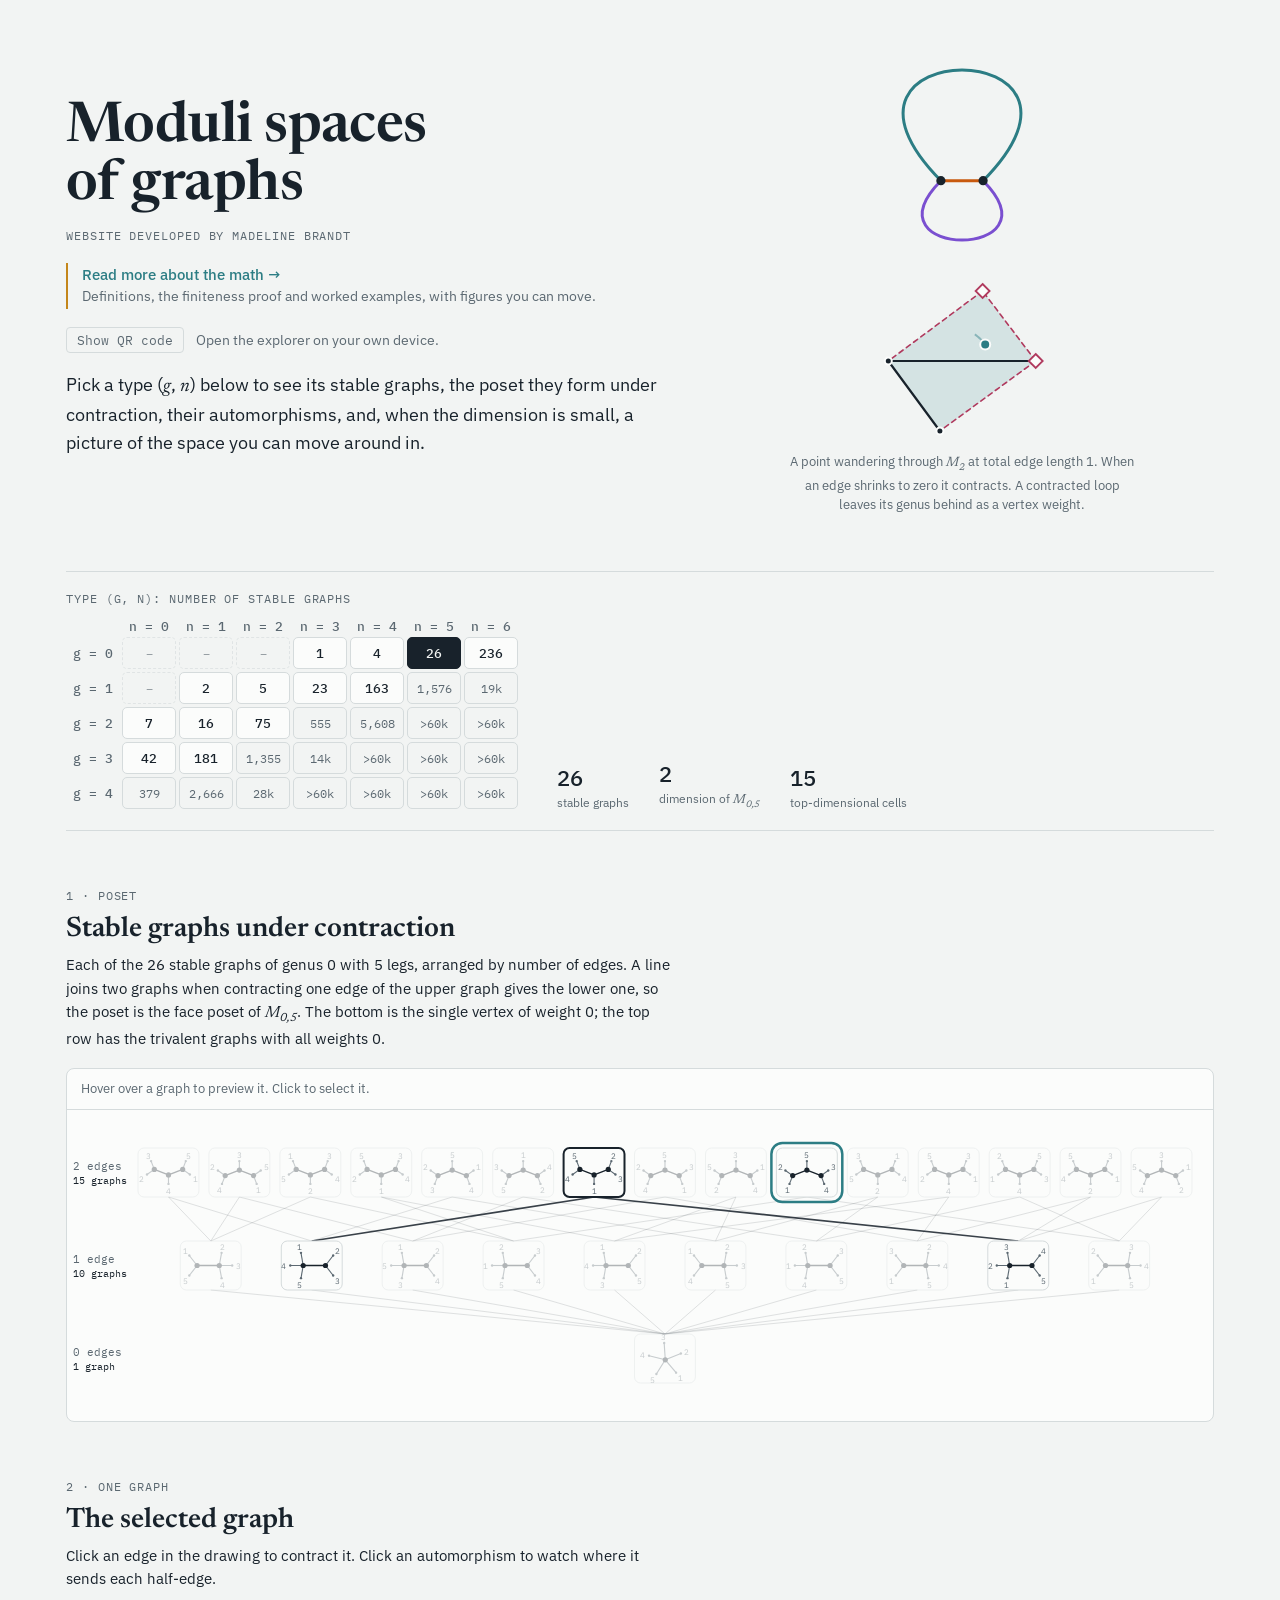
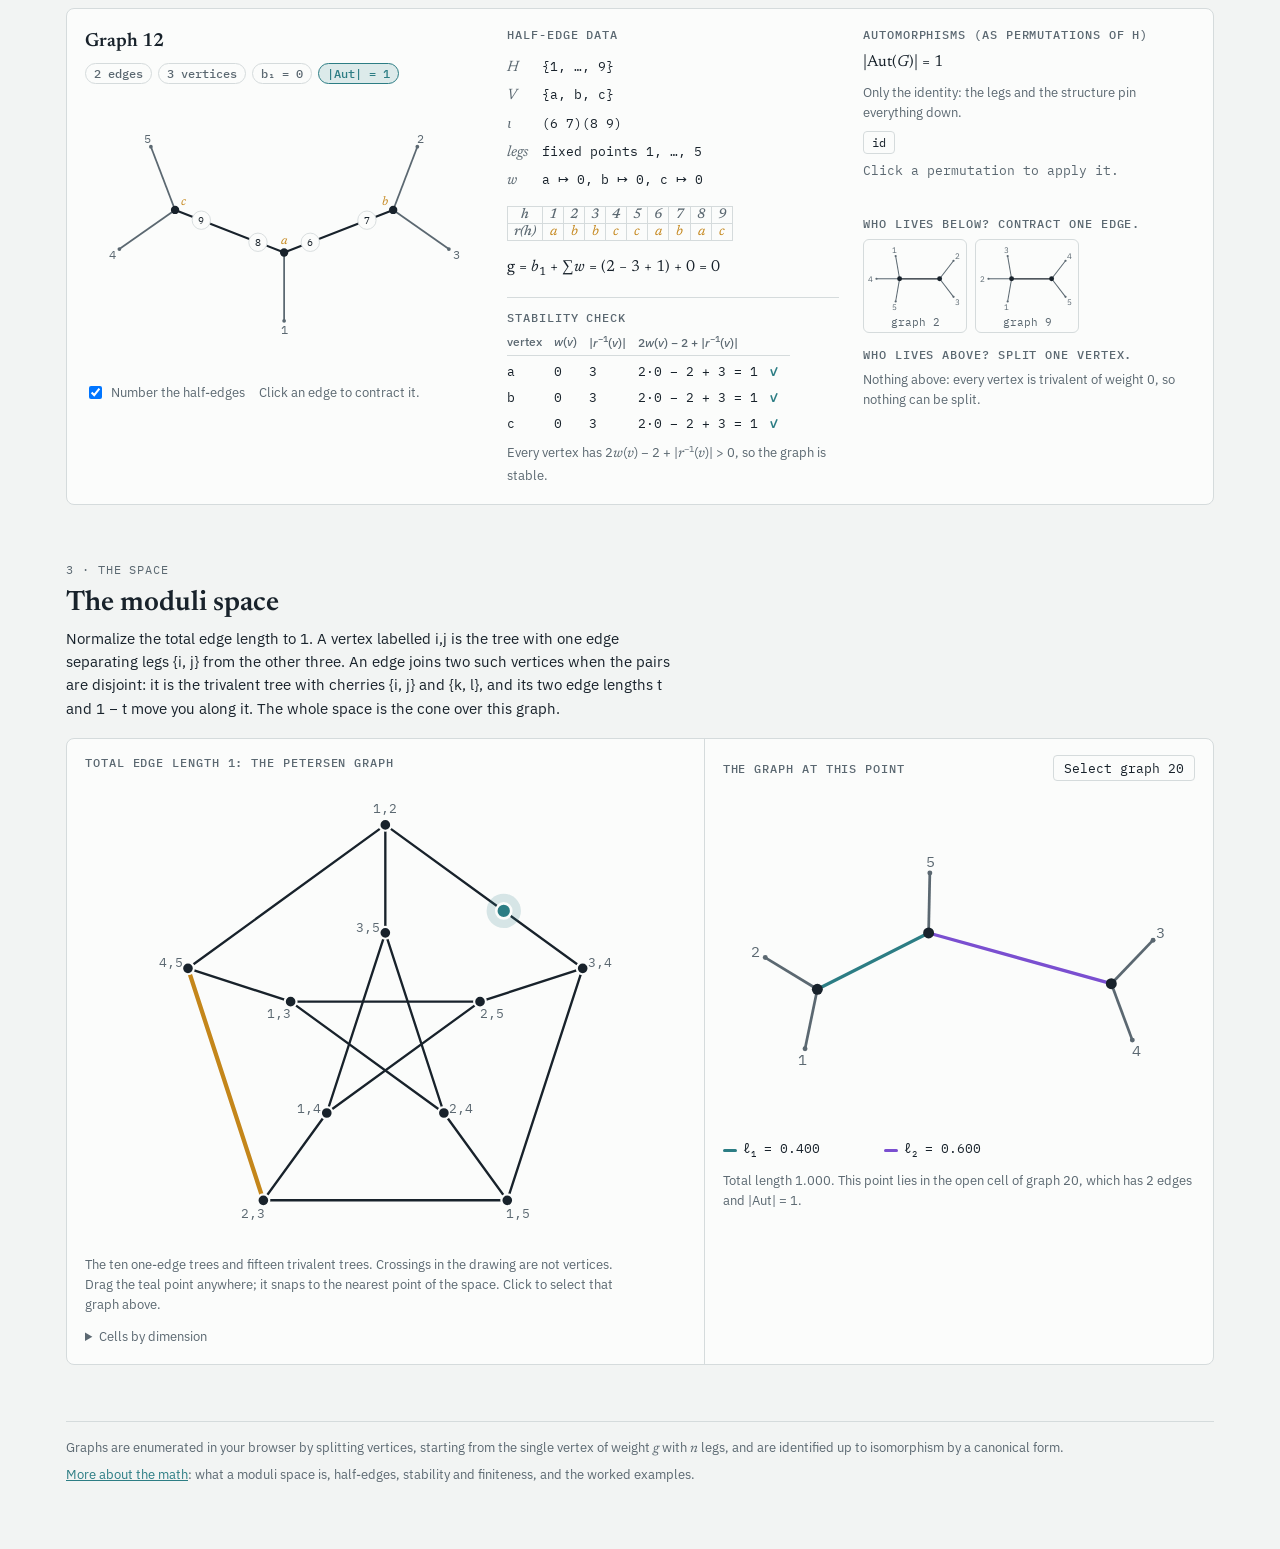
<file: index.html>
<!doctype html>
<html lang="en">
<head>
<meta charset="utf-8">
<meta name="viewport" content="width=device-width, initial-scale=1, viewport-fit=cover">
<title>Moduli Spaces of Graphs</title>
<meta name="claude:viewport-fit-sides" content="cover">
<meta name="description" content="Stable graphs of type (g, n), the poset of edge contractions, their automorphisms, and pictures of the moduli spaces of metric graphs for small g and n.">
<link rel="preconnect" href="https://fonts.googleapis.com">
<link rel="preconnect" href="https://fonts.gstatic.com" crossorigin>
<link rel="stylesheet" href="https://fonts.googleapis.com/css2?family=Newsreader:ital,opsz,wght@0,6..72,400;0,6..72,600;1,6..72,400&family=IBM+Plex+Sans:wght@400;500;600&family=IBM+Plex+Mono:wght@400;500&display=swap">
<link rel="stylesheet" href="style.css?v=12">
</head>
<body>
<div class="wrap">
  <header class="hero">
    <div class="hero-text">
      <h1>Moduli spaces of graphs</h1>
      <div class="eyebrow byline">Website developed by Madeline Brandt</div>
      <p class="to-notes"><a href="lecture.html">Read more about the math</a><span>Definitions, the finiteness proof and worked examples, with figures you can move.</span></p>
      <p class="qr-row"><button type="button" class="btn-quiet" id="qr-open">Show QR code</button><span>Open the explorer on your own device.</span></p>
      <p class="lede">Pick a type (<em class="m">g</em>, <em class="m">n</em>) below to see its stable graphs, the poset they form under contraction, their automorphisms, and, when the dimension is small, a picture of the space you can move around in.</p>
    </div>
    <figure class="hero-fig">
      <div class="hero-graph" id="hero-graph" aria-hidden="true"></div>
      <div class="hero-space" id="hero-space" aria-hidden="true"></div>
      <figcaption>A point wandering through <em class="m">M<sub>2</sub></em> at total edge length 1. When an edge shrinks to zero it contracts. A contracted loop leaves its genus behind as a vertex weight.</figcaption>
    </figure>
  </header>


  <div class="control">
    <div class="pick">
      <span class="eyebrow">Type (g, n): number of stable graphs</span>
      <div class="grid-wrap"><table class="picker" id="picker" aria-label="Choose g and n"></table></div>
    </div>
    <div class="stats" id="stats"></div>
  </div>

  <section aria-labelledby="poset-title">
    <div class="sec-head">
      <div class="eyebrow">1 · Poset</div>
      <h2 id="poset-title">Stable graphs under contraction</h2>
      <p id="poset-text"></p>
    </div>
    <div class="board">
      <div class="board-bar" id="board-bar"></div>
      <div class="board-body" id="board-body"></div>
      <div class="tip" id="tip" hidden></div>
    </div>
  </section>

  <section aria-labelledby="detail-title">
    <div class="sec-head">
      <div class="eyebrow">2 · One graph</div>
      <h2 id="detail-title">The selected graph</h2>
      <p>Click an edge in the drawing to contract it. Click an automorphism to watch where it sends each half-edge.</p>
    </div>
    <div class="detail" id="detail" aria-live="polite"></div>
  </section>

  <section aria-labelledby="space-title">
    <div class="sec-head">
      <div class="eyebrow">3 · The space</div>
      <h2 id="space-title">The moduli space</h2>
      <p id="space-text"></p>
    </div>
    <div class="space spc" id="space"></div>
  </section>


  <dialog class="qr-dialog" id="qr-dialog" aria-labelledby="qr-title">
    <h2 id="qr-title">Open the explorer on your phone</h2>
    <img src="qr-explorer.svg" alt="QR code linking to madeline-v-brandt.github.io/moduli-of-graphs">
    <p class="qr-url">madeline-v-brandt.github.io/moduli-of-graphs</p>
    <form method="dialog"><button class="btn-quiet">Close</button></form>
  </dialog>

  <footer>
    <div>Graphs are enumerated in your browser by splitting vertices, starting from the single vertex of weight <em class="m">g</em> with <em class="m">n</em> legs, and are identified up to isomorphism by a canonical form.</div>
    <div><a href="lecture.html">More about the math</a>: what a moduli space is, half-edges, stability and finiteness, and the worked examples.</div>
  </footer>
</div>
<script src="js/core.js?v=6"></script>
<script src="js/draw.js?v=11"></script>
<script src="js/spaces.js?v=8"></script>
<script src="js/spacepic.js?v=6"></script>
<script src="js/turntable.js?v=1"></script>
<script src="js/delta06.js?v=2"></script>
<script src="js/delta13.js?v=1"></script>
<script src="js/app.js?v=9"></script>
</body>
</html>
</file>
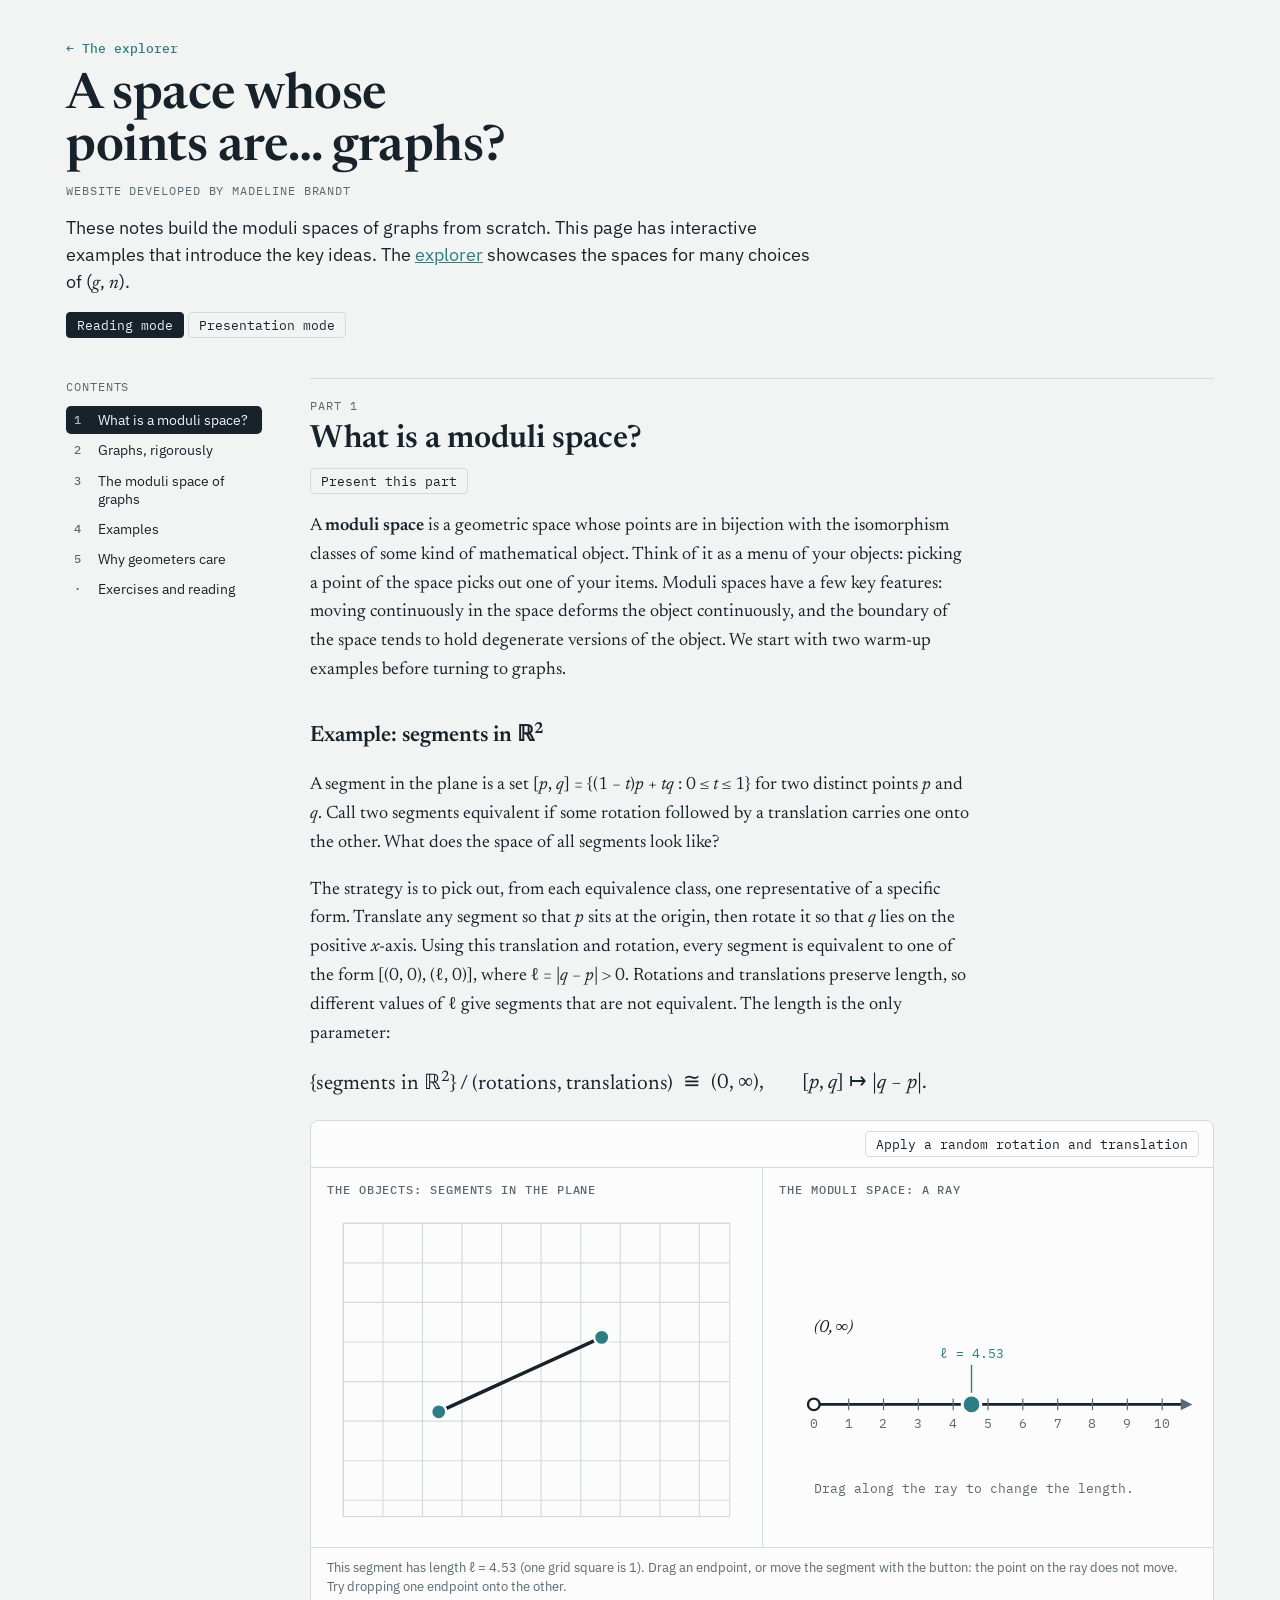
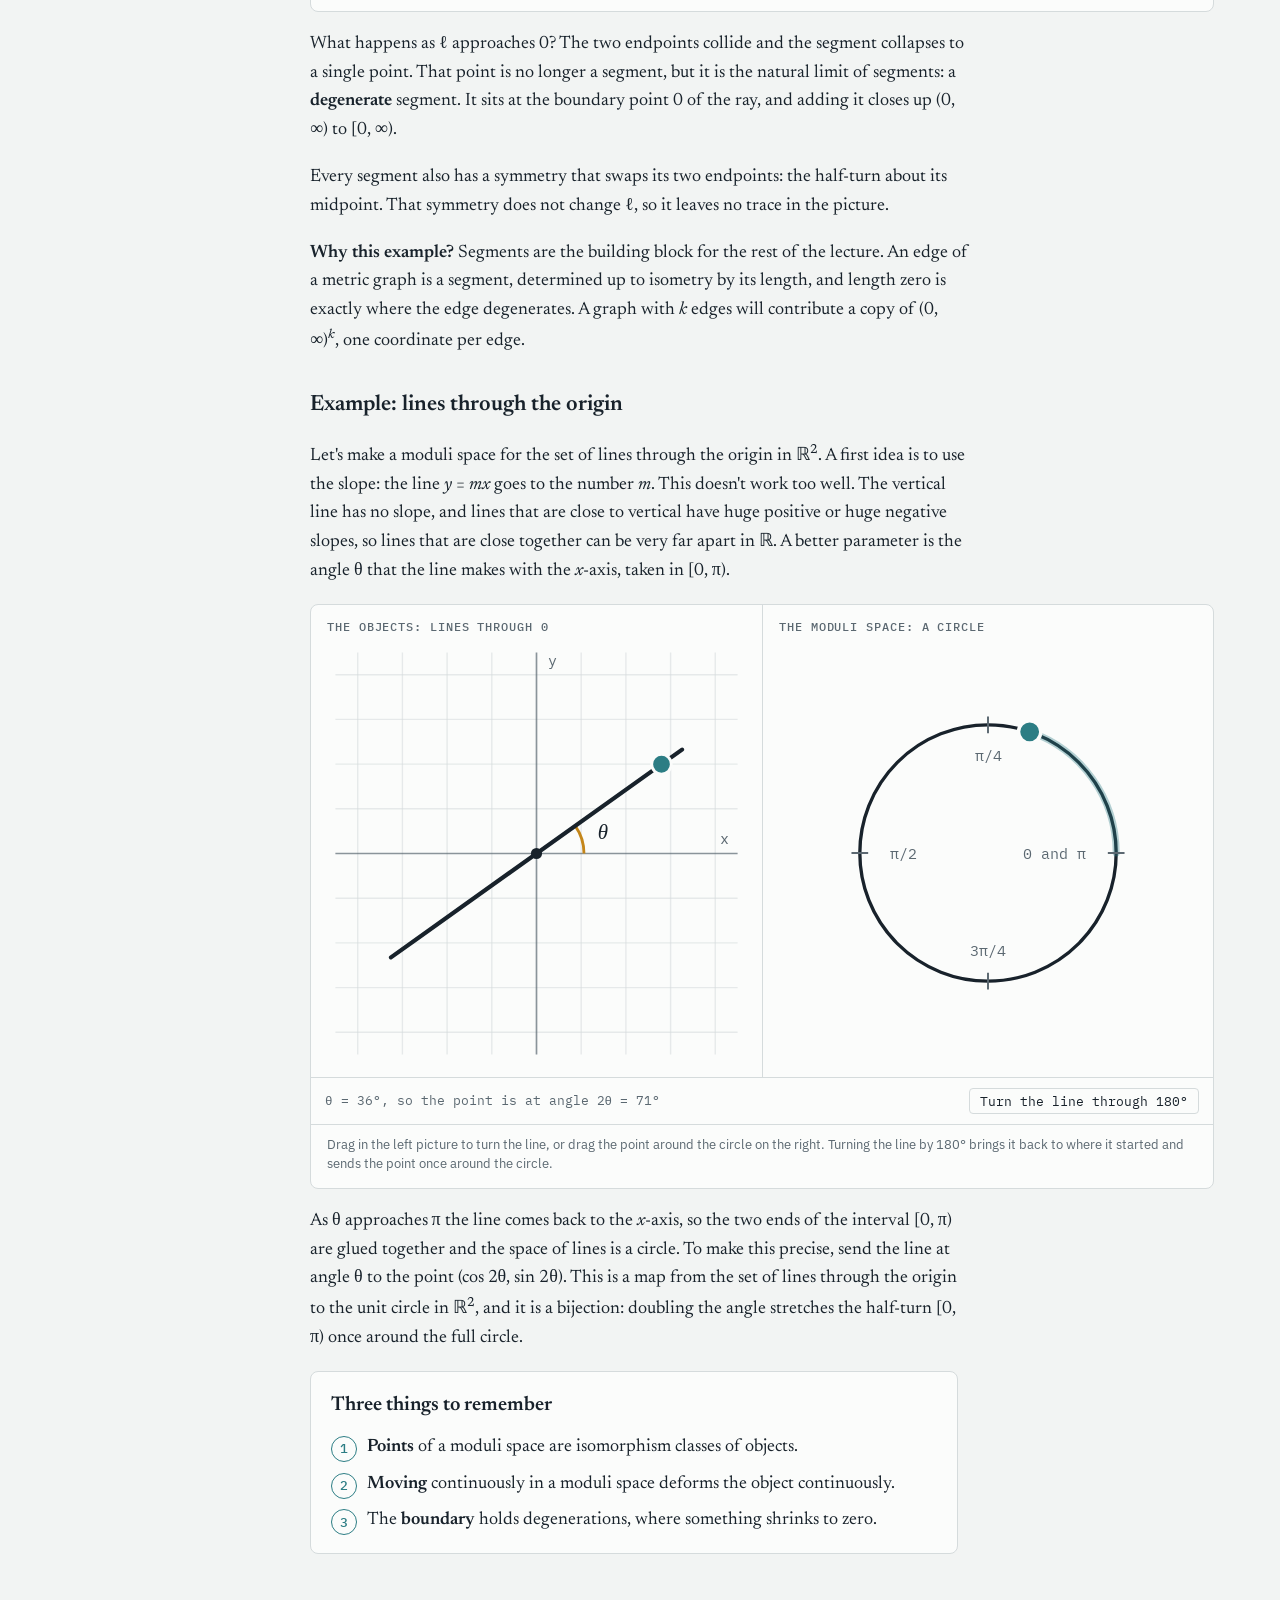
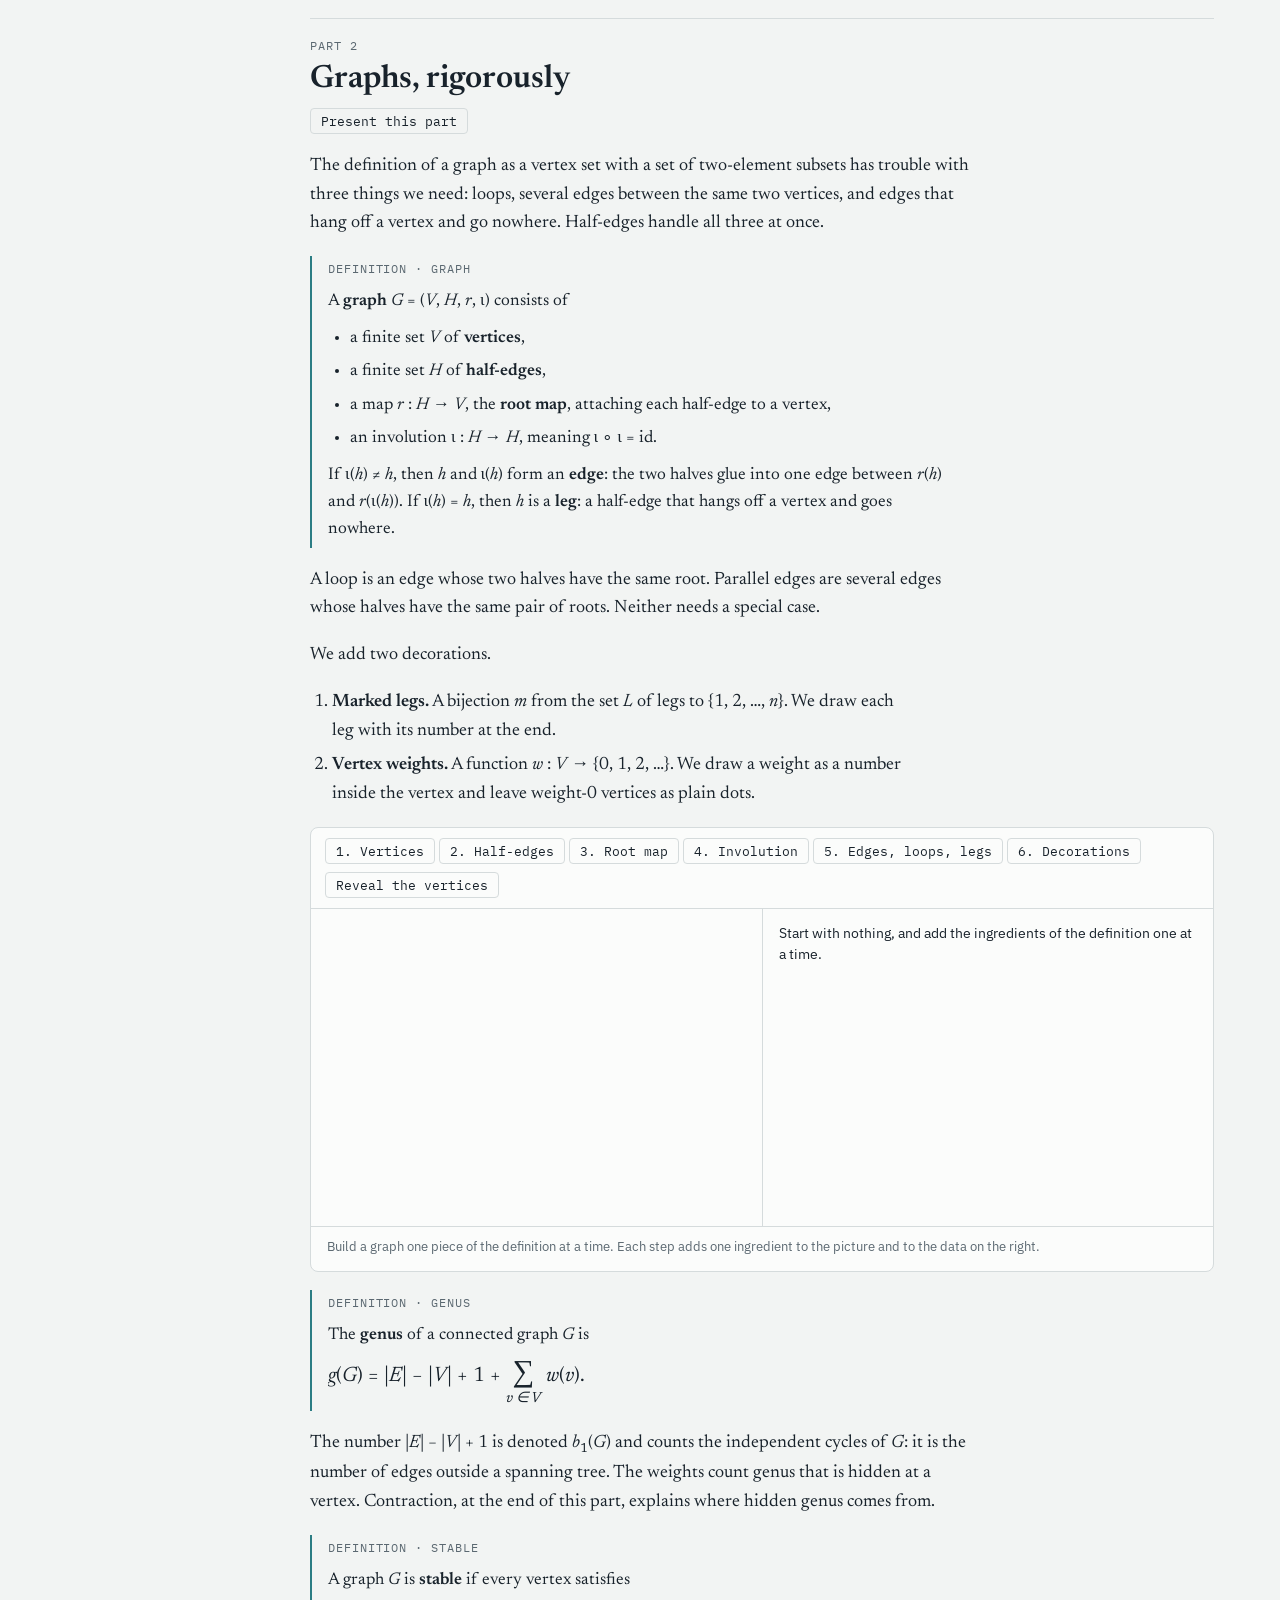
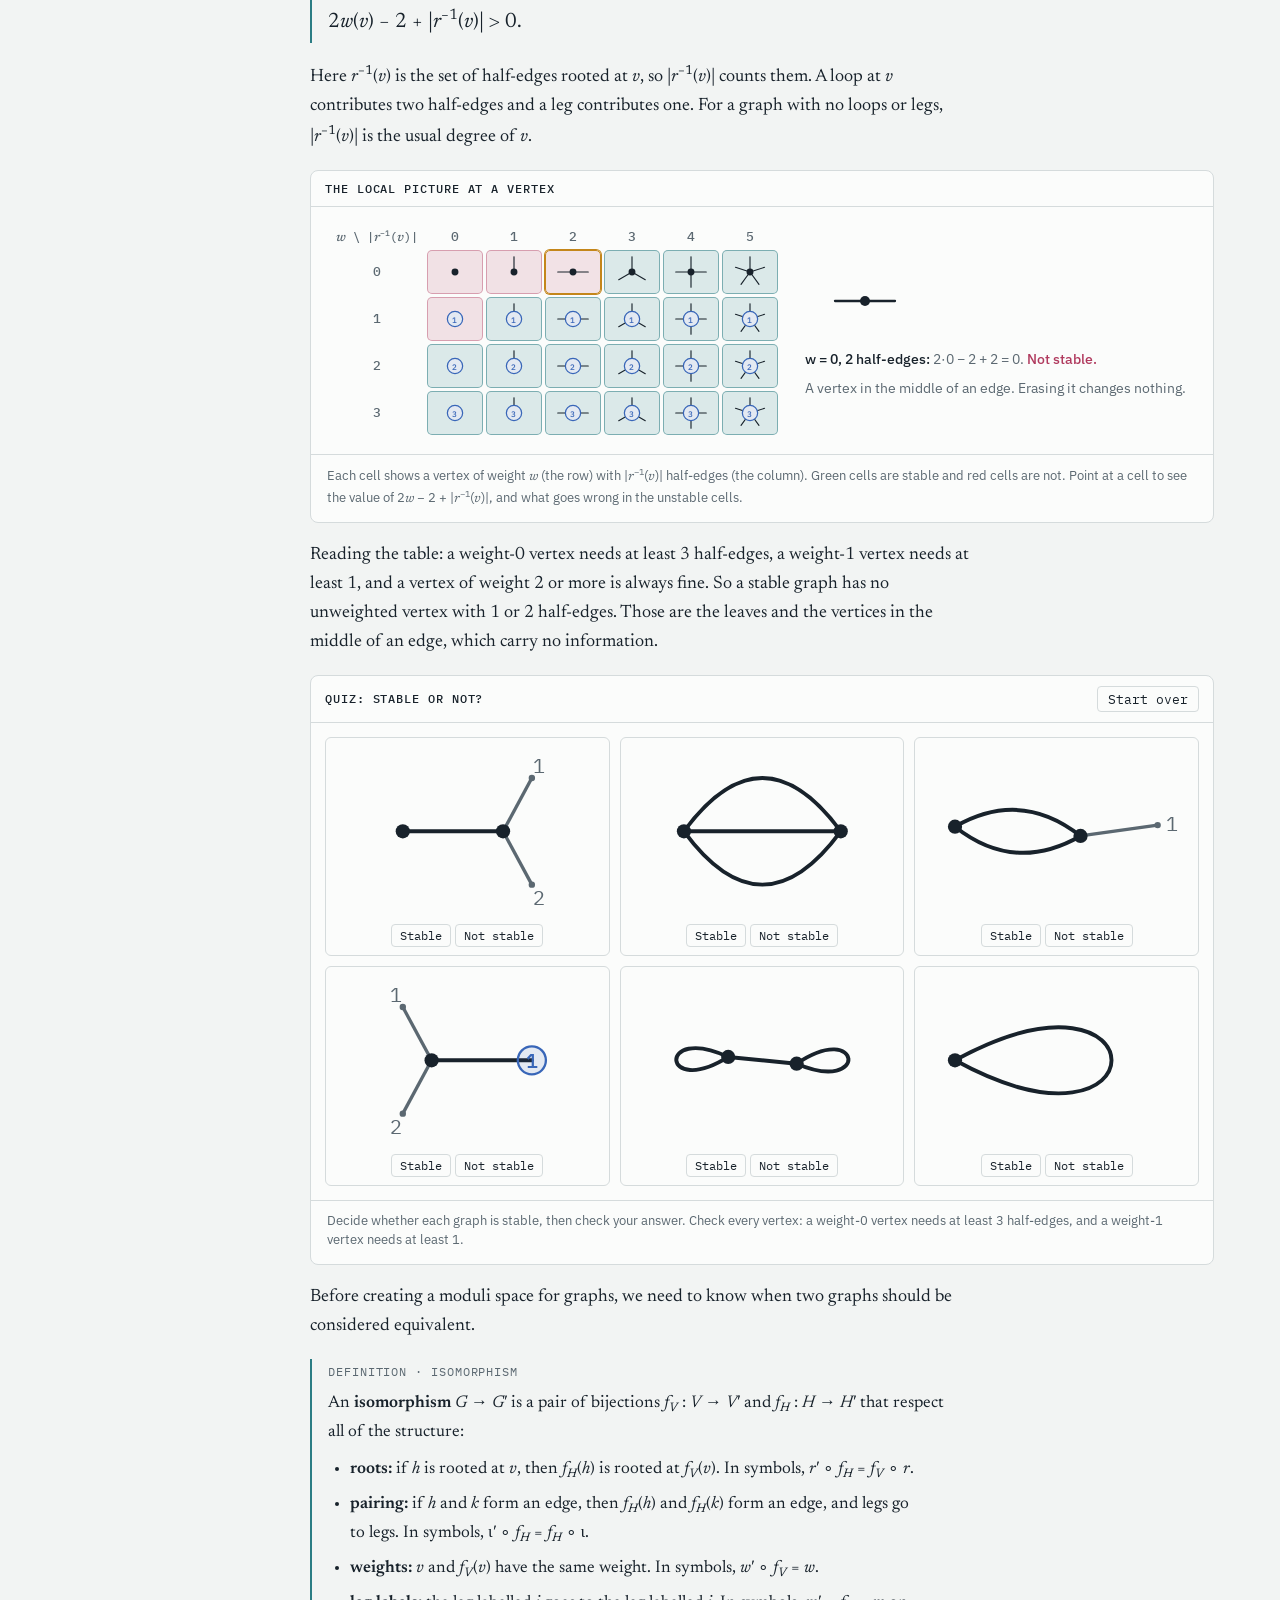
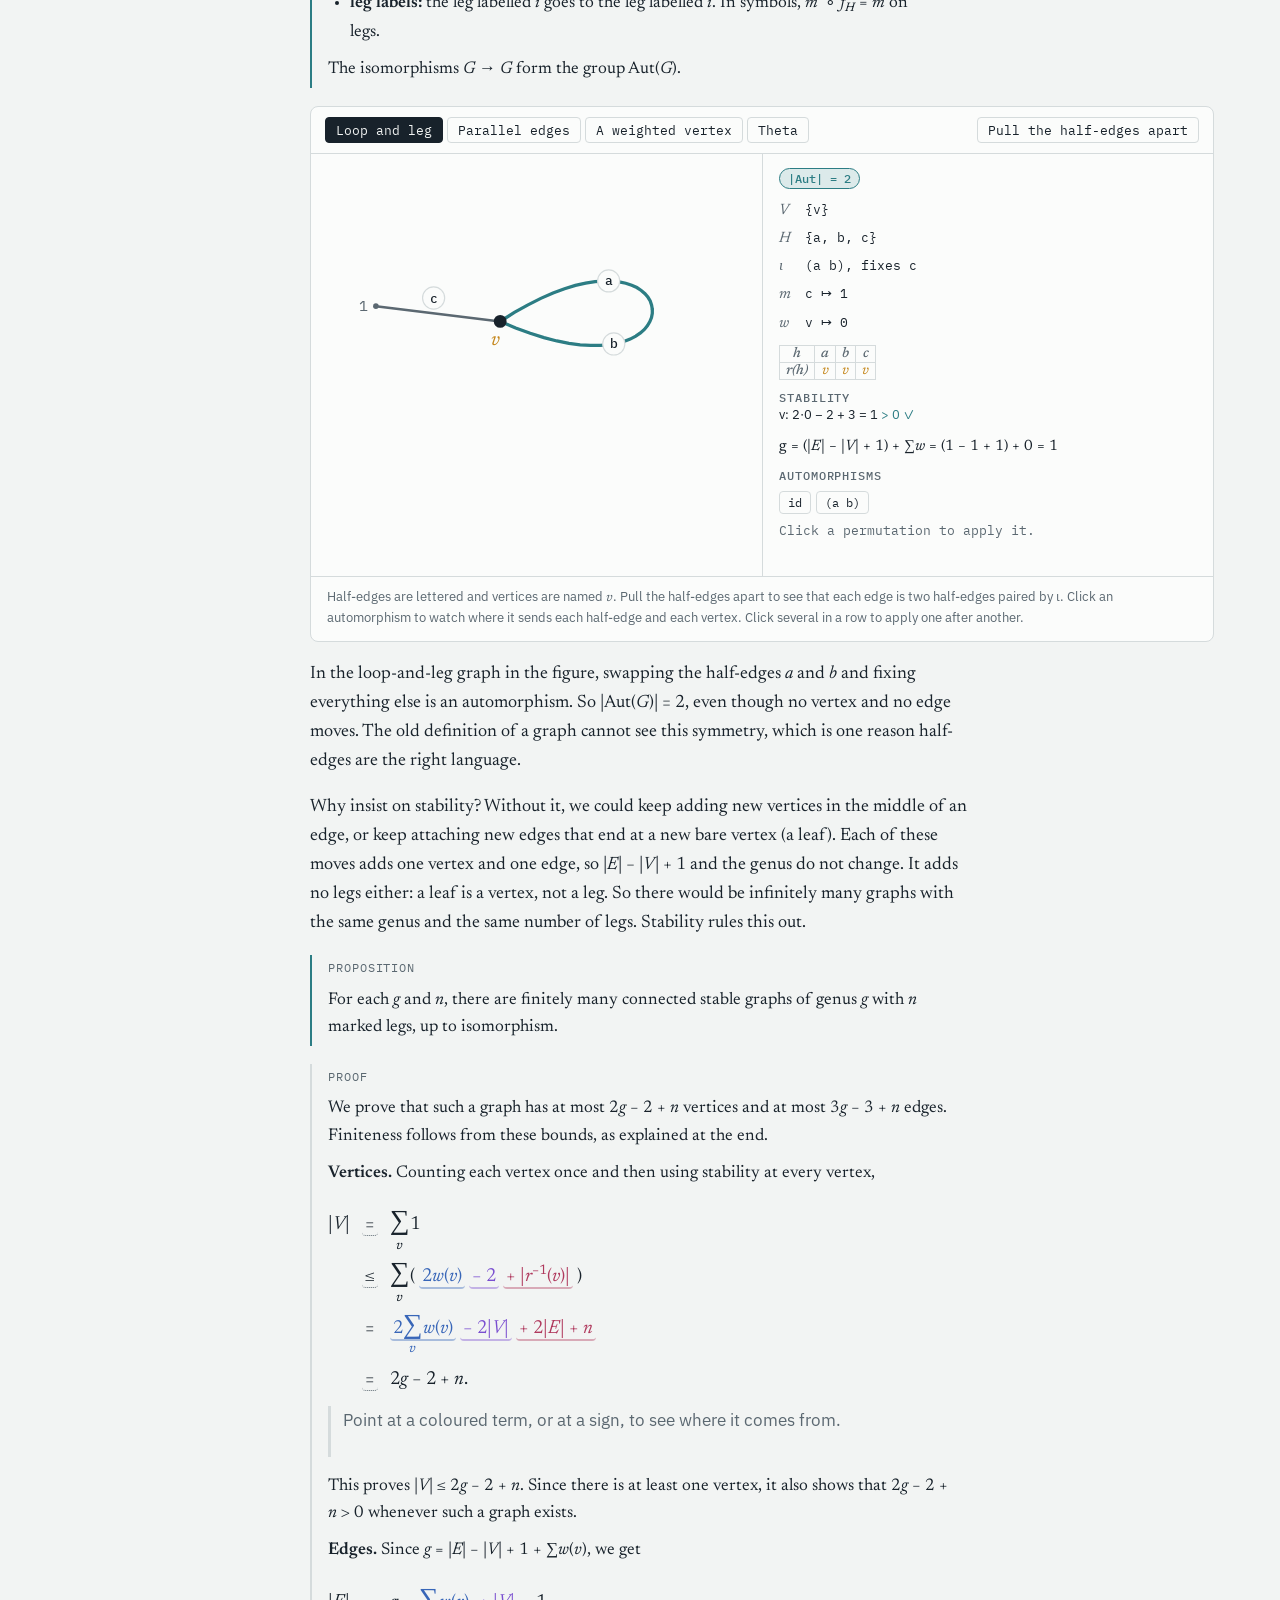
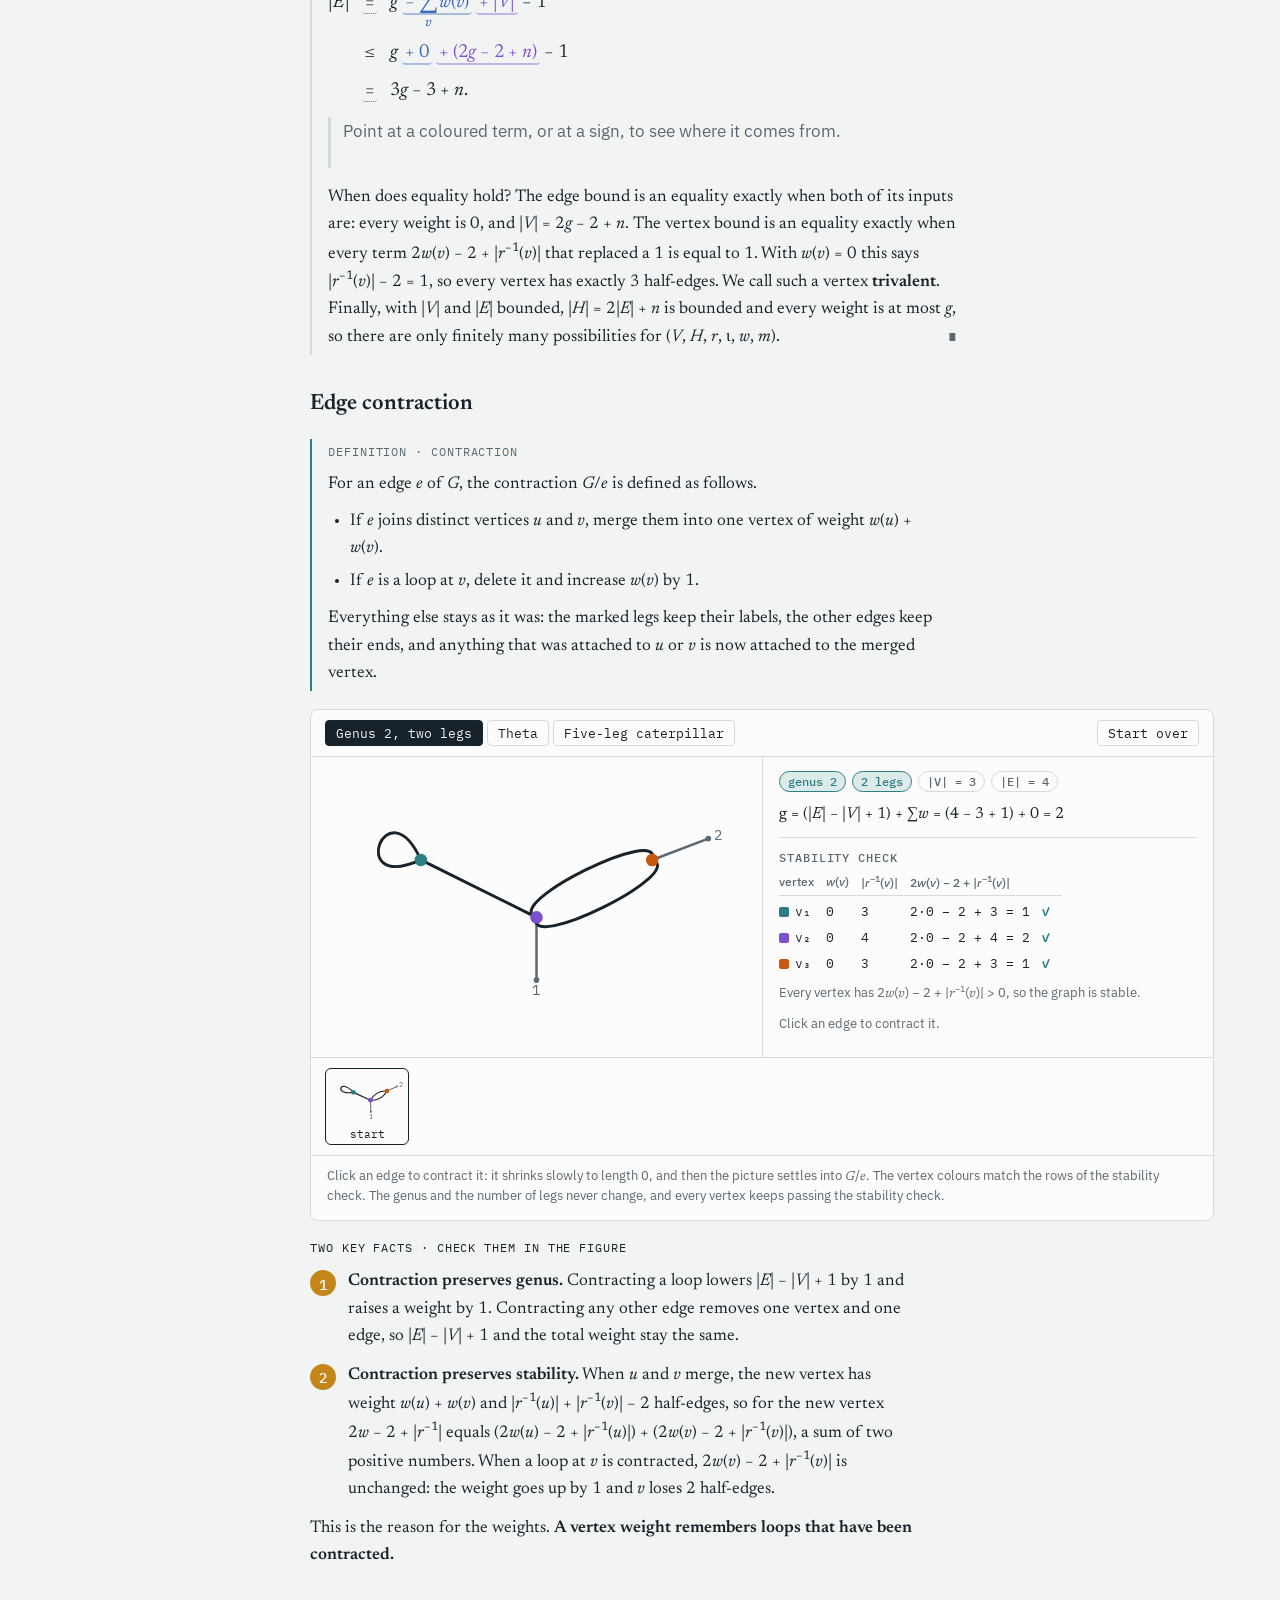
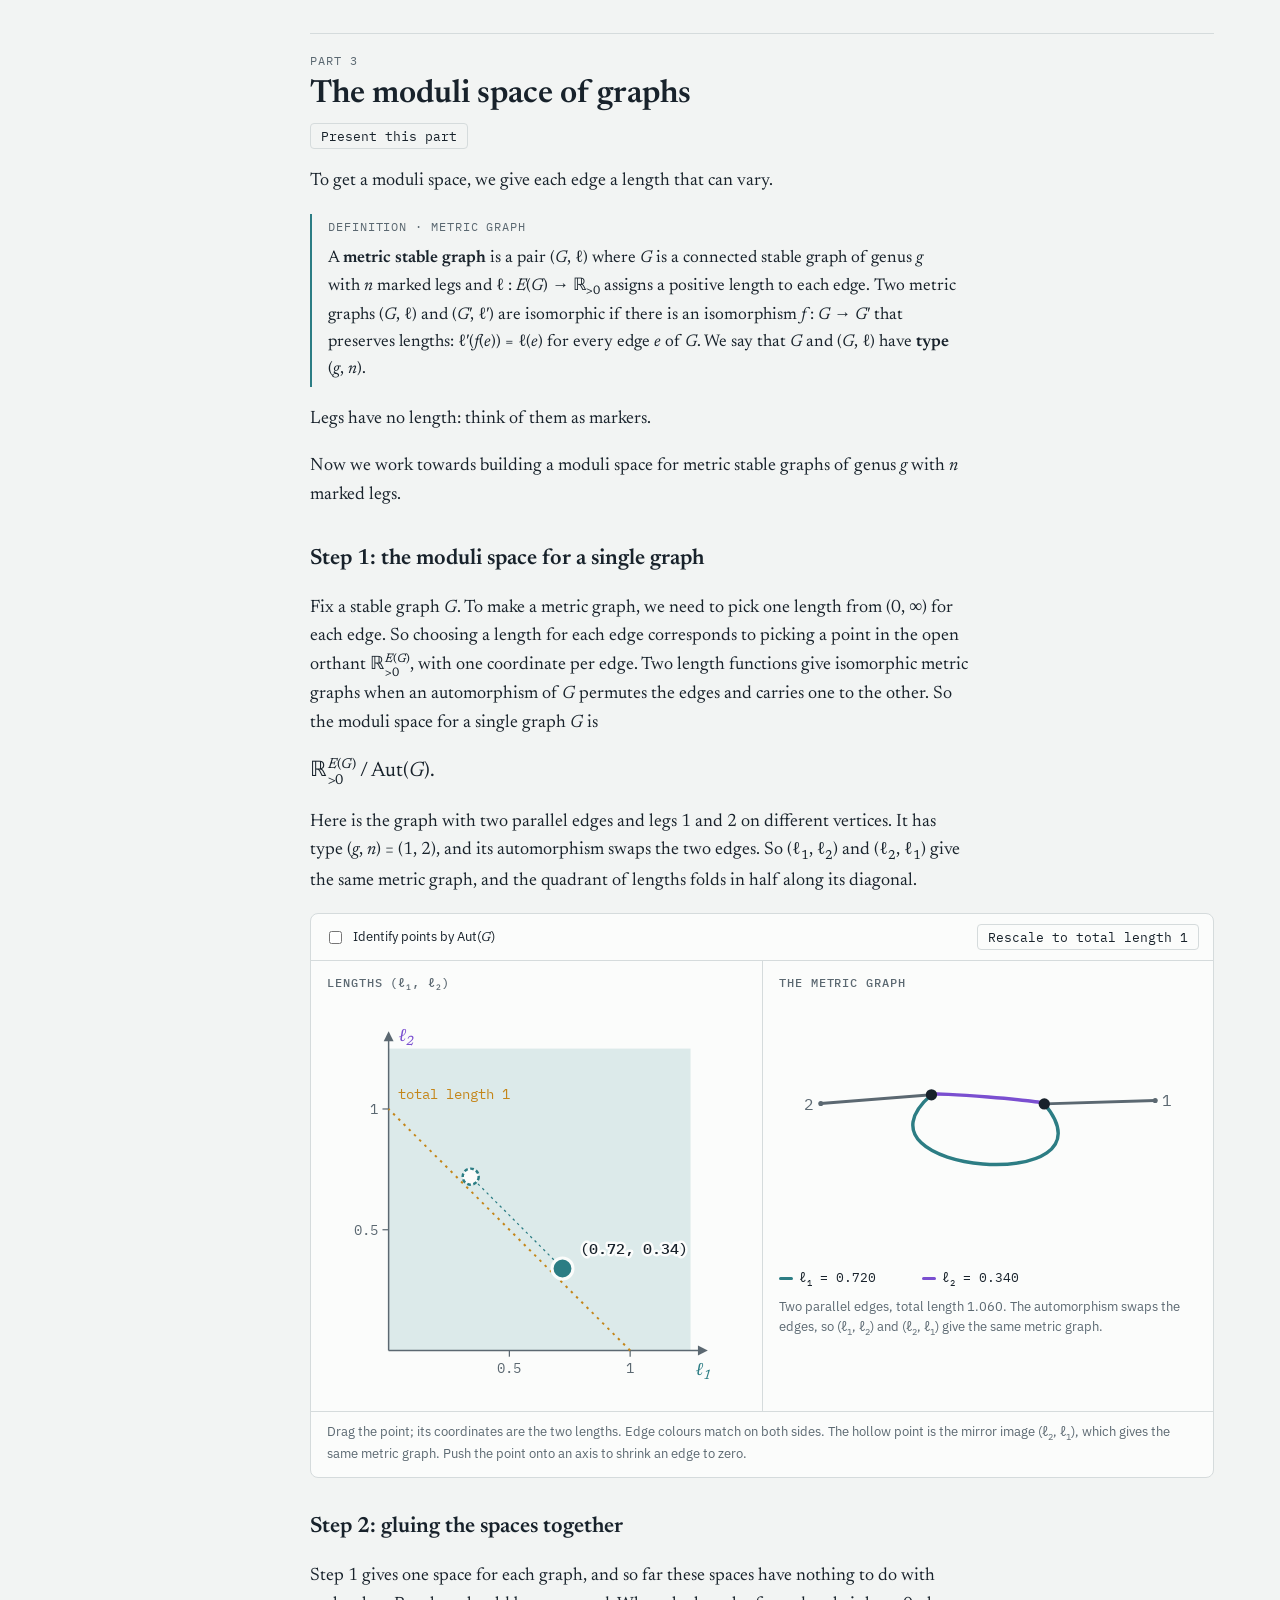
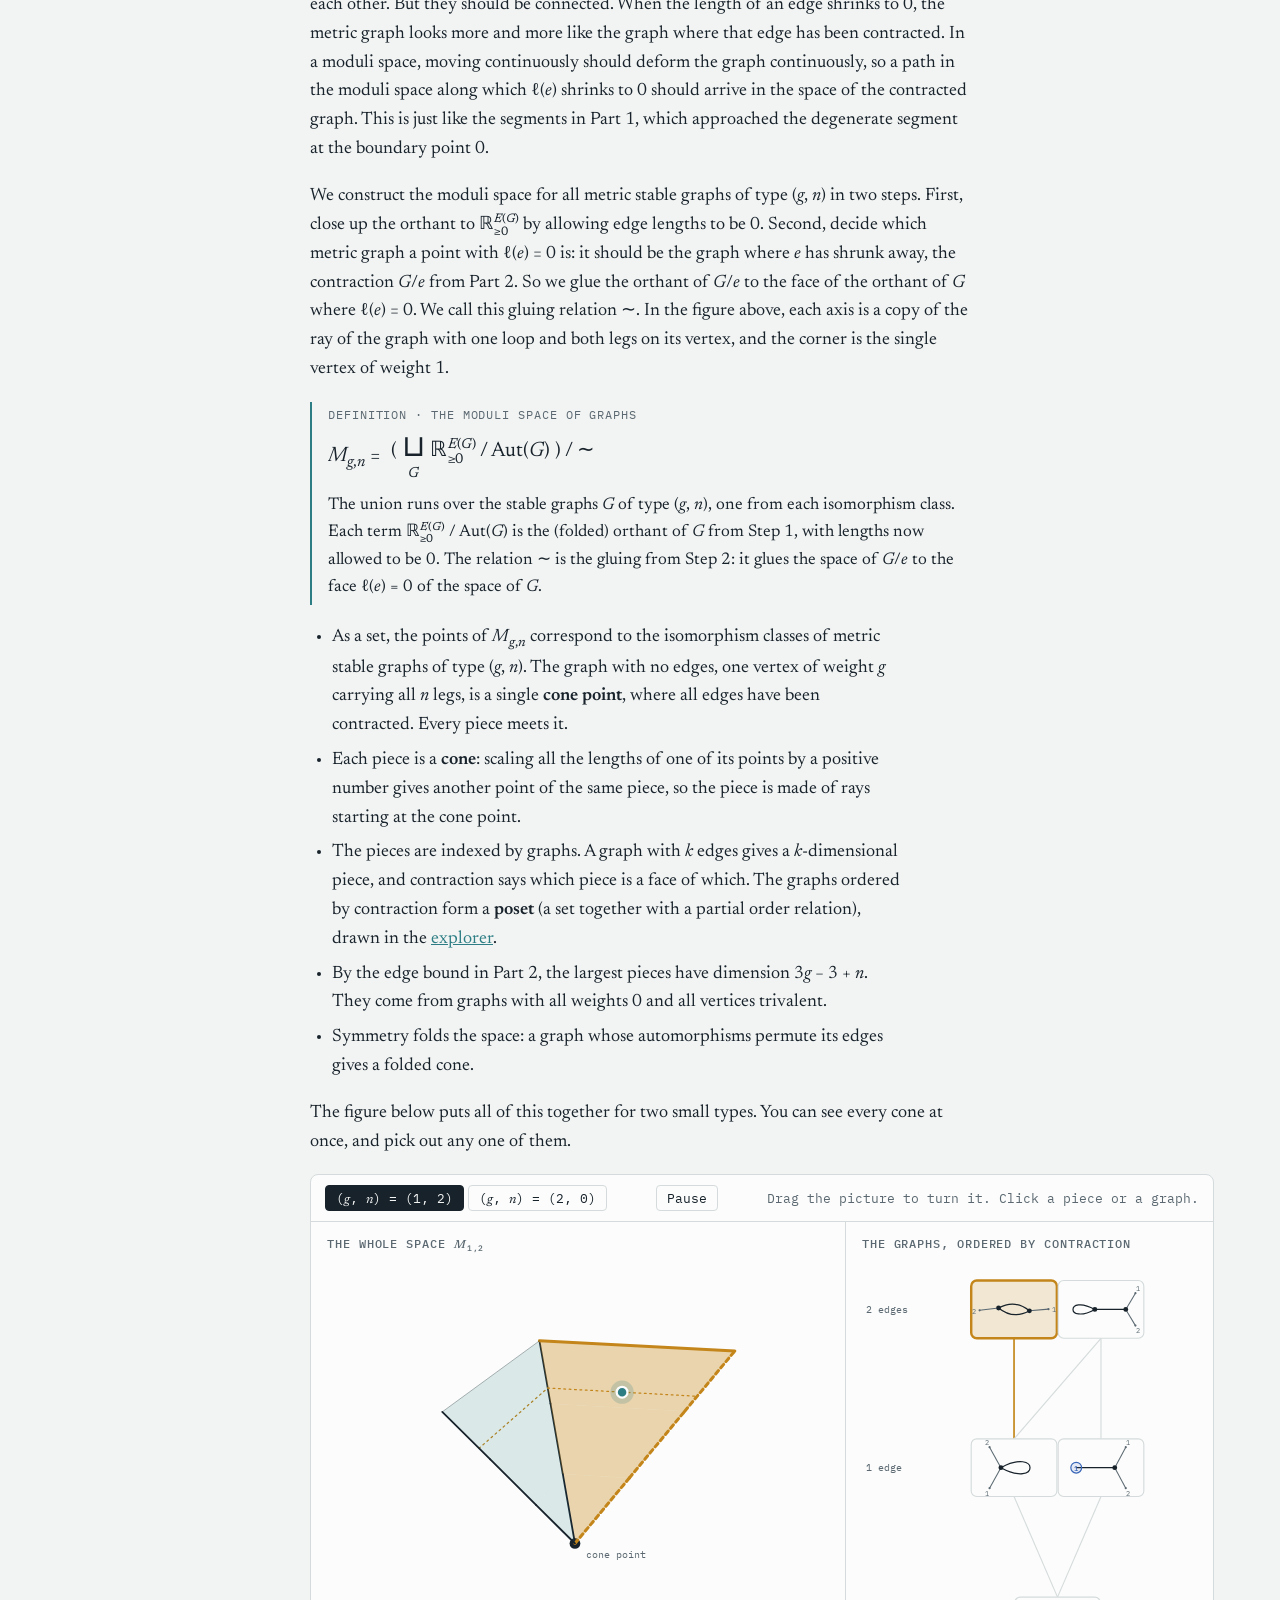
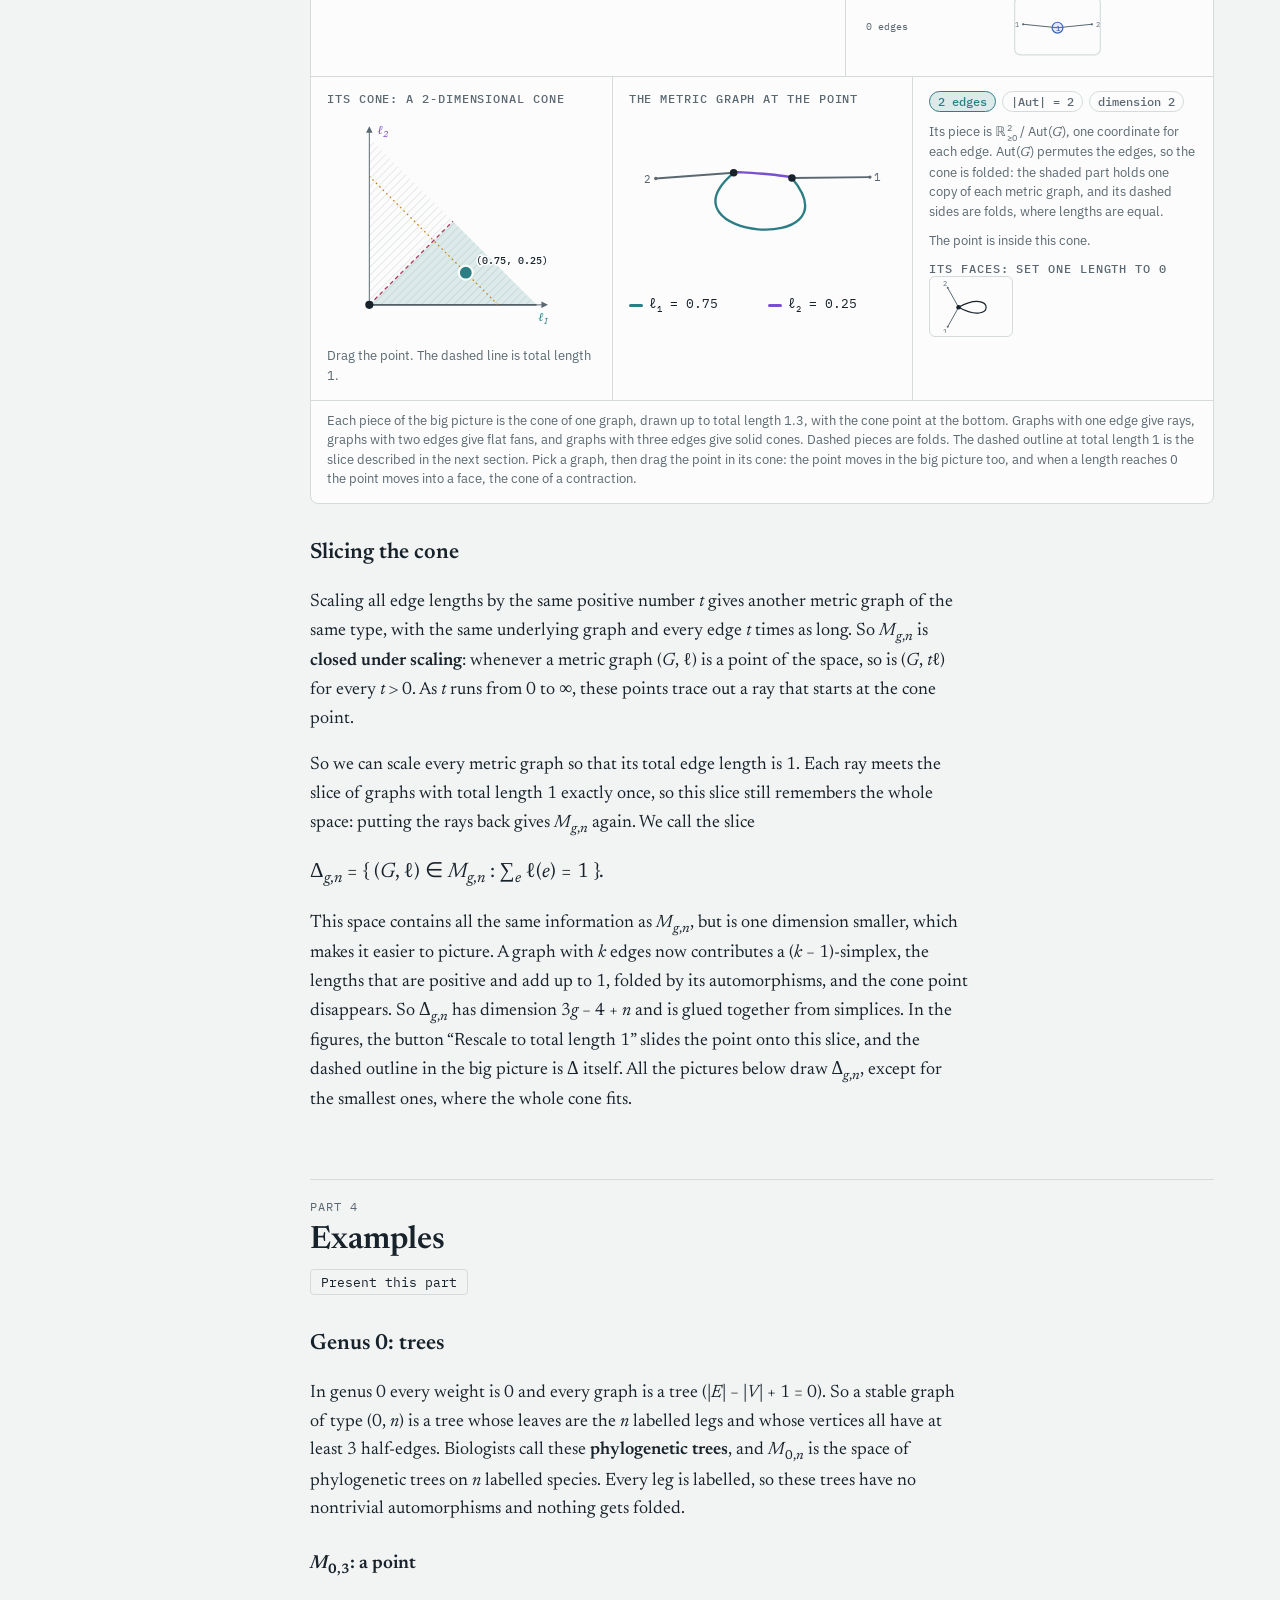
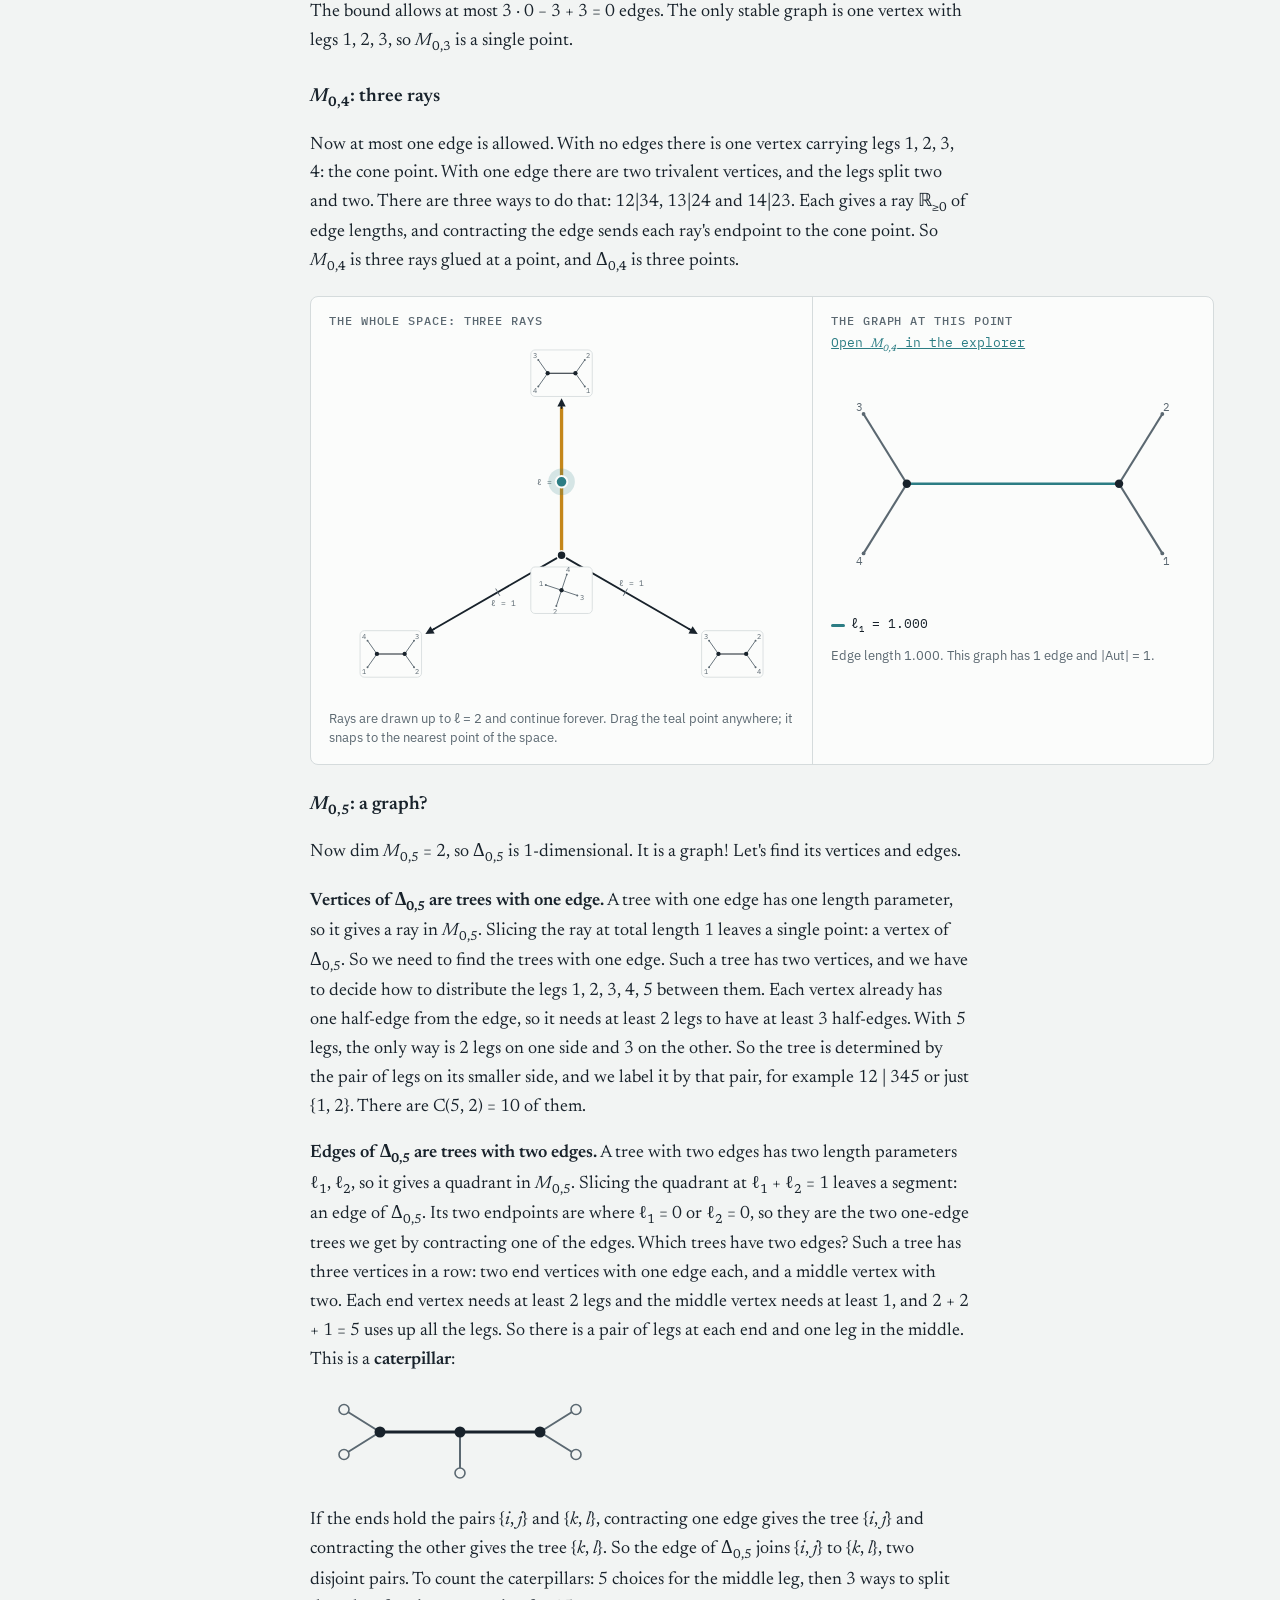
<file: lecture.html>
<!doctype html>
<html lang="en">
<head>
<meta charset="utf-8">
<meta name="viewport" content="width=device-width, initial-scale=1, viewport-fit=cover">
<title>Moduli Spaces of Graphs · Notes</title>
<meta name="claude:viewport-fit-sides" content="cover">
<meta name="description" content="Lecture notes: what a moduli space is, graphs via half-edges, stability and finiteness, the moduli space of metric graphs, and worked examples including the Petersen graph.">
<link rel="preconnect" href="https://fonts.googleapis.com">
<link rel="preconnect" href="https://fonts.gstatic.com" crossorigin>
<link rel="stylesheet" href="https://fonts.googleapis.com/css2?family=Newsreader:ital,opsz,wght@0,6..72,400;0,6..72,600;1,6..72,400&family=IBM+Plex+Sans:wght@400;500;600&family=IBM+Plex+Mono:wght@400;500&display=swap">
<link rel="stylesheet" href="style.css?v=12">
<link rel="stylesheet" href="lecture.css?v=17">
<link rel="stylesheet" href="deck.css?v=11">
</head>
<body>
<div class="wrap notes-wrap">
  <header class="notes-head">
    <a class="back" href="index.html">← The explorer</a>
    <h1>A space whose points are… graphs?</h1>
    <div class="eyebrow byline">Website developed by Madeline Brandt</div>
    <p class="lede">These notes build the moduli spaces of graphs from scratch. This page has interactive examples that introduce the key ideas. The <a href="index.html">explorer</a> showcases the spaces for many choices of (<em class="m">g</em>, <em class="m">n</em>).</p>
    <div class="mode-switch seg-ctl" role="group" aria-label="View">
      <button type="button" class="segbtn" id="mode-read" aria-pressed="true">Reading mode</button>
      <button type="button" class="segbtn" id="mode-present" aria-pressed="false">Presentation mode</button>
    </div>
  </header>

  <div class="notes">
    <nav class="toc" aria-label="Contents">
      <div class="eyebrow">Contents</div>
      <ol>
        <li><a href="#part1"><span>1</span>What is a moduli space?</a></li>
        <li><a href="#part2"><span>2</span>Graphs, rigorously</a></li>
        <li><a href="#part3"><span>3</span>The moduli space of graphs</a></li>
        <li><a href="#part4"><span>4</span>Examples</a></li>
        <li><a href="#part5"><span>5</span>Why geometers care</a></li>
        <li><a href="#exercises"><span>·</span>Exercises and reading</a></li>
      </ol>
    </nav>

    <article class="prose">

      <!-- ================= PART 1 ================= -->
      <section id="part1" class="part" aria-labelledby="h-part1">
        <div class="part-head"><div class="eyebrow">Part 1</div><h2 id="h-part1">What is a moduli space?</h2></div>
        <p>A <b>moduli space</b> is a geometric space whose points are in bijection with the isomorphism classes of some kind of mathematical object. Think of it as a menu of your objects: picking a point of the space picks out one of your items. Moduli spaces have a few key features: moving continuously in the space deforms the object continuously, and the boundary of the space tends to hold degenerate versions of the object. We start with two warm-up examples before turning to graphs.</p>

        <h3>Example: segments in ℝ<sup>2</sup></h3>
        <p>A segment in the plane is a set [<em class="m">p</em>, <em class="m">q</em>] = {(1 − <em class="m">t</em>)<em class="m">p</em> + <em class="m">tq</em> : 0 ≤ <em class="m">t</em> ≤ 1} for two distinct points <em class="m">p</em> and <em class="m">q</em>. Call two segments equivalent if some rotation followed by a translation carries one onto the other. What does the space of all segments look like?</p>
        <p>The strategy is to pick out, from each equivalence class, one representative of a specific form. Translate any segment so that <em class="m">p</em> sits at the origin, then rotate it so that <em class="m">q</em> lies on the positive <em class="m">x</em>-axis. Using this translation and rotation, every segment is equivalent to one of the form [(0, 0), (ℓ, 0)], where ℓ = |<em class="m">q</em> − <em class="m">p</em>| &gt; 0. Rotations and translations preserve length, so different values of ℓ give segments that are not equivalent. The length is the only parameter:</p>
        <div class="display">
          <span>{segments in ℝ<sup>2</sup>} / (rotations, translations)</span><span>≅</span><span>(0, ∞),</span>
          <span class="gap"></span><span>[<i>p</i>, <i>q</i>] ↦ |<i>q</i> − <i>p</i>|.</span>
        </div>

        <figure class="fig" id="w-seg">
          <div class="fig-bar end-top">
            <button type="button" class="btn-quiet" id="seg-move">Apply a random rotation and translation</button>
          </div>
          <div class="fig-pair">
            <div><h4>The objects: segments in the plane</h4><svg id="seg-plane" class="drag-svg" viewBox="0 0 360 280" role="application" aria-label="A segment in the plane. Drag an endpoint."></svg></div>
            <div><h4>The moduli space: a ray</h4><svg id="seg-space" class="drag-svg" viewBox="0 0 360 280" role="application" aria-label="The moduli space of segments: a ray. Drag the point."></svg></div>
          </div>
          <figcaption class="fig-cap" id="seg-cap"></figcaption>
        </figure>

        <p>What happens as ℓ approaches 0? The two endpoints collide and the segment collapses to a single point. That point is no longer a segment, but it is the natural limit of segments: a <b>degenerate</b> segment. It sits at the boundary point 0 of the ray, and adding it closes up (0, ∞) to [0, ∞).</p>
        <p>Every segment also has a symmetry that swaps its two endpoints: the half-turn about its midpoint. That symmetry does not change ℓ, so it leaves no trace in the picture.</p>
        <p><b>Why this example?</b> Segments are the building block for the rest of the lecture. An edge of a metric graph is a segment, determined up to isometry by its length, and length zero is exactly where the edge degenerates. A graph with <em class="m">k</em> edges will contribute a copy of (0, ∞)<sup><em class="m">k</em></sup>, one coordinate per edge.</p>

        <h3>Example: lines through the origin</h3>
        <p>Let's make a moduli space for the set of lines through the origin in ℝ<sup>2</sup>. A first idea is to use the slope: the line <em class="m">y</em> = <em class="m">mx</em> goes to the number <em class="m">m</em>. This doesn't work too well. The vertical line has no slope, and lines that are close to vertical have huge positive or huge negative slopes, so lines that are close together can be very far apart in ℝ. A better parameter is the angle θ that the line makes with the <em class="m">x</em>-axis, taken in [0, π).</p>

        <figure class="fig" id="w-lines">
          <div class="fig-pair">
            <div><h4>The objects: lines through 0</h4><svg id="lines-plane" class="drag-svg" viewBox="0 0 300 300" role="slider" tabindex="0" aria-label="A line through the origin. Drag to rotate it, or use the arrow keys." aria-valuemin="0" aria-valuemax="180"></svg></div>
            <div><h4>The moduli space: a circle</h4><svg id="lines-space" class="drag-svg" viewBox="0 0 300 300" role="slider" tabindex="0" aria-label="The circle of lines. Drag the point around the circle, or use the arrow keys." aria-valuemin="0" aria-valuemax="360"></svg></div>
          </div>
          <div class="fig-bar end"><span class="fig-read" id="lines-read"></span><button type="button" class="btn-quiet" id="lines-spin">Turn the line through 180°</button></div>
          <figcaption class="fig-cap">Drag in the left picture to turn the line, or drag the point around the circle on the right. Turning the line by 180° brings it back to where it started and sends the point once around the circle.</figcaption>
        </figure>

        <p>As θ approaches π the line comes back to the <em class="m">x</em>-axis, so the two ends of the interval [0, π) are glued together and the space of lines is a circle. To make this precise, send the line at angle θ to the point (cos 2θ, sin 2θ). This is a map from the set of lines through the origin to the unit circle in ℝ<sup>2</sup>, and it is a bijection: doubling the angle stretches the half-turn [0, π) once around the full circle.</p>

        <div class="board4" aria-labelledby="h-four">
          <h3 id="h-four">Three things to remember</h3>
          <ol>
            <li><b>Points</b> of a moduli space are isomorphism classes of objects.</li>
            <li><b>Moving</b> continuously in a moduli space deforms the object continuously.</li>
            <li>The <b>boundary</b> holds degenerations, where something shrinks to zero.</li>
          </ol>
        </div>
      </section>

      <!-- ================= PART 2 ================= -->
      <section id="part2" class="part" aria-labelledby="h-part2">
        <div class="part-head"><div class="eyebrow">Part 2</div><h2 id="h-part2">Graphs, rigorously</h2></div>
        <p>The definition of a graph as a vertex set with a set of two-element subsets has trouble with three things we need: loops, several edges between the same two vertices, and edges that hang off a vertex and go nowhere. Half-edges handle all three at once.</p>

        <div class="theorem">
          <div class="eyebrow">Definition · graph</div>
          <p>A <b>graph</b> <em class="m">G</em> = (<em class="m">V</em>, <em class="m">H</em>, <em class="m">r</em>, ι) consists of</p>
          <ul>
            <li>a finite set <em class="m">V</em> of <b>vertices</b>,</li>
            <li>a finite set <em class="m">H</em> of <b>half-edges</b>,</li>
            <li>a map <em class="m">r</em> : <em class="m">H</em> → <em class="m">V</em>, the <b>root map</b>, attaching each half-edge to a vertex,</li>
            <li>an involution ι : <em class="m">H</em> → <em class="m">H</em>, meaning ι ∘ ι = id.</li>
          </ul>
          <p>If ι(<em class="m">h</em>) ≠ <em class="m">h</em>, then <em class="m">h</em> and ι(<em class="m">h</em>) form an <b>edge</b>: the two halves glue into one edge between <em class="m">r</em>(<em class="m">h</em>) and <em class="m">r</em>(ι(<em class="m">h</em>)). If ι(<em class="m">h</em>) = <em class="m">h</em>, then <em class="m">h</em> is a <b>leg</b>: a half-edge that hangs off a vertex and goes nowhere.</p>
        </div>
        <p>A loop is an edge whose two halves have the same root. Parallel edges are several edges whose halves have the same pair of roots. Neither needs a special case.</p>
        <p>We add two decorations.</p>
        <ol class="plain">
          <li><b>Marked legs.</b> A bijection <em class="m">m</em> from the set <em class="m">L</em> of legs to {1, 2, …, <em class="m">n</em>}. We draw each leg with its number at the end.</li>
          <li><b>Vertex weights.</b> A function <em class="m">w</em> : <em class="m">V</em> → {0, 1, 2, …}. We draw a weight as a number inside the vertex and leave weight-0 vertices as plain dots.</li>
        </ol>

        <figure class="fig" id="w-build">
          <div class="fig-bar">
            <div class="seg-ctl" role="group" aria-label="Steps" id="build-steps"></div>
            <button type="button" class="btn-quiet" id="build-next">Reveal the vertices</button>
          </div>
          <div class="fig-pair build">
            <div><svg id="build-svg" viewBox="0 0 420 290" role="img" aria-label="A graph built one piece at a time"></svg></div>
            <div class="build-data" id="build-data" aria-live="polite"></div>
          </div>
          <figcaption class="fig-cap">Build a graph one piece of the definition at a time. Each step adds one ingredient to the picture and to the data on the right.</figcaption>
        </figure>

        <div class="theorem">
          <div class="eyebrow">Definition · genus</div>
          <p>The <b>genus</b> of a connected graph <em class="m">G</em> is</p>
          <div class="display"><span><i>g</i>(<i>G</i>) = |<i>E</i>| − |<i>V</i>| + 1 + <span class="bigop">∑<small>v ∈ V</small></span> <i>w</i>(<i>v</i>).</span></div>
        </div>
        <p>The number |<em class="m">E</em>| − |<em class="m">V</em>| + 1 is denoted <em class="m">b</em><sub>1</sub>(<em class="m">G</em>) and counts the independent cycles of <em class="m">G</em>: it is the number of edges outside a spanning tree. The weights count genus that is hidden at a vertex. Contraction, at the end of this part, explains where hidden genus comes from.</p>

        <div class="theorem">
          <div class="eyebrow">Definition · stable</div>
          <p>A graph <em class="m">G</em> is <b>stable</b> if every vertex satisfies</p>
          <div class="display"><span>2<i>w</i>(<i>v</i>) − 2 + |<i>r</i><sup>−1</sup>(<i>v</i>)| &gt; 0.</span></div>
        </div>
        <p>Here <em class="m">r</em><sup>−1</sup>(<em class="m">v</em>) is the set of half-edges rooted at <em class="m">v</em>, so |<em class="m">r</em><sup>−1</sup>(<em class="m">v</em>)| counts them. A loop at <em class="m">v</em> contributes two half-edges and a leg contributes one. For a graph with no loops or legs, |<em class="m">r</em><sup>−1</sup>(<em class="m">v</em>)| is the usual degree of <em class="m">v</em>.</p>
        <figure class="fig" id="w-stab">
          <div class="fig-bar"><h4>The local picture at a vertex</h4></div>
          <div class="stab-wrap">
            <div class="scroll"><table class="stab" id="stab-table" aria-label="2w − 2 + |r⁻¹(v)| for small weights and numbers of half-edges"></table></div>
            <div class="stab-read" id="stab-read" aria-live="polite"></div>
          </div>
          <figcaption class="fig-cap">Each cell shows a vertex of weight <em class="m">w</em> (the row) with |<em class="m">r</em><sup>−1</sup>(<em class="m">v</em>)| half-edges (the column). Green cells are stable and red cells are not. Point at a cell to see the value of 2<em class="m">w</em> − 2 + |<em class="m">r</em><sup>−1</sup>(<em class="m">v</em>)|, and what goes wrong in the unstable cells.</figcaption>
        </figure>
        <p>Reading the table: a weight-0 vertex needs at least 3 half-edges, a weight-1 vertex needs at least 1, and a vertex of weight 2 or more is always fine. So a stable graph has no unweighted vertex with 1 or 2 half-edges. Those are the leaves and the vertices in the middle of an edge, which carry no information.</p>

        <figure class="fig" id="w-quiz">
          <div class="fig-bar">
            <h4>Quiz: stable or not?</h4>
            <span class="fig-read" id="quiz-score" aria-live="polite"></span>
            <button type="button" class="btn-quiet" id="quiz-reset">Start over</button>
          </div>
          <div class="quiz" id="quiz"></div>
          <figcaption class="fig-cap">Decide whether each graph is stable, then check your answer. Check every vertex: a weight-0 vertex needs at least 3 half-edges, and a weight-1 vertex needs at least 1.</figcaption>
        </figure>

        <p>Before creating a moduli space for graphs, we need to know when two graphs should be considered equivalent.</p>

        <div class="theorem">
          <div class="eyebrow">Definition · isomorphism</div>
          <p>An <b>isomorphism</b> <em class="m">G</em> → <em class="m">G</em>′ is a pair of bijections <em class="m">f<sub>V</sub></em> : <em class="m">V</em> → <em class="m">V</em>′ and <em class="m">f<sub>H</sub></em> : <em class="m">H</em> → <em class="m">H</em>′ that respect all of the structure:</p>
          <ul>
            <li><b>roots:</b> if <em class="m">h</em> is rooted at <em class="m">v</em>, then <em class="m">f<sub>H</sub></em>(<em class="m">h</em>) is rooted at <em class="m">f<sub>V</sub></em>(<em class="m">v</em>). In symbols, <em class="m">r</em>′ ∘ <em class="m">f<sub>H</sub></em> = <em class="m">f<sub>V</sub></em> ∘ <em class="m">r</em>.</li>
            <li><b>pairing:</b> if <em class="m">h</em> and <em class="m">k</em> form an edge, then <em class="m">f<sub>H</sub></em>(<em class="m">h</em>) and <em class="m">f<sub>H</sub></em>(<em class="m">k</em>) form an edge, and legs go to legs. In symbols, ι′ ∘ <em class="m">f<sub>H</sub></em> = <em class="m">f<sub>H</sub></em> ∘ ι.</li>
            <li><b>weights:</b> <em class="m">v</em> and <em class="m">f<sub>V</sub></em>(<em class="m">v</em>) have the same weight. In symbols, <em class="m">w</em>′ ∘ <em class="m">f<sub>V</sub></em> = <em class="m">w</em>.</li>
            <li><b>leg labels:</b> the leg labelled <em class="m">i</em> goes to the leg labelled <em class="m">i</em>. In symbols, <em class="m">m</em>′ ∘ <em class="m">f<sub>H</sub></em> = <em class="m">m</em> on legs.</li>
          </ul>
          <p>The isomorphisms <em class="m">G</em> → <em class="m">G</em> form the group Aut(<em class="m">G</em>).</p>
        </div>
        <figure class="fig" id="w-anat">
          <div class="fig-bar">
            <div class="seg-ctl" role="group" aria-label="Example graph" id="anat-pick"></div>
            <button type="button" class="btn-quiet" id="anat-split" aria-pressed="false">Pull the half-edges apart</button>
          </div>
          <div class="fig-pair anat">
            <div><svg id="anat-svg" viewBox="0 0 360 250" role="img" aria-label="The example graph with its half-edges lettered"></svg></div>
            <div class="anat-data" id="anat-data" aria-live="polite"></div>
          </div>
          <figcaption class="fig-cap">Half-edges are lettered and vertices are named <em class="m">v</em>. Pull the half-edges apart to see that each edge is two half-edges paired by ι. Click an automorphism to watch where it sends each half-edge and each vertex. Click several in a row to apply one after another.</figcaption>
        </figure>
        <p>In the loop-and-leg graph in the figure, swapping the half-edges <em class="m">a</em> and <em class="m">b</em> and fixing everything else is an automorphism. So |Aut(<em class="m">G</em>)| = 2, even though no vertex and no edge moves. The old definition of a graph cannot see this symmetry, which is one reason half-edges are the right language.</p>

        <p>Why insist on stability? Without it, we could keep adding new vertices in the middle of an edge, or keep attaching new edges that end at a new bare vertex (a leaf). Each of these moves adds one vertex and one edge, so |<em class="m">E</em>| − |<em class="m">V</em>| + 1 and the genus do not change. It adds no legs either: a leaf is a vertex, not a leg. So there would be infinitely many graphs with the same genus and the same number of legs. Stability rules this out.</p>
        <div class="theorem">
          <div class="eyebrow">Proposition</div>
          <p>For each <em class="m">g</em> and <em class="m">n</em>, there are finitely many connected stable graphs of genus <em class="m">g</em> with <em class="m">n</em> marked legs, up to isomorphism.</p>
        </div>
        <div class="proof">
          <div class="eyebrow">Proof</div>
          <p>We prove that such a graph has at most 2<em class="m">g</em> − 2 + <em class="m">n</em> vertices and at most 3<em class="m">g</em> − 3 + <em class="m">n</em> edges. Finiteness follows from these bounds, as explained at the end.</p>
          <p><b>Vertices.</b> Counting each vertex once and then using stability at every vertex,</p>
          <div class="derive" data-default="Point at a coloured term, or at a sign, to see where it comes from.">
            <div class="rows">
              <div class="row"><span class="l">|<i>V</i>|</span><span class="rel"><span class="t t-count" data-k="count" tabindex="0" data-why="Adding 1 once for each vertex counts the vertices.">=</span></span><span class="r"><span class="bigop">∑<small>v</small></span>1</span></div>
              <div class="row"><span class="l"></span><span class="rel"><span class="t t-stab" data-k="stab" tabindex="0" data-why="Stability: each 2<i>w</i>(<i>v</i>) − 2 + |<i>r</i><sup>−1</sup>(<i>v</i>)| is a positive integer, so it is at least 1. Replacing each 1 by something at least as big can only make the sum bigger.">≤</span></span><span class="r"><span class="bigop">∑<small>v</small></span>( <span class="t t-w" data-k="w" tabindex="0" data-why="Adding up 2<i>w</i>(<i>v</i>) over all vertices gives twice the total weight.">2<i>w</i>(<i>v</i>)</span> <span class="t t-two" data-k="two" tabindex="0" data-why="The −2 appears once for each vertex, so these add up to −2|<i>V</i>|.">− 2</span> <span class="t t-half" data-k="half" tabindex="0" data-why="Every half-edge has exactly one root, so adding up |<i>r</i><sup>−1</sup>(<i>v</i>)| over all vertices counts each half-edge once. Each edge is two half-edges and each leg is one, so the total is 2|<i>E</i>| + <i>n</i>.">+ |<i>r</i><sup>−1</sup>(<i>v</i>)|</span> )</span></div>
              <div class="row"><span class="l"></span><span class="rel">=</span><span class="r"><span class="t t-w" data-k="w" tabindex="0">2<span class="bigop">∑<small>v</small></span><i>w</i>(<i>v</i>)</span> <span class="t t-two" data-k="two" tabindex="0">− 2|<i>V</i>|</span> <span class="t t-half" data-k="half" tabindex="0">+ 2|<i>E</i>| + <i>n</i></span></span></div>
              <div class="row"><span class="l"></span><span class="rel"><span class="t t-g" data-k="g" tabindex="0" data-why="Group the terms as 2(|<i>E</i>| − |<i>V</i>| + 1 + ∑<i>w</i>(<i>v</i>)) − 2 + <i>n</i>. The bracket is <i>g</i>, by the definition of genus.">=</span></span><span class="r">2<i>g</i> − 2 + <i>n</i>.</span></div>
            </div>
            <p class="why" aria-live="polite">Point at a coloured term, or at a sign, to see where it comes from.</p>
          </div>
          <p>This proves |<em class="m">V</em>| ≤ 2<em class="m">g</em> − 2 + <em class="m">n</em>. Since there is at least one vertex, it also shows that 2<em class="m">g</em> − 2 + <em class="m">n</em> &gt; 0 whenever such a graph exists.</p>
          <p><b>Edges.</b> Since <em class="m">g</em> = |<em class="m">E</em>| − |<em class="m">V</em>| + 1 + ∑<em class="m">w</em>(<em class="m">v</em>), we get</p>
          <div class="derive" data-default="Point at a coloured term, or at a sign, to see where it comes from.">
            <div class="rows">
              <div class="row"><span class="l">|<i>E</i>|</span><span class="rel"><span class="t t-gdef" data-k="gdef" tabindex="0" data-why="Solve <i>g</i> = |<i>E</i>| − |<i>V</i>| + 1 + ∑<i>w</i>(<i>v</i>) for |<i>E</i>|.">=</span></span><span class="r"><i>g</i> <span class="t t-w0" data-k="w0" tabindex="0" data-why="Weights are never negative, so −∑<i>w</i>(<i>v</i>) is at most 0.">− <span class="bigop">∑<small>v</small></span><i>w</i>(<i>v</i>)</span> <span class="t t-V" data-k="V" tabindex="0" data-why="This is the bound on the number of vertices that we just proved.">+ |<i>V</i>|</span> − 1</span></div>
              <div class="row"><span class="l"></span><span class="rel">≤</span><span class="r"><i>g</i> <span class="t t-w0" data-k="w0" tabindex="0">+ 0</span> <span class="t t-V" data-k="V" tabindex="0">+ (2<i>g</i> − 2 + <i>n</i>)</span> − 1</span></div>
              <div class="row"><span class="l"></span><span class="rel"><span class="t t-add" data-k="add" tabindex="0" data-why="Collect terms: <i>g</i> + 2<i>g</i> = 3<i>g</i> and −2 − 1 = −3.">=</span></span><span class="r">3<i>g</i> − 3 + <i>n</i>.</span></div>
            </div>
            <p class="why" aria-live="polite">Point at a coloured term, or at a sign, to see where it comes from.</p>
          </div>
          <p>When does equality hold? The edge bound is an equality exactly when both of its inputs are: every weight is 0, and |<em class="m">V</em>| = 2<em class="m">g</em> − 2 + <em class="m">n</em>. The vertex bound is an equality exactly when every term 2<em class="m">w</em>(<em class="m">v</em>) − 2 + |<em class="m">r</em><sup>−1</sup>(<em class="m">v</em>)| that replaced a 1 is equal to 1. With <em class="m">w</em>(<em class="m">v</em>) = 0 this says |<em class="m">r</em><sup>−1</sup>(<em class="m">v</em>)| − 2 = 1, so every vertex has exactly 3 half-edges. We call such a vertex <b>trivalent</b>. Finally, with |<em class="m">V</em>| and |<em class="m">E</em>| bounded, |<em class="m">H</em>| = 2|<em class="m">E</em>| + <em class="m">n</em> is bounded and every weight is at most <em class="m">g</em>, so there are only finitely many possibilities for (<em class="m">V</em>, <em class="m">H</em>, <em class="m">r</em>, ι, <em class="m">w</em>, <em class="m">m</em>). <span class="qed">∎</span></p>
        </div>

        <h3>Edge contraction</h3>
        <div class="theorem">
          <div class="eyebrow">Definition · contraction</div>
          <p>For an edge <em class="m">e</em> of <em class="m">G</em>, the contraction <em class="m">G</em>/<em class="m">e</em> is defined as follows.</p>
          <ul>
            <li>If <em class="m">e</em> joins distinct vertices <em class="m">u</em> and <em class="m">v</em>, merge them into one vertex of weight <em class="m">w</em>(<em class="m">u</em>) + <em class="m">w</em>(<em class="m">v</em>).</li>
            <li>If <em class="m">e</em> is a loop at <em class="m">v</em>, delete it and increase <em class="m">w</em>(<em class="m">v</em>) by 1.</li>
          </ul>
          <p>Everything else stays as it was: the marked legs keep their labels, the other edges keep their ends, and anything that was attached to <em class="m">u</em> or <em class="m">v</em> is now attached to the merged vertex.</p>
        </div>

        <figure class="fig" id="w-contract">
          <div class="fig-bar">
            <div class="seg-ctl" role="group" aria-label="Starting graph" id="con-pick"></div>
            <button type="button" class="btn-quiet" id="con-reset">Start over</button>
          </div>
          <div class="fig-pair con">
            <div id="con-svg"></div>
            <div class="con-data" id="con-data" aria-live="polite"></div>
          </div>
          <div class="con-hist" id="con-hist" aria-label="Contractions so far"></div>
          <figcaption class="fig-cap">Click an edge to contract it: it shrinks slowly to length 0, and then the picture settles into <em class="m">G</em>/<em class="m">e</em>. The vertex colours match the rows of the stability check. The genus and the number of legs never change, and every vertex keeps passing the stability check.</figcaption>
        </figure>

        <div class="facts">
          <div class="eyebrow">Two key facts · check them in the figure</div>
          <ol>
            <li><p><b>Contraction preserves genus.</b> Contracting a loop lowers |<em class="m">E</em>| − |<em class="m">V</em>| + 1 by 1 and raises a weight by 1. Contracting any other edge removes one vertex and one edge, so |<em class="m">E</em>| − |<em class="m">V</em>| + 1 and the total weight stay the same.</p></li>
            <li><p><b>Contraction preserves stability.</b> When <em class="m">u</em> and <em class="m">v</em> merge, the new vertex has weight <em class="m">w</em>(<em class="m">u</em>) + <em class="m">w</em>(<em class="m">v</em>) and |<em class="m">r</em><sup>−1</sup>(<em class="m">u</em>)| + |<em class="m">r</em><sup>−1</sup>(<em class="m">v</em>)| − 2 half-edges, so for the new vertex 2<em class="m">w</em> − 2 + |<em class="m">r</em><sup>−1</sup>| equals (2<em class="m">w</em>(<em class="m">u</em>) − 2 + |<em class="m">r</em><sup>−1</sup>(<em class="m">u</em>)|) + (2<em class="m">w</em>(<em class="m">v</em>) − 2 + |<em class="m">r</em><sup>−1</sup>(<em class="m">v</em>)|), a sum of two positive numbers. When a loop at <em class="m">v</em> is contracted, 2<em class="m">w</em>(<em class="m">v</em>) − 2 + |<em class="m">r</em><sup>−1</sup>(<em class="m">v</em>)| is unchanged: the weight goes up by 1 and <em class="m">v</em> loses 2 half-edges.</p></li>
          </ol>
          <p>This is the reason for the weights. <b>A vertex weight remembers loops that have been contracted.</b></p>
        </div>
      </section>

      <!-- ================= PART 3 ================= -->
      <section id="part3" class="part" aria-labelledby="h-part3">
        <div class="part-head"><div class="eyebrow">Part 3</div><h2 id="h-part3">The moduli space of graphs</h2></div>
        <p>To get a moduli space, we give each edge a length that can vary.</p>
        <div class="theorem">
          <div class="eyebrow">Definition · metric graph</div>
          <p>A <b>metric stable graph</b> is a pair (<em class="m">G</em>, ℓ) where <em class="m">G</em> is a connected stable graph of genus <em class="m">g</em> with <em class="m">n</em> marked legs and ℓ : <em class="m">E</em>(<em class="m">G</em>) → ℝ<sub>&gt;0</sub> assigns a positive length to each edge. Two metric graphs (<em class="m">G</em>, ℓ) and (<em class="m">G</em>′, ℓ′) are isomorphic if there is an isomorphism <em class="m">f</em> : <em class="m">G</em> → <em class="m">G</em>′ that preserves lengths: ℓ′(<em class="m">f</em>(<em class="m">e</em>)) = ℓ(<em class="m">e</em>) for every edge <em class="m">e</em> of <em class="m">G</em>. We say that <em class="m">G</em> and (<em class="m">G</em>, ℓ) have <b>type</b> (<em class="m">g</em>, <em class="m">n</em>).</p>
        </div>
        <p>Legs have no length: think of them as markers.</p>
        <p>Now we work towards building a moduli space for metric stable graphs of genus <em class="m">g</em> with <em class="m">n</em> marked legs.</p>

        <h3>Step 1: the moduli space for a single graph</h3>
        <p>Fix a stable graph <em class="m">G</em>. To make a metric graph, we need to pick one length from (0, ∞) for each edge. So choosing a length for each edge corresponds to picking a point in the open orthant ℝ<span class="ss"><sup><em class="m">E</em>(<em class="m">G</em>)</sup><sub>&gt;0</sub></span>, with one coordinate per edge. Two length functions give isomorphic metric graphs when an automorphism of <em class="m">G</em> permutes the edges and carries one to the other. So the moduli space for a single graph <em class="m">G</em> is</p>
        <div class="display"><span>ℝ<span class="ss"><sup><i>E</i>(<i>G</i>)</sup><sub>&gt;0</sub></span> / Aut(<i>G</i>).</span></div>
        <p>Here is the graph with two parallel edges and legs 1 and 2 on different vertices. It has type (<em class="m">g</em>, <em class="m">n</em>) = (1, 2), and its automorphism swaps the two edges. So (ℓ<sub>1</sub>, ℓ<sub>2</sub>) and (ℓ<sub>2</sub>, ℓ<sub>1</sub>) give the same metric graph, and the quadrant of lengths folds in half along its diagonal.</p>

        <figure class="fig" id="w-cone">
          <div class="fig-bar">
            <label class="check"><input type="checkbox" id="cone-fold"><span>Identify points by Aut(<em class="m">G</em>)</span></label>
            <button type="button" class="btn-quiet" id="cone-scale">Rescale to total length 1</button>
          </div>
          <div class="fig-pair">
            <div><h4>Lengths (ℓ<sub>1</sub>, ℓ<sub>2</sub>)</h4><svg id="cone-svg" class="drag-svg" viewBox="0 0 340 320" role="application" aria-label="The quadrant of edge lengths. Drag the point."></svg></div>
            <div class="live"><h4>The metric graph</h4><div id="cone-graph"></div><div class="lengths" id="cone-len"></div><p class="note" id="cone-note"></p></div>
          </div>
          <figcaption class="fig-cap">Drag the point; its coordinates are the two lengths. Edge colours match on both sides. The hollow point is the mirror image (ℓ<sub>2</sub>, ℓ<sub>1</sub>), which gives the same metric graph. Push the point onto an axis to shrink an edge to zero.</figcaption>
        </figure>

        <h3>Step 2: gluing the spaces together</h3>
        <p>Step 1 gives one space for each graph, and so far these spaces have nothing to do with each other. But they should be connected. When the length of an edge shrinks to 0, the metric graph looks more and more like the graph where that edge has been contracted. In a moduli space, moving continuously should deform the graph continuously, so a path in the moduli space along which ℓ(<em class="m">e</em>) shrinks to 0 should arrive in the space of the contracted graph. This is just like the segments in Part 1, which approached the degenerate segment at the boundary point 0.</p>
        <p>We construct the moduli space for all metric stable graphs of type (<em class="m">g</em>, <em class="m">n</em>) in two steps. First, close up the orthant to ℝ<span class="ss"><sup><em class="m">E</em>(<em class="m">G</em>)</sup><sub>≥0</sub></span> by allowing edge lengths to be 0. Second, decide which metric graph a point with ℓ(<em class="m">e</em>) = 0 is: it should be the graph where <em class="m">e</em> has shrunk away, the contraction <em class="m">G</em>/<em class="m">e</em> from Part 2. So we glue the orthant of <em class="m">G</em>/<em class="m">e</em> to the face of the orthant of <em class="m">G</em> where ℓ(<em class="m">e</em>) = 0. We call this gluing relation ∼. In the figure above, each axis is a copy of the ray of the graph with one loop and both legs on its vertex, and the corner is the single vertex of weight 1.</p>

        <div class="theorem">
          <div class="eyebrow">Definition · the moduli space of graphs</div>
          <div class="display"><span><i>M</i><sub><i>g</i>,<i>n</i></sub> = </span><span>( <span class="bigop">⊔<small>G</small></span> ℝ<span class="ss"><sup><i>E</i>(<i>G</i>)</sup><sub>≥0</sub></span> / Aut(<i>G</i>) ) / ∼</span></div>
          <p>The union runs over the stable graphs <em class="m">G</em> of type (<em class="m">g</em>, <em class="m">n</em>), one from each isomorphism class. Each term ℝ<span class="ss"><sup><em class="m">E</em>(<em class="m">G</em>)</sup><sub>≥0</sub></span> / Aut(<em class="m">G</em>) is the (folded) orthant of <em class="m">G</em> from Step 1, with lengths now allowed to be 0. The relation ∼ is the gluing from Step 2: it glues the space of <em class="m">G</em>/<em class="m">e</em> to the face ℓ(<em class="m">e</em>) = 0 of the space of <em class="m">G</em>.</p>
        </div>
        <ul class="plain-bullets">
          <li>As a set, the points of <em class="m">M</em><sub><em class="m">g</em>,<em class="m">n</em></sub> correspond to the isomorphism classes of metric stable graphs of type (<em class="m">g</em>, <em class="m">n</em>). The graph with no edges, one vertex of weight <em class="m">g</em> carrying all <em class="m">n</em> legs, is a single <b>cone point</b>, where all edges have been contracted. Every piece meets it.</li>
          <li>Each piece is a <b>cone</b>: scaling all the lengths of one of its points by a positive number gives another point of the same piece, so the piece is made of rays starting at the cone point.</li>
          <li>The pieces are indexed by graphs. A graph with <em class="m">k</em> edges gives a <em class="m">k</em>-dimensional piece, and contraction says which piece is a face of which. The graphs ordered by contraction form a <b>poset</b> (a set together with a partial order relation), drawn in the <a href="index.html">explorer</a>.</li>
          <li>By the edge bound in Part 2, the largest pieces have dimension 3<em class="m">g</em> − 3 + <em class="m">n</em>. They come from graphs with all weights 0 and all vertices trivalent.</li>
          <li>Symmetry folds the space: a graph whose automorphisms permute its edges gives a folded cone.</li>
        </ul>
        <p>The figure below puts all of this together for two small types. You can see every cone at once, and pick out any one of them.</p>

        <figure class="fig" id="w-mod">
          <div class="fig-bar">
            <div class="seg-ctl" role="group" aria-label="Type" id="mod-type"></div>
            <button type="button" class="btn-quiet" id="mod-spin">Pause</button>
            <span class="fig-read">Drag the picture to turn it. Click a piece or a graph.</span>
          </div>
          <div class="mod-top">
            <div><h4 id="mod-title">The whole space</h4><svg id="mod-svg" class="mod3d" viewBox="0 0 560 430" role="application" aria-label="The moduli space drawn in space, one cone for each graph. Drag to turn it; click a piece to select its graph."></svg></div>
            <div><h4>The graphs, ordered by contraction</h4><svg id="mod-poset" class="mod-poset" viewBox="0 0 360 430" role="group" aria-label="The poset of graphs. Click a graph to select its cone."></svg></div>
          </div>
          <div class="mod-bot">
            <div><h4 id="mod-mini-title">One piece</h4><svg id="mod-mini" class="drag-svg" viewBox="0 0 330 270" role="application" aria-label="The cone of the selected graph on its own. Drag the point."></svg><div class="mod-mini-ctl" id="mod-mini-ctl"></div></div>
            <div class="live"><h4>The metric graph at the point</h4><div id="mod-graph"></div><div class="lengths" id="mod-len"></div></div>
            <div class="mod-info" id="mod-info" aria-live="polite"></div>
          </div>
          <figcaption class="fig-cap">Each piece of the big picture is the cone of one graph, drawn up to total length 1.3, with the cone point at the bottom. Graphs with one edge give rays, graphs with two edges give flat fans, and graphs with three edges give solid cones. Dashed pieces are folds. The dashed outline at total length 1 is the slice described in the next section. Pick a graph, then drag the point in its cone: the point moves in the big picture too, and when a length reaches 0 the point moves into a face, the cone of a contraction.</figcaption>
        </figure>

        <h3>Slicing the cone</h3>
        <p>Scaling all edge lengths by the same positive number <em class="m">t</em> gives another metric graph of the same type, with the same underlying graph and every edge <em class="m">t</em> times as long. So <em class="m">M</em><sub><em class="m">g</em>,<em class="m">n</em></sub> is <b>closed under scaling</b>: whenever a metric graph (<em class="m">G</em>, ℓ) is a point of the space, so is (<em class="m">G</em>, <em class="m">t</em>ℓ) for every <em class="m">t</em> &gt; 0. As <em class="m">t</em> runs from 0 to ∞, these points trace out a ray that starts at the cone point.</p>
        <p>So we can scale every metric graph so that its total edge length is 1. Each ray meets the slice of graphs with total length 1 exactly once, so this slice still remembers the whole space: putting the rays back gives <em class="m">M</em><sub><em class="m">g</em>,<em class="m">n</em></sub> again. We call the slice</p>
        <div class="display"><span>Δ<sub><i>g</i>,<i>n</i></sub> = { (<i>G</i>, ℓ) ∈ <i>M</i><sub><i>g</i>,<i>n</i></sub> : ∑<sub><i>e</i></sub> ℓ(<i>e</i>) = 1 }.</span></div>
        <p>This space contains all the same information as <em class="m">M</em><sub><em class="m">g</em>,<em class="m">n</em></sub>, but is one dimension smaller, which makes it easier to picture. A graph with <em class="m">k</em> edges now contributes a (<em class="m">k</em> − 1)-simplex, the lengths that are positive and add up to 1, folded by its automorphisms, and the cone point disappears. So Δ<sub><em class="m">g</em>,<em class="m">n</em></sub> has dimension 3<em class="m">g</em> − 4 + <em class="m">n</em> and is glued together from simplices. In the figures, the button “Rescale to total length 1” slides the point onto this slice, and the dashed outline in the big picture is Δ itself. All the pictures below draw Δ<sub><em class="m">g</em>,<em class="m">n</em></sub>, except for the smallest ones, where the whole cone fits.</p>
      </section>

      <!-- ================= PART 4 ================= -->
      <section id="part4" class="part" aria-labelledby="h-part4">
        <div class="part-head"><div class="eyebrow">Part 4</div><h2 id="h-part4">Examples</h2></div>
        <h3>Genus 0: trees</h3>
        <p>In genus 0 every weight is 0 and every graph is a tree (|<em class="m">E</em>| − |<em class="m">V</em>| + 1 = 0). So a stable graph of type (0, <em class="m">n</em>) is a tree whose leaves are the <em class="m">n</em> labelled legs and whose vertices all have at least 3 half-edges. Biologists call these <b>phylogenetic trees</b>, and <em class="m">M</em><sub>0,<em class="m">n</em></sub> is the space of phylogenetic trees on <em class="m">n</em> labelled species. Every leg is labelled, so these trees have no nontrivial automorphisms and nothing gets folded.</p>

        <h4 class="ex"><em class="m">M</em><sub>0,3</sub>: a point</h4>
        <p>The bound allows at most 3 · 0 − 3 + 3 = 0 edges. The only stable graph is one vertex with legs 1, 2, 3, so <em class="m">M</em><sub>0,3</sub> is a single point.</p>

        <h4 class="ex"><em class="m">M</em><sub>0,4</sub>: three rays</h4>
        <p>Now at most one edge is allowed. With no edges there is one vertex carrying legs 1, 2, 3, 4: the cone point. With one edge there are two trivalent vertices, and the legs split two and two. There are three ways to do that: 12|34, 13|24 and 14|23. Each gives a ray ℝ<sub>≥0</sub> of edge lengths, and contracting the edge sends each ray's endpoint to the cone point. So <em class="m">M</em><sub>0,4</sub> is three rays glued at a point, and Δ<sub>0,4</sub> is three points.</p>
        <div class="space spc lw" data-space="0,4"></div>

        <h4 class="ex"><em class="m">M</em><sub>0,5</sub>: a graph?</h4>
        <p>Now dim <em class="m">M</em><sub>0,5</sub> = 2, so Δ<sub>0,5</sub> is 1-dimensional. It is a graph! Let's find its vertices and edges.</p>
        <p><b>Vertices of Δ<sub>0,5</sub> are trees with one edge.</b> A tree with one edge has one length parameter, so it gives a ray in <em class="m">M</em><sub>0,5</sub>. Slicing the ray at total length 1 leaves a single point: a vertex of Δ<sub>0,5</sub>. So we need to find the trees with one edge. Such a tree has two vertices, and we have to decide how to distribute the legs 1, 2, 3, 4, 5 between them. Each vertex already has one half-edge from the edge, so it needs at least 2 legs to have at least 3 half-edges. With 5 legs, the only way is 2 legs on one side and 3 on the other. So the tree is determined by the pair of legs on its smaller side, and we label it by that pair, for example 12 | 345 or just {1, 2}. There are C(5, 2) = 10 of them.</p>
        <p><b>Edges of Δ<sub>0,5</sub> are trees with two edges.</b> A tree with two edges has two length parameters ℓ<sub>1</sub>, ℓ<sub>2</sub>, so it gives a quadrant in <em class="m">M</em><sub>0,5</sub>. Slicing the quadrant at ℓ<sub>1</sub> + ℓ<sub>2</sub> = 1 leaves a segment: an edge of Δ<sub>0,5</sub>. Its two endpoints are where ℓ<sub>1</sub> = 0 or ℓ<sub>2</sub> = 0, so they are the two one-edge trees we get by contracting one of the edges. Which trees have two edges? Such a tree has three vertices in a row: two end vertices with one edge each, and a middle vertex with two. Each end vertex needs at least 2 legs and the middle vertex needs at least 1, and 2 + 2 + 1 = 5 uses up all the legs. So there is a pair of legs at each end and one leg in the middle. This is a <b>caterpillar</b>:</p>
        <figure class="cat-fig"><svg class="cat-pic" viewBox="0 0 300 96" role="img" aria-label="A tree with three vertices in a row: two legs at each end vertex and one leg on the middle vertex"><g class="cat-l"><line x1="70" y1="40" x2="38" y2="20"/><line x1="70" y1="40" x2="38" y2="60"/><line x1="230" y1="40" x2="262" y2="20"/><line x1="230" y1="40" x2="262" y2="60"/><line x1="150" y1="40" x2="150" y2="76"/></g><g class="cat-e"><line x1="70" y1="40" x2="230" y2="40"/></g><g class="cat-leaf"><circle cx="34" cy="17.5" r="5"/><circle cx="34" cy="62.5" r="5"/><circle cx="266" cy="17.5" r="5"/><circle cx="266" cy="62.5" r="5"/><circle cx="150" cy="81" r="5"/></g><g class="cat-v"><circle cx="70" cy="40" r="5.5"/><circle cx="150" cy="40" r="5.5"/><circle cx="230" cy="40" r="5.5"/></g></svg></figure>
        <p>If the ends hold the pairs {<em class="m">i</em>, <em class="m">j</em>} and {<em class="m">k</em>, <em class="m">l</em>}, contracting one edge gives the tree {<em class="m">i</em>, <em class="m">j</em>} and contracting the other gives the tree {<em class="m">k</em>, <em class="m">l</em>}. So the edge of Δ<sub>0,5</sub> joins {<em class="m">i</em>, <em class="m">j</em>} to {<em class="m">k</em>, <em class="m">l</em>}, two disjoint pairs. To count the caterpillars: 5 choices for the middle leg, then 3 ways to split the other four into two pairs, for 15.</p>
        <p><b>So</b> Δ<sub>0,5</sub> has a vertex for each 2-subset of {1, …, 5}, and {<em class="m">i</em>, <em class="m">j</em>} is adjacent to {<em class="m">k</em>, <em class="m">l</em>} exactly when the two subsets are disjoint. Build it yourself below. The tree 12 | 345 is already placed, and each tree you place correctly reveals where its neighbours go.</p>

        <figure class="fig" id="w-pet">
          <div class="fig-pair pet">
            <div><svg id="pet-svg" viewBox="0 0 360 340" role="group" aria-label="Δ0,5, revealed one vertex at a time. Choose a vertex, then a tree."></svg></div>
            <div class="pet-side">
              <div class="pet-head"><h4 id="pet-chips-h">Trees with one edge</h4><div class="seg-ctl" role="group" aria-label="Show the labels as" id="pet-mode"><button type="button" class="segbtn" data-m="tree" aria-pressed="true">Trees</button><button type="button" class="segbtn" data-m="set" aria-pressed="false">Sets</button></div></div>
              <div class="pet-chips" id="pet-chips" role="group" aria-label="2-subsets of {1,…,5}"></div>
              <div class="pet-score" id="pet-score" aria-live="polite"></div>
              <div class="row">
                <button type="button" class="btn-quiet" id="pet-hint">Hint</button>
                <button type="button" class="btn-quiet" id="pet-solve">Show a labelling</button>
                <button type="button" class="btn-quiet" id="pet-reset">Clear</button>
              </div>
            </div>
          </div>
          <figcaption class="fig-cap">Choose a vertex marked ?, then the one-edge tree that goes there. Two trees are joined by an edge when they are the two contractions of a caterpillar, that is, when the pairs of legs on their smaller sides are disjoint. Each tree you place correctly reveals its neighbours. Switch to sets to label by the pairs instead.</figcaption>
        </figure>

        <p>The finished graph is the famous <b>Petersen graph</b>. Each edge of Δ<sub>0,5</sub> is a family of caterpillars. Walking along the edge from {<em class="m">i</em>, <em class="m">j</em>} to {<em class="m">k</em>, <em class="m">l</em>} shrinks one internal edge while the other grows. Drag the point to watch it happen.</p>
        <div class="space spc lw" data-space="0,5"></div>

        <p>Some checks.</p>
        <ul class="plain-bullets">
          <li>The graph is 3-regular, because each vertex has 3 choices of which leg on its larger side to send to the middle of a caterpillar. By handshaking, it has 10 · 3 / 2 = 15 edges.</li>
          <li>The cycle rank of the Petersen graph is 15 − 10 + 1 = 6 = 3!. In general Δ<sub>0,<em class="m">n</em></sub> is homotopy equivalent to a wedge of (<em class="m">n</em> − 2)! spheres of dimension <em class="m">n</em> − 4. For <em class="m">n</em> = 5 that is 6 circles. For <em class="m">n</em> = 6 it is 24 two-dimensional spheres: see Δ<sub>0,6</sub> in the <a href="index.html#g0-n6">explorer</a>.</li>
        </ul>

        <h3>Examples with genus</h3>
        <p><b><em class="m">M</em><sub>1,1</sub>: a ray.</b> By the edge bound from Part 2, a stable graph of type (1, 1) has at most 3<em class="m">g</em> − 3 + <em class="m">n</em> = 3 · 1 − 3 + 1 = 1 edge. The graphs are a vertex of weight 1 with the leg, and a weight-0 vertex with a loop and the leg (it has 2 + 1 = 3 half-edges). Contracting the loop gives the first graph. So <em class="m">M</em><sub>1,1</sub> is a ray and Δ<sub>1,1</sub> is a point.</p>
        <div class="space spc lw" data-space="1,1"></div>


        <h3>Activity: genus 2, no legs</h3>
        <p>List all stable graphs of type (2, 0) and organize them by contraction. There are 7. Start from the bounds in Part 2: a stable graph of type (<em class="m">g</em>, <em class="m">n</em>) has</p>
        <div class="display"><span>|<i>V</i>| ≤ 2<i>g</i> − 2 + <i>n</i></span><span class="gap"></span><span>and</span><span class="gap"></span><span>|<i>E</i>| ≤ 3<i>g</i> − 3 + <i>n</i>.</span></div>
        <p>What do these say when <em class="m">g</em> = 2 and <em class="m">n</em> = 0? Use that to guide your search, and try it before revealing the rows.</p>
        <figure class="fig" id="w-g2">
          <div class="g2" id="g2-rows"></div>
          <div class="fig-bar end"><button type="button" class="btn-quiet" id="g2-all">Reveal all</button></div>
        </figure>
        <p>So Δ<sub>2</sub> has two triangles, one for the theta graph and one for the dumbbell, each folded by its automorphisms. The theta graph's automorphisms permute its three edges in all six ways, so only a sixth of its triangle survives. The dumbbell's automorphisms swap its two loops, so half of its triangle survives. The two pieces are glued along the segment of figure-eights.</p>
        <div class="space spc lw" data-space="2,0"></div>
      </section>

      <!-- ================= PART 5 ================= -->
      <section id="part5" class="part" aria-labelledby="h-part5">
        <div class="part-head"><div class="eyebrow">Part 5</div><h2 id="h-part5">Why geometers care</h2></div>
        <p>This part is a story with pictures, not proofs. The combinatorics above is a shadow of something much bigger from geometry.</p>
        <p><b>The moduli space of curves.</b> Algebraic geometers study the moduli space of curves ℳ<sub><em class="m">g</em>,<em class="m">n</em></sub>. Its points are Riemann surfaces of genus <em class="m">g</em> (a sphere with <em class="m">g</em> handles) with <em class="m">n</em> marked points. It has complex dimension 3<em class="m">g</em> − 3 + <em class="m">n</em>, the same number as our bound on the number of edges.</p>
        <p><b>Why marked points?</b> In many situations in algebraic geometry, it becomes desirable to mark points on our Riemann surfaces, for example to keep track of punctures or to study covers. In the dictionary below, marked points become legs. This is where the legs of our graphs come from.</p>
        <p><b>Degenerations and dual graphs.</b> However, ℳ<sub><em class="m">g</em>,<em class="m">n</em></sub> is not compact. A surface can degenerate when a loop drawn on it pinches down to a point. The limit is a collection of surfaces, called <b>components</b>, glued together at points, called <b>nodes</b>: a <b>nodal Riemann surface</b>. A node can join two different components, or a component to itself. Every nodal Riemann surface has a <b>dual graph</b>.</p>
        <div class="scroll"><table class="dict">
          <thead><tr><th>Nodal Riemann surface</th><th>Dual graph</th></tr></thead>
          <tbody>
            <tr><td>a component</td><td>a vertex</td></tr>
            <tr><td>the genus of that component</td><td>the weight of the vertex</td></tr>
            <tr><td>a node (pinch point)</td><td>an edge</td></tr>
            <tr><td>a marked point</td><td>a leg</td></tr>
          </tbody>
        </table></div>

        <figure class="fig" id="w-pinch">
          <div class="fig-pair pinch">
            <div><h4>A surface of genus 2</h4><div class="pinch-view"><canvas id="pinch-3d" role="img" aria-label="A genus 2 surface in space with four curves that can pinch. Drag to turn it."></canvas></div><svg id="pinch-svg" viewBox="0 0 520 250" role="img" aria-label="A genus 2 surface with four curves that can pinch" hidden></svg></div>
            <div class="live"><h4>Its dual graph</h4><div id="pinch-graph"></div><p class="note" id="pinch-note"></p></div>
          </div>
          <div class="pinch-ctl">
            <div class="pinch-sl">
            <label class="pc"><span><span class="swatch neck"></span>Middle neck</span><input type="range" id="pinch-neck" min="0" max="100" value="0"></label>
            <label class="pc"><span><span class="swatch between"></span>Between the holes</span><input type="range" id="pinch-mid" min="0" max="100" value="0"></label>
            <label class="pc"><span><span class="swatch handle"></span>Left handle</span><input type="range" id="pinch-handle" min="0" max="100" value="0"></label>
            <label class="pc"><span><span class="swatch rhandle"></span>Right handle</span><input type="range" id="pinch-rhandle" min="0" max="100" value="0"></label>
            </div>
            <button type="button" class="btn-quiet" id="pinch-reset">Reset</button>
          </div>
          <figcaption class="fig-cap">Drag the surface to turn it. Slide a curve all the way to pinch it to a node. Until the end of the slider the surface is still smooth. Each edge of the dual graph has the colour of its curve. The middle neck and the curve between the holes cross each other, so only one of them can be pinched at a time. Which curves give the dumbbell? Which give the theta graph?</figcaption>
        </figure>

        <p>To compactify ℳ<sub><em class="m">g</em>,<em class="m">n</em></sub>, we add in <b>boundary strata</b>, one for each possible dual graph: each stratum contains the nodal Riemann surfaces whose dual graph is a given stable graph <em class="m">G</em>. The result is the compactified moduli space <span class="ovl">ℳ</span><sub><em class="m">g</em>,<em class="m">n</em></sub>. So the moduli space of graphs knows the combinatorics of the boundary of <span class="ovl">ℳ</span><sub><em class="m">g</em>,<em class="m">n</em></sub>.</p>
        <p>Two things line up exactly.</p>
        <ul class="plain-bullets">
          <li>A nodal Riemann surface has finitely many automorphisms exactly when its dual graph is stable in our sense. Why ask for finitely many? Just as Aut(<em class="m">G</em>) folds the cone of <em class="m">G</em>, the automorphisms of a curve fold the moduli space near that curve, and folding by a finite group still leaves a reasonable space. A sphere with only two marked points has infinitely many automorphisms (it can be rotated about the axis through them), and they would wreck the space instead of folding it. This matches the graph side: a vertex of weight 0 needs at least three half-edges, and a sphere needs at least three nodes or marked points.</li>
          <li>Contracting an edge in the graph corresponds to smoothing a node. So the way our cones glue is the way the boundary strata of the compactified moduli space <span class="ovl">ℳ</span><sub><em class="m">g</em>,<em class="m">n</em></sub> fit together. A graph with <em class="m">k</em> edges corresponds to a stratum of codimension <em class="m">k</em>.</li>
        </ul>
        <p><b>What the edge lengths mean.</b> Roughly, the length of an edge measures how fast the corresponding neck pinches in a family of surfaces. A longer edge means a thinner neck.</p>
        <p><b>The precise statement.</b> The space Δ<sub><em class="m">g</em>,<em class="m">n</em></sub> is the boundary complex of the Deligne–Mumford compactification <span class="ovl">ℳ</span><sub><em class="m">g</em>,<em class="m">n</em></sub> of ℳ<sub><em class="m">g</em>,<em class="m">n</em></sub> (Abramovich, Caporaso and Payne). As a result, its homology computes the top-weight cohomology of ℳ<sub><em class="m">g</em>,<em class="m">n</em></sub>. Chan, Galatius and Payne used this to show that the rational cohomology of ℳ<sub><em class="m">g</em></sub> in degree 4<em class="m">g</em> − 6 is nonzero for <em class="m">g</em> = 3, 5 and every <em class="m">g</em> ≥ 7, and that its dimension grows at least exponentially in <em class="m">g</em>. Counting holes in the moduli space of graphs gave new information about the space of all surfaces.</p>

        <!-- H_{g,n}: add a paragraph here on what H_{g,n} parametrizes, how it sits inside M_{g,n},
             and a link to its explorer. -->
      </section>

      <!-- ================= EXERCISES ================= -->
      <section id="exercises" class="part" aria-labelledby="h-ex">
        <div class="part-head"><div class="eyebrow">For later</div><h2 id="h-ex">Exercises and further reading</h2></div>
        <p>Optional problems for anyone who wants more.</p>
        <ol class="exercises">
          <li><p>Write the graph with one vertex, two loops and one leg in half-edge notation (<em class="m">V</em>, <em class="m">H</em>, <em class="m">r</em>, ι). Compute |Aut(<em class="m">G</em>)|.</p><details><summary>Answer</summary><p>|Aut(<em class="m">G</em>)| = 8. Each loop can be flipped, and the two loops can be swapped: 2 · 2 · 2.</p></details></li>
          <li><p>For which types (<em class="m">g</em>, <em class="m">n</em>) is there at least one stable graph?</p><details><summary>Answer</summary><p>Exactly when 2<em class="m">g</em> − 2 + <em class="m">n</em> &gt; 0, which rules out only (0, 0), (0, 1), (0, 2) and (1, 0). If 2<em class="m">g</em> − 2 + <em class="m">n</em> &gt; 0, the single vertex of weight <em class="m">g</em> carrying all <em class="m">n</em> legs is stable, because its stability condition is exactly 2<em class="m">g</em> − 2 + <em class="m">n</em> &gt; 0. Conversely, the vertex bound from Part 2 says a stable graph has |<em class="m">V</em>| ≤ 2<em class="m">g</em> − 2 + <em class="m">n</em>, and every graph has at least one vertex, so 2<em class="m">g</em> − 2 + <em class="m">n</em> ≥ 1.</p></details></li>
          <li><p>Show that edge contraction preserves genus and stability.</p><details><summary>Hint</summary><p>See the two key facts at the end of Part 2: track |<em class="m">E</em>| − |<em class="m">V</em>| + 1, the weights, and 2<em class="m">w</em>(<em class="m">v</em>) − 2 + |<em class="m">r</em><sup>−1</sup>(<em class="m">v</em>)| for the vertices involved.</p></details></li>
          <li><p>Show that there are 2<sup><em class="m">n</em> − 1</sup> − <em class="m">n</em> − 1 stable graphs of type (0, <em class="m">n</em>) with exactly one edge.</p><details><summary>Answer</summary><p>Such a graph is a tree with two vertices of weight 0 joined by an edge, so it is determined by how the legs 1, …, <em class="m">n</em> split between the two vertices. Each vertex already has one half-edge from the edge, so stability asks for at least two legs on each side. To count each split once, look at the side containing leg 1. It can be any set of legs containing 1, which gives 2<sup><em class="m">n</em> − 1</sup> choices, except three kinds that leave a side with fewer than two legs: the set {1} on its own, the set of all <em class="m">n</em> legs, and the <em class="m">n</em> − 1 sets that leave out exactly one other leg. That leaves 2<sup><em class="m">n</em> − 1</sup> − 1 − 1 − (<em class="m">n</em> − 1) = 2<sup><em class="m">n</em> − 1</sup> − <em class="m">n</em> − 1. For <em class="m">n</em> = 4, 5, 6 this gives 3, 10 and 25: the three rays of <em class="m">M</em><sub>0,4</sub>, the ten vertices of Δ<sub>0,5</sub>, and the 25 vertices of Δ<sub>0,6</sub>.</p></details></li>
          <li><p>How many stable graphs of type (<em class="m">g</em>, <em class="m">n</em>) = (0, 6) have 3 edges?</p><details><summary>Answer</summary><p>105, the number of trivalent trees with 6 labelled leaves, which is (2 · 6 − 5)!! = 7 · 5 · 3.</p></details></li>
          <li><p>The space Δ<sub>0,6</sub> is 2-dimensional: it has a vertex for each tree with one edge, an edge for each tree with two edges, and a triangle for each trivalent tree. The <b>link</b> of a vertex is the graph with one point for each edge of Δ<sub>0,6</sub> at that vertex, and a segment between two points for each triangle that contains both edges. Explain why the link of the vertex 56 | 1234 (the tree with one edge separating legs 5 and 6 from legs 1, 2, 3, 4) is the Petersen graph. You can see it in the <a href="index.html#g0-n6">explorer</a>.</p><details><summary>Hint</summary><p>A tree that contracts to 56 | 1234 must split its vertex carrying legs 1, 2, 3, 4. That vertex has five half-edges: four legs and the edge towards legs 5 and 6. Splitting it is the same as choosing a point of Δ<sub>0,5</sub>, with the edge playing the role of a fifth leg. So the link is a copy of Δ<sub>0,5</sub>, which is the Petersen graph from Part 4.</p></details></li>
          <li><p>Verify the list of 7 stable graphs of type (2, 0), and compute |Aut| for each of them.</p><details><summary>Answer</summary><ul>
            <li>Theta: 12. The symmetric group <em class="m">S</em><sub>3</sub> permutes the three edges, and ℤ/2ℤ swaps the two vertices: 6&nbsp;·&nbsp;2.</li>
            <li>Dumbbell: 8. Each loop can be flipped, and the two halves can be swapped: 2&nbsp;·&nbsp;2&nbsp;·&nbsp;2.</li>
            <li>Figure-eight: 8. Each loop can be flipped, and the two loops can be swapped: 2&nbsp;·&nbsp;2&nbsp;·&nbsp;2.</li>
            <li>Lasso: 2. The loop can be flipped.</li>
            <li>One vertex of weight 1 with a loop: 2. The loop can be flipped.</li>
            <li>Two vertices of weight 1 joined by an edge: 2. The two vertices can be swapped, which flips the edge.</li>
            <li>One vertex of weight 2: 1. There are no half-edges to move.</li>
          </ul></details></li>
          <li><p>Challenge: show that the number of trivalent trees with <em class="m">n</em> labelled leaves is (2<em class="m">n</em> − 5)!!.</p></li>
        </ol>
        <h3>Further reading</h3>
        <p>The research literature has its own name for the graphs in these notes, and you will see it in the titles of these papers.</p>
        <ul class="reading">
          <li><b>Melody Chan</b>, <a href="https://arxiv.org/abs/1606.02778"><i>Lectures on tropical curves and their moduli spaces</i></a>, notes from a summer school on moduli of curves (2016). The most readable introduction.</li>
          <li><b>Melody Chan</b>, <a href="https://www.ams.org/journals/notices/202110/noti2360/noti2360.html"><i>Moduli spaces of curves: classical and tropical</i></a>, Notices of the AMS 68 (2021), no. 10, 1700–1713. A short survey for a general mathematical audience.</li>
          <li><b>Louis J. Billera, Susan P. Holmes and Karen Vogtmann</b>, <a href="https://doi.org/10.1006/aama.2001.0759"><i>Geometry of the space of phylogenetic trees</i></a>, Advances in Applied Mathematics 27 (2001), no. 4, 733–767. The genus-0 story, motivated by biology.</li>
          <li><b>Dan Abramovich, Lucia Caporaso and Sam Payne</b>, <a href="https://arxiv.org/abs/1212.0373"><i>The tropicalization of the moduli space of curves</i></a>, Annales scientifiques de l’École normale supérieure 48 (2015), no. 4, 765–809. The precise link to algebraic geometry.</li>
          <li><b>Melody Chan, Søren Galatius and Sam Payne</b>, <a href="https://arxiv.org/abs/1805.10186"><i>Tropical curves, graph complexes, and top weight cohomology of ℳ<sub>g</sub></i></a>, Journal of the American Mathematical Society 34 (2021), no. 2, 565–594. The cohomology application from Part 5.</li>
        </ul>
      </section>
    </article>
  </div>

  <footer>
    <div><a href="index.html">← Back to the explorer</a>, which shows the poset of stable graphs for every type with at most 250 graphs.</div>
  </footer>
</div>

<!-- ================= PRESENTATION MODE ================= -->
<div class="deck" id="deck" hidden tabindex="-1" role="region" aria-label="Presentation">
  <div class="deck-stage">
    <div class="deck-contents" hidden>
      <div class="deck-contents-head">
        <h2>Slides</h2>
        <button type="button" class="btn-quiet deck-close-contents">Close</button>
      </div>
      <p class="deck-keys">→, space or click: next · ←: back · G: this list · F: full screen · Esc: reading mode</p>
      <div class="deck-contents-grid"></div>
    </div>
  </div>
  <div class="deck-bar">
    <div class="deck-progress" aria-hidden="true"><i></i></div>
    <button type="button" class="deck-prev" aria-label="Back">←</button>
    <button type="button" class="deck-next" aria-label="Next">→</button>
    <span class="deck-count"></span>
    <span class="deck-parts" role="group" aria-label="Jump to a part"></span>
    <span class="deck-title"></span>
    <button type="button" class="deck-open-contents">Contents</button>
    <button type="button" class="deck-full">Full screen</button>
    <button type="button" class="deck-exit">Reading mode</button>
  </div>
</div>

<template id="slides">

  <!-- title -->
  <section class="slide title" data-part="0" data-title="A space whose points are… graphs?">
    <div class="eyebrow">Moduli spaces of graphs</div>
    <h1>A space whose points are… graphs?</h1>
    <p class="sub">Building the moduli spaces of graphs from scratch.</p>
    <p class="hint">Press → or click to begin · G for the list of slides</p>
  </section>

  <!-- ===== Part 1 ===== -->
  <section class="slide" data-part="1" data-title="What is a moduli space?">
    <h2>What is a moduli space?</h2>
    <ul class="pts">
      <li class="step">A <b>moduli space</b> is a geometric space whose points are in bijection with the isomorphism classes of some kind of mathematical object.<span class="aside">Think of it as a menu: picking a point picks out one of your items.</span></li>
      <li class="step"><b>Moving</b> continuously in the space deforms the object continuously.</li>
      <li class="step">The <b>boundary</b> of the space holds degenerate versions of the object.</li>
    </ul>
  </section>

  <section class="slide" data-part="1" data-title="Example: segments in ℝ²">
    <h2>Example: segments in ℝ<sup>2</sup></h2>
    <ul class="pts">
      <li class="step">A <b>segment</b> is [<em class="m">p</em>, <em class="m">q</em>] = {(1 − <em class="m">t</em>)<em class="m">p</em> + <em class="m">tq</em> : 0 ≤ <em class="m">t</em> ≤ 1} for two distinct points <em class="m">p</em>, <em class="m">q</em> in the plane.</li>
      <li class="step">Call two segments <b>equivalent</b> if a rotation followed by a translation carries one onto the other.</li>
      <li class="step">What does the space of all segments look like?</li>
    </ul>
  </section>

  <section class="slide" data-part="1" data-title="The space of segments">
    <h2>The space of segments</h2>
    <p class="lead step"><b>Strategy:</b> from each equivalence class, pick out one representative of a specific form.</p>
    <ul class="pts">
      <li class="step">Translate <em class="m">p</em> to the origin, then rotate <em class="m">q</em> onto the positive <em class="m">x</em>-axis. Using this translation and rotation, every segment is equivalent to one of the form [(0, 0), (ℓ, 0)], with ℓ = |<em class="m">q</em> − <em class="m">p</em>| &gt; 0.</li>
      <li class="step">Rotations and translations preserve length, so ℓ is the only parameter:</li>
    </ul>
    <div class="display step"><span>{segments in ℝ<sup>2</sup>} / (rotations, translations)</span><span>≅</span><span>(0, ∞)</span></div>
  </section>

  <section class="slide interactive" data-part="1" data-title="Try it: a segment and its length">
    <h2>Try it: a segment and its length</h2>
    <p class="prompt">Drag an endpoint, move the segment rigidly, or drop one endpoint onto the other.</p>
    <div class="slot" data-fig="#w-seg"></div>
  </section>

  <section class="slide" data-part="1" data-title="Degenerate segments">
    <h2>Degenerate segments</h2>
    <ul class="pts">
      <li class="step">As ℓ → 0 the endpoints collide and the segment collapses to a point: a <b>degenerate</b> segment.</li>
      <li class="step">It sits at the boundary point 0 of the ray. Adding it closes (0, ∞) up to [0, ∞).</li>
      <li class="step"><b>Why this example?</b> An edge of a metric graph is a segment. A graph with <em class="m">k</em> edges will give a copy of (0, ∞)<sup><em class="m">k</em></sup>.</li>
    </ul>
  </section>

  <section class="slide" data-part="1" data-title="Example: lines through the origin">
    <h2>Example: lines through the origin</h2>
    <ul class="pts">
      <li class="step">Let's make a moduli space for the set of lines through the origin in ℝ<sup>2</sup>.</li>
      <li class="step">First idea: the <b>slope</b>. The line <em class="m">y</em> = <em class="m">mx</em> goes to <em class="m">m</em> ∈ ℝ.<span class="aside">This doesn't work too well. The vertical line has no slope, and lines close to vertical have huge positive or huge negative slopes: lines that are close together can be very far apart in ℝ.</span></li>
      <li class="step">Better: the <b>angle</b> θ that the line makes with the <em class="m">x</em>-axis, taken in [0, π).</li>
    </ul>
  </section>

  <section class="slide interactive" data-part="1" data-title="Try it: turning the line">
    <h2>Try it: turning the line</h2>
    <p class="prompt">Turn the line, or drag the point around the circle.</p>
    <div class="slot" data-fig="#w-lines"></div>
  </section>

  <section class="slide" data-part="1" data-title="The circle of lines">
    <h2>The circle of lines</h2>
    <ul class="pts">
      <li class="step">As θ approaches π the line comes back to the <em class="m">x</em>-axis, so the ends of the interval [0, π) glue together: the space of lines is a <b>circle</b>.</li>
      <li class="step">To make this precise, send the line at angle θ to the point (cos 2θ, sin 2θ): a bijection from the set of lines through the origin to the unit circle.</li>
    </ul>
  </section>

  <section class="slide" data-part="1" data-title="Three things to remember">
    <h2>Three things to remember</h2>
    <ol class="pts num">
      <li class="step"><b>Points</b> of a moduli space are isomorphism classes of objects.</li>
      <li class="step"><b>Moving</b> continuously in a moduli space deforms the object continuously.</li>
      <li class="step">The <b>boundary</b> holds degenerations, where something shrinks to zero.</li>
    </ol>
  </section>

  <!-- ===== Part 2 ===== -->
  <section class="slide" data-part="2" data-title="We need a better definition for graphs">
    <h2>We need a better definition for graphs</h2>
    <p class="lead">A vertex set with a set of two-element subsets cannot handle three things we need:</p>
    <ul class="pts">
      <li class="step">loops,</li>
      <li class="step">several edges between the same two vertices,</li>
      <li class="step">edges that hang off a vertex and go nowhere.</li>
    </ul>
  </section>

  <section class="slide" data-part="2" data-title="Definition: graph">
    <h2>Graphs, rigorously</h2>
    <div class="theorem">
      <div class="eyebrow">Definition · graph</div>
      <p>A <b>graph</b> <em class="m">G</em> = (<em class="m">V</em>, <em class="m">H</em>, <em class="m">r</em>, ι) consists of</p>
      <ul>
        <li class="step">finite sets <em class="m">V</em> of <b>vertices</b> and <em class="m">H</em> of <b>half-edges</b>,</li>
        <li class="step">a <b>root map</b> <em class="m">r</em> : <em class="m">H</em> → <em class="m">V</em>,</li>
        <li class="step">an involution ι : <em class="m">H</em> → <em class="m">H</em>, so ι ∘ ι = id.</li>
      </ul>
      <p class="step">If ι(<em class="m">h</em>) ≠ <em class="m">h</em>, then {<em class="m">h</em>, ι(<em class="m">h</em>)} is an <b>edge</b>. If ι(<em class="m">h</em>) = <em class="m">h</em>, then <em class="m">h</em> is a <b>leg</b>.</p>
    </div>
  </section>

  <section class="slide" data-part="2" data-title="Two decorations">
    <h2>Two decorations</h2>
    <ul class="pts">
      <li class="step"><b>Marked legs:</b> a bijection <em class="m">m</em> from the set <em class="m">L</em> of legs to {1, 2, …, <em class="m">n</em>}.</li>
      <li class="step"><b>Vertex weights:</b> a function <em class="m">w</em> : <em class="m">V</em> → {0, 1, 2, …}, drawn as a number inside the vertex.</li>
    </ul>
  </section>

  <section class="slide interactive" data-part="2" data-title="Build a graph">
    <h2>Build a graph</h2>
    <p class="prompt">Reveal the ingredients of the definition one at a time.</p>
    <div class="slot" data-fig="#w-build"></div>
  </section>

  <section class="slide" data-part="2" data-title="Genus">
    <h2>Genus</h2>
    <p class="lead">The <b>genus</b> of a connected graph <em class="m">G</em> is</p>
    <div class="display"><span><i>g</i>(<i>G</i>) = |<i>E</i>| − |<i>V</i>| + 1 + <span class="bigop">∑<small>v ∈ V</small></span> <i>w</i>(<i>v</i>)</span></div>
    <ul class="pts">
      <li class="step"><em class="m">b</em><sub>1</sub>(<em class="m">G</em>) = |<em class="m">E</em>| − |<em class="m">V</em>| + 1 counts independent cycles. The weights count genus hidden at a vertex.</li>
    </ul>
  </section>

  <section class="slide" data-part="2" data-title="Stability">
    <h2>Stability</h2>
    <p class="lead">A graph is <b>stable</b> if every vertex satisfies</p>
    <div class="display"><span>2<i>w</i>(<i>v</i>) − 2 + |<i>r</i><sup>−1</sup>(<i>v</i>)| &gt; 0.</span></div>
    <ul class="pts">
      <li class="step"><em class="m">r</em><sup>−1</sup>(<em class="m">v</em>) is the set of half-edges rooted at <em class="m">v</em>, so |<em class="m">r</em><sup>−1</sup>(<em class="m">v</em>)| counts them. A loop counts twice, a leg once.</li>
      <li class="step">Weight 0 needs at least 3 half-edges, weight 1 needs at least 1, and weight 2 or more is always fine.</li>
      <li class="step">So no unweighted leaves, and no unweighted vertices in the middle of an edge.</li>
    </ul>
  </section>

  <section class="slide interactive" data-part="2" data-title="The local picture at a vertex">
    <h2>The local picture at a vertex</h2>
    <div class="formula">Stable: 2<i>w</i>(<i>v</i>) − 2 + |<i>r</i><sup>−1</sup>(<i>v</i>)| &gt; 0 at every vertex <i>v</i>.</div>
    <div class="slot-pair">
      <div class="slot" data-fig="#w-stab"></div>
      <div class="slot" data-fig="#w-quiz"></div>
    </div>
  </section>

  <section class="slide" data-part="2" data-title="Isomorphisms and automorphisms">
    <h2>Isomorphisms and automorphisms</h2>
    <p class="lead">Before creating a moduli space for graphs, we need to know when two graphs should be considered equivalent.</p>
    <div class="theorem step">
      <div class="eyebrow">Definition · isomorphism</div>
      <p>An <b>isomorphism</b> <em class="m">G</em> → <em class="m">G</em>′ is a pair of bijections <em class="m">f<sub>V</sub></em> : <em class="m">V</em> → <em class="m">V</em>′ and <em class="m">f<sub>H</sub></em> : <em class="m">H</em> → <em class="m">H</em>′ such that</p>
      <ul>
        <li class="step"><b>roots:</b> if <em class="m">h</em> is rooted at <em class="m">v</em>, then <em class="m">f<sub>H</sub></em>(<em class="m">h</em>) is rooted at <em class="m">f<sub>V</sub></em>(<em class="m">v</em>),</li>
        <li class="step"><b>pairing:</b> if <em class="m">h</em> and <em class="m">k</em> form an edge, then so do <em class="m">f<sub>H</sub></em>(<em class="m">h</em>) and <em class="m">f<sub>H</sub></em>(<em class="m">k</em>), and legs go to legs,</li>
        <li class="step"><b>weights:</b> <em class="m">v</em> and <em class="m">f<sub>V</sub></em>(<em class="m">v</em>) have the same weight,</li>
        <li class="step"><b>leg labels:</b> the leg labelled <em class="m">i</em> goes to the leg labelled <em class="m">i</em>.</li>
      </ul>
      <p class="step">The isomorphisms <em class="m">G</em> → <em class="m">G</em> form the group Aut(<em class="m">G</em>).</p>
    </div>
  </section>

  <section class="slide interactive" data-part="2" data-title="Example: half-edges and automorphisms">
    <h2>Example: half-edges and automorphisms</h2>
    <p class="prompt">Pull the half-edges apart, switch examples, or click automorphisms one after another.</p>
    <div class="slot" data-fig="#w-anat"></div>
  </section>

  <section class="slide" data-part="2" data-title="Finiteness">
    <h2>Finiteness</h2>
    <p class="lead">Without stability, we could keep adding vertices in the middle of an edge, or new edges ending at a bare vertex (a leaf), forever. Each move adds one vertex and one edge, so <em class="m">g</em> stays the same, and a leaf is not a leg, so <em class="m">n</em> stays the same. Stability rules this out.</p>
    <div class="theorem step">
      <div class="eyebrow">Proposition</div>
      <p>For each <em class="m">g</em> and <em class="m">n</em>, there are finitely many connected stable graphs of genus <em class="m">g</em> with <em class="m">n</em> marked legs, up to isomorphism.</p>
    </div>
    <ul class="pts">
      <li class="step">Strategy: show that such a graph has at most 2<em class="m">g</em> − 2 + <em class="m">n</em> vertices and at most 3<em class="m">g</em> − 3 + <em class="m">n</em> edges.</li>
    </ul>
  </section>

  <section class="slide" data-part="2" data-title="Proof: counting vertices">
    <h2>Proof: counting vertices</h2>
    <div class="derive" data-colours-at="3" data-default="Point at a coloured term, or at a sign, to see where it comes from.">
            <div class="rows">
              <div class="row step"><span class="l">|<i>V</i>|</span><span class="rel"><span class="t t-count" data-k="count" tabindex="0" data-why="Adding 1 once for each vertex counts the vertices.">=</span></span><span class="r"><span class="bigop">∑<small>v</small></span>1</span></div>
              <div class="row step"><span class="l"></span><span class="rel"><span class="t t-stab" data-k="stab" tabindex="0" data-why="Stability: each 2<i>w</i>(<i>v</i>) − 2 + |<i>r</i><sup>−1</sup>(<i>v</i>)| is a positive integer, so it is at least 1. Replacing each 1 by something at least as big can only make the sum bigger.">≤</span></span><span class="r"><span class="bigop">∑<small>v</small></span>( <span class="t t-w" data-k="w" tabindex="0" data-why="Adding up 2<i>w</i>(<i>v</i>) over all vertices gives twice the total weight.">2<i>w</i>(<i>v</i>)</span> <span class="t t-two" data-k="two" tabindex="0" data-why="The −2 appears once for each vertex, so these add up to −2|<i>V</i>|.">− 2</span> <span class="t t-half" data-k="half" tabindex="0" data-why="Every half-edge has exactly one root, so adding up |<i>r</i><sup>−1</sup>(<i>v</i>)| over all vertices counts each half-edge once. Each edge is two half-edges and each leg is one, so the total is 2|<i>E</i>| + <i>n</i>.">+ |<i>r</i><sup>−1</sup>(<i>v</i>)|</span> )</span></div>
              <div class="row step"><span class="l"></span><span class="rel">=</span><span class="r"><span class="t t-w" data-k="w" tabindex="0">2<span class="bigop">∑<small>v</small></span><i>w</i>(<i>v</i>)</span> <span class="t t-two" data-k="two" tabindex="0">− 2|<i>V</i>|</span> <span class="t t-half" data-k="half" tabindex="0">+ 2|<i>E</i>| + <i>n</i></span></span></div>
              <div class="row step"><span class="l"></span><span class="rel"><span class="t t-g" data-k="g" tabindex="0" data-why="Group the terms as 2(|<i>E</i>| − |<i>V</i>| + 1 + ∑<i>w</i>(<i>v</i>)) − 2 + <i>n</i>. The bracket is <i>g</i>, by the definition of genus.">=</span></span><span class="r">2<i>g</i> − 2 + <i>n</i>.</span></div>
            </div>
            <p class="why" aria-live="polite">Point at a coloured term, or at a sign, to see where it comes from.</p>
          </div>
  </section>

  <section class="slide" data-part="2" data-title="Proof: counting edges">
    <h2>Proof: counting edges</h2>
    <p class="lead">Since <em class="m">g</em> = |<em class="m">E</em>| − |<em class="m">V</em>| + 1 + ∑<em class="m">w</em>(<em class="m">v</em>),</p>
    <div class="derive" data-colours-at="2" data-default="Point at a coloured term, or at a sign, to see where it comes from.">
            <div class="rows">
              <div class="row step"><span class="l">|<i>E</i>|</span><span class="rel"><span class="t t-gdef" data-k="gdef" tabindex="0" data-why="Solve <i>g</i> = |<i>E</i>| − |<i>V</i>| + 1 + ∑<i>w</i>(<i>v</i>) for |<i>E</i>|.">=</span></span><span class="r"><i>g</i> <span class="t t-w0" data-k="w0" tabindex="0" data-why="Weights are never negative, so −∑<i>w</i>(<i>v</i>) is at most 0.">− <span class="bigop">∑<small>v</small></span><i>w</i>(<i>v</i>)</span> <span class="t t-V" data-k="V" tabindex="0" data-why="This is the bound on the number of vertices that we just proved.">+ |<i>V</i>|</span> − 1</span></div>
              <div class="row step"><span class="l"></span><span class="rel">≤</span><span class="r"><i>g</i> <span class="t t-w0" data-k="w0" tabindex="0">+ 0</span> <span class="t t-V" data-k="V" tabindex="0">+ (2<i>g</i> − 2 + <i>n</i>)</span> − 1</span></div>
              <div class="row step"><span class="l"></span><span class="rel"><span class="t t-add" data-k="add" tabindex="0" data-why="Collect terms: <i>g</i> + 2<i>g</i> = 3<i>g</i> and −2 − 1 = −3.">=</span></span><span class="r">3<i>g</i> − 3 + <i>n</i>.</span></div>
            </div>
            <p class="why" aria-live="polite">Point at a coloured term, or at a sign, to see where it comes from.</p>
          </div>
    <ul class="pts">
      <li class="step">Equality needs every <em class="m">w</em>(<em class="m">v</em>) = 0 and equality in the vertex bound, so every 2<em class="m">w</em>(<em class="m">v</em>) − 2 + |<em class="m">r</em><sup>−1</sup>(<em class="m">v</em>)| = 1. Then |<em class="m">r</em><sup>−1</sup>(<em class="m">v</em>)| = 3: every vertex is <b>trivalent</b>.</li>
    </ul>
  </section>

  <section class="slide" data-part="2" data-title="Finiteness follows">
    <h2>Finiteness follows</h2>
    <ul class="pts">
      <li class="step">With |<em class="m">V</em>|, |<em class="m">E</em>| and the weights bounded, there are finitely many possibilities for (<em class="m">V</em>, <em class="m">H</em>, <em class="m">r</em>, ι, <em class="m">w</em>, <em class="m">m</em>). <span class="qed-s">∎</span></li>
    </ul>
  </section>

  <section class="slide" data-part="2" data-title="Edge contraction">
    <h2>Edge contraction</h2>
    <p class="lead">For an edge <em class="m">e</em> of <em class="m">G</em>, the contraction <em class="m">G</em>/<em class="m">e</em>:</p>
    <ul class="pts">
      <li class="step">If <em class="m">e</em> joins distinct vertices <em class="m">u</em> and <em class="m">v</em>, merge them into one vertex of weight <em class="m">w</em>(<em class="m">u</em>) + <em class="m">w</em>(<em class="m">v</em>).</li>
      <li class="step">If <em class="m">e</em> is a loop at <em class="m">v</em>, delete it and add 1 to <em class="m">w</em>(<em class="m">v</em>).</li>
      <li class="step">Everything else stays: legs keep their labels, and anything attached to <em class="m">u</em> or <em class="m">v</em> is now attached to the merged vertex.</li>
    </ul>
  </section>

  <section class="slide interactive" data-part="2" data-title="Try it: contract edges">
    <h2>Try it: contract edges</h2>
    <p class="prompt">Click an edge and watch it shrink to length 0. Watch the genus, the legs and the stability check.</p>
    <div class="slot" data-fig="#w-contract"></div>
  </section>

  <section class="slide" data-part="2" data-title="Two key facts">
    <h2>Two key facts</h2>
    <ol class="pts num">
      <li class="step"><b>Contraction preserves genus.</b> A loop trades one cycle for one unit of weight. Any other edge removes one vertex and one edge.</li>
      <li class="step"><b>Contraction preserves stability.</b> Merging two vertices adds their values of 2<em class="m">w</em> − 2 + |<em class="m">r</em><sup>−1</sup>(<em class="m">v</em>)|. Contracting a loop keeps the value the same.</li>
    </ol>
    <p class="lead step">A vertex weight remembers loops that have been contracted.</p>
  </section>

  <!-- ===== Part 3 ===== -->
  <section class="slide" data-part="3" data-title="Metric graphs">
    <h2>Metric graphs</h2>
    <p class="lead">To get a moduli space, we give each edge a length that can vary.</p>
    <ul class="pts">
      <li class="step">A <b>metric stable graph</b> is (<em class="m">G</em>, ℓ): a connected stable graph <em class="m">G</em> of genus <em class="m">g</em> with <em class="m">n</em> marked legs, and lengths ℓ : <em class="m">E</em>(<em class="m">G</em>) → ℝ<sub>&gt;0</sub>.</li>
      <li class="step">(<em class="m">G</em>, ℓ) ≅ (<em class="m">G</em>′, ℓ′) if there is an isomorphism <em class="m">f</em> : <em class="m">G</em> → <em class="m">G</em>′ with ℓ′(<em class="m">f</em>(<em class="m">e</em>)) = ℓ(<em class="m">e</em>) for every edge <em class="m">e</em>.</li>
      <li class="step">Legs have no length: they are markers.</li>
    </ul>
  </section>

  <section class="slide" data-part="3" data-title="Step 1: a single graph">
    <h2>Step 1: the moduli space for a single graph</h2>
    <ul class="pts">
      <li class="step">Fix a stable graph <em class="m">G</em>. A metric graph needs one length from (0, ∞) per edge, so choosing a length for each edge corresponds to picking a point in the open orthant ℝ<span class="ss"><sup><em class="m">E</em>(<em class="m">G</em>)</sup><sub>&gt;0</sub></span>.</li>
      <li class="step">Automorphisms of <em class="m">G</em> permute the edges, and give isomorphic metric graphs.</li>
    </ul>
    <div class="step"><p class="lead">So, the moduli space for a single graph is:</p>
      <div class="display"><span>ℝ<span class="ss"><sup><i>E</i>(<i>G</i>)</sup><sub>&gt;0</sub></span> / Aut(<i>G</i>)</span></div></div>
  </section>

  <section class="slide interactive" data-part="3" data-title="Example: two parallel edges">
    <h2>Example: two parallel edges, type (1, 2)</h2>
    <p class="prompt">Identify points by the automorphism, push the point onto an axis, or rescale to total length 1.</p>
    <div class="slot" data-fig="#w-cone"></div>
  </section>

  <section class="slide" data-part="3" data-title="Step 2: gluing the spaces together">
    <h2>Step 2: gluing the spaces together</h2>
    <ul class="pts">
      <li class="step">As ℓ(<em class="m">e</em>) shrinks to 0, the metric graph looks more and more like <em class="m">G</em>/<em class="m">e</em>. So a path in the moduli space along which ℓ(<em class="m">e</em>) shrinks to 0 should arrive in the space of <em class="m">G</em>/<em class="m">e</em>.</li>
      <li class="step">We construct the moduli space for all metric stable graphs of type (<em class="m">g</em>, <em class="m">n</em>) in two steps. First, close up the orthant to ℝ<span class="ss"><sup><em class="m">E</em>(<em class="m">G</em>)</sup><sub>≥0</sub></span> by allowing edge lengths to be 0.</li>
      <li class="step">Second, glue the orthant of <em class="m">G</em>/<em class="m">e</em> to the face of the orthant of <em class="m">G</em> where ℓ(<em class="m">e</em>) = 0. We call this gluing relation ∼.</li>
    </ul>
  </section>

  <section class="slide" data-part="3" data-title="The moduli space of graphs">
    <h2>The moduli space of graphs</h2>
    <div class="display"><span><i>M</i><sub><i>g</i>,<i>n</i></sub> = </span><span>( <span class="bigop">⊔<small>G</small></span> ℝ<span class="ss"><sup><i>E</i>(<i>G</i>)</sup><sub>≥0</sub></span> / Aut(<i>G</i>) ) / ∼</span></div>
    <ul class="pts">
      <li class="step">One (folded) orthant per stable graph of type (<em class="m">g</em>, <em class="m">n</em>), from Step 1, with lengths now allowed to be 0.</li>
      <li class="step">The relation ∼ is the gluing from Step 2: the space of <em class="m">G</em>/<em class="m">e</em> is glued to the face ℓ(<em class="m">e</em>) = 0 of the space of <em class="m">G</em>.</li>
      <li class="step">Its points correspond to the isomorphism classes of metric stable graphs of type (<em class="m">g</em>, <em class="m">n</em>).</li>
    </ul>
  </section>

  <section class="slide" data-part="3" data-title="The shape of Mg,n">
    <h2>The shape of <em class="m">M</em><sub><em class="m">g</em>,<em class="m">n</em></sub></h2>
    <ul class="pts">
      <li class="step">One <b>cone point</b>: the vertex of weight <em class="m">g</em> carrying all <em class="m">n</em> legs, where all edges have been contracted.</li>
      <li class="step">Each piece is a <b>cone</b>: scaling the lengths of a point by any positive number stays in that piece.</li>
      <li class="step">The pieces are indexed by graphs, and contraction says which piece is a face of which. The graphs form a <b>poset</b> (a set together with a partial order relation).</li>
      <li class="step">A graph with <em class="m">k</em> edges gives a <em class="m">k</em>-dimensional cone. The largest cones have dimension 3<em class="m">g</em> − 3 + <em class="m">n</em>.</li>
      <li class="step">Symmetry folds the space: automorphisms that permute edges fold the corresponding cone.</li>
    </ul>
  </section>

  <section class="slide interactive" data-part="3" data-title="Try it: the whole space">
    <h2>Try it: the whole space, cone by cone</h2>
    <p class="prompt">Turn the picture, click a cone or a graph, and drag the point inside its cone.</p>
    <div class="slot" data-fig="#w-mod"></div>
  </section>

  <section class="slide" data-part="3" data-title="Slicing the cone">
    <h2>Slicing the cone</h2>
    <ul class="pts">
      <li class="step"><em class="m">M</em><sub><em class="m">g</em>,<em class="m">n</em></sub> is <b>closed under scaling</b>: if (<em class="m">G</em>, ℓ) is a point, so is (<em class="m">G</em>, <em class="m">t</em>ℓ) for every <em class="m">t</em> &gt; 0.</li>
      <li class="step">So scale every metric graph to total length 1. Each ray from the cone point meets this slice exactly once:</li>
    </ul>
    <div class="display step"><span>Δ<sub><i>g</i>,<i>n</i></sub> = { (<i>G</i>, ℓ) : ∑<sub><i>e</i></sub> ℓ(<i>e</i>) = 1 }.</span></div>
    <ul class="pts">
      <li class="step">This space contains all the same information as <em class="m">M</em><sub><em class="m">g</em>,<em class="m">n</em></sub>, but is one dimension smaller.</li>
      <li class="step">A graph with <em class="m">k</em> edges gives a (<em class="m">k</em> − 1)-simplex, so Δ<sub><em class="m">g</em>,<em class="m">n</em></sub> has dimension 3<em class="m">g</em> − 4 + <em class="m">n</em>.</li>
    </ul>
  </section>

  <!-- ===== Part 4 ===== -->
  <section class="slide" data-part="4" data-title="Genus 0: trees">
    <h2>Genus 0: trees</h2>
    <ul class="pts">
      <li class="step">All weights are 0 and |<em class="m">E</em>| − |<em class="m">V</em>| + 1 = 0: the graphs are trees with <em class="m">n</em> labelled leaves, and every vertex has at least 3 half-edges. Biologists call these <b>phylogenetic trees</b>.</li>
      <li class="step">Every leg is labelled, so there are no nontrivial automorphisms. Nothing folds.</li>
      <li class="step"><em class="m">M</em><sub>0,3</sub>: the only graph is one vertex with legs 1, 2, 3. A point.</li>
    </ul>
  </section>

  <section class="slide" data-part="4" data-title="M₀,₄: three rays">
    <h2><em class="m">M</em><sub>0,4</sub>: three rays</h2>
    <ul class="pts">
      <li class="step">The tree has at most one edge.</li>
      <li class="step">With no edges: one vertex with all four legs, the cone point.</li>
      <li class="step">With one edge the legs split two and two: 12|34, 13|24, 14|23.</li>
      <li class="step">Each one-edge tree gives a ray, and the three rays meet at the cone point.</li>
    </ul>
  </section>

  <section class="slide interactive" data-part="4" data-title="Explore M₀,₄">
    <h2>Explore <em class="m">M</em><sub>0,4</sub></h2>
    <p class="prompt">Drag the point through the cone point to pass from one tree to another.</p>
    <div class="slot" data-fig='.space[data-space="0,4"]'></div>
  </section>

  <section class="slide" data-part="4" data-title="M₀,₅: a graph?">
    <h2><em class="m">M</em><sub>0,5</sub>: a graph?</h2>
    <ul class="pts">
      <li class="step">dim <em class="m">M</em><sub>0,5</sub> = 2, so Δ<sub>0,5</sub> is 1-dimensional. It is a graph!</li>
      <li class="step"><b>Vertices:</b> a tree with one edge has one length, so it gives a ray. Slicing the ray at total length 1 leaves one point: a vertex of Δ<sub>0,5</sub>.</li>
      <li class="step">To build a tree with one edge, distribute the legs 1, …, 5 between its two vertices. Each vertex already has the edge, so it needs at least 2 legs. So, one vertex has 3 legs and the other has 2.</li>
      <li class="step">Label the tree by its pair, for example 12 | 345 or {1, 2}. There are C(5, 2) = 10.</li>
    </ul>
  </section>

  <section class="slide" data-part="4" data-title="M₀,₅: the edges">
    <h2><em class="m">M</em><sub>0,5</sub>: the edges of Δ<sub>0,5</sub></h2>
    <ul class="pts">
      <li class="step"><b>Edges:</b> a tree with two edges has two lengths, so it gives a quadrant. Slicing at ℓ<sub>1</sub> + ℓ<sub>2</sub> = 1 leaves a segment, whose ends are the two contractions.</li>
      <li class="step">A stable tree with 5 legs and 2 edges must look like the tree below, a <b>caterpillar</b>:<div class="cat-slot"><svg class="cat-pic" viewBox="0 0 300 96" role="img" aria-label="A tree with three vertices in a row: two legs at each end vertex and one leg on the middle vertex"><g class="cat-l"><line x1="70" y1="40" x2="38" y2="20"/><line x1="70" y1="40" x2="38" y2="60"/><line x1="230" y1="40" x2="262" y2="20"/><line x1="230" y1="40" x2="262" y2="60"/><line x1="150" y1="40" x2="150" y2="76"/></g><g class="cat-e"><line x1="70" y1="40" x2="230" y2="40"/></g><g class="cat-leaf"><circle cx="34" cy="17.5" r="5"/><circle cx="34" cy="62.5" r="5"/><circle cx="266" cy="17.5" r="5"/><circle cx="266" cy="62.5" r="5"/><circle cx="150" cy="81" r="5"/></g><g class="cat-v"><circle cx="70" cy="40" r="5.5"/><circle cx="150" cy="40" r="5.5"/><circle cx="230" cy="40" r="5.5"/></g></svg></div></li>
      <li class="step">There are 5 · 3 = 15 ways to assign the labels {1, 2, 3, 4, 5} to the legs.</li>
      <li class="step">Contracting one of the edges will join the middle leaf to one of the pairs on either side.</li>
    </ul>
  </section>

  <section class="slide interactive" data-part="4" data-title="Build Δ₀,₅">
    <h2>Build Δ<sub>0,5</sub></h2>
    <p class="prompt">Choose a vertex, then the tree that goes there. Each tree you place correctly reveals its neighbours.</p>
    <div class="slot" data-fig="#w-pet"></div>
  </section>

  <section class="slide interactive" data-part="4" data-title="Walking along Δ₀,₅">
    <h2>Walking along Δ<sub>0,5</sub></h2>
    <p class="prompt">Along an edge, one internal edge of the caterpillar shrinks while the other grows.</p>
    <div class="slot" data-fig='.space[data-space="0,5"]'></div>
  </section>

  <section class="slide" data-part="4" data-title="Checks">
    <h2>Checks</h2>
    <ul class="pts">
      <li class="step">The graph Δ<sub>0,5</sub> is 3-regular, because each vertex has 3 choices of which leg to send to the middle. By handshaking, it has 10 · 3 / 2 = 15 edges.</li>
      <li class="step">Cycle rank 15 − 10 + 1 = 6 = 3!. In general Δ<sub>0,<em class="m">n</em></sub> is homotopy equivalent to a wedge of (<em class="m">n</em> − 2)! spheres of dimension <em class="m">n</em> − 4.</li>
      <li class="step">For <em class="m">n</em> = 5 that is 6 circles. For <em class="m">n</em> = 6 it is 24 two-dimensional spheres: see Δ<sub>0,6</sub> in the <a href="index.html#g0-n6">explorer</a>.</li>
    </ul>
  </section>

  <section class="slide" data-part="4" data-title="M₁,₁: a ray">
    <h2><em class="m">M</em><sub>1,1</sub>: a ray</h2>
    <ul class="pts">
      <li class="step">Edge bound: |<em class="m">E</em>| ≤ 3<em class="m">g</em> − 3 + <em class="m">n</em> = 3 · 1 − 3 + 1 = 1. At most one edge.</li>
      <li class="step">Two graphs: a vertex of weight 1 with the leg, and a weight-0 vertex with a loop and the leg.</li>
      <li class="step">So <em class="m">M</em><sub>1,1</sub> is a ray.</li>
    </ul>
  </section>

  <section class="slide interactive" data-part="4" data-title="Explore M₁,₁">
    <h2>Explore <em class="m">M</em><sub>1,1</sub></h2>
    <p class="prompt">At length 0 the loop contracts and leaves weight 1 behind.</p>
    <div class="slot" data-fig='.space[data-space="1,1"]'></div>
  </section>

  <section class="slide interactive" data-part="4" data-title="Activity: genus 2, no legs">
    <h2>Activity: genus 2, no legs</h2>
    <p class="prompt">List all 7 stable graphs of genus 2 with no legs. What do the bounds say for <em class="m">g</em> = 2, <em class="m">n</em> = 0?</p>
    <div class="formula">|<i>V</i>| ≤ 2<i>g</i> − 2 + <i>n</i> &nbsp;and&nbsp; |<i>E</i>| ≤ 3<i>g</i> − 3 + <i>n</i><span class="step"> &nbsp;⟹&nbsp; at most 2 vertices and 3 edges.</span></div>
    <div class="slot" data-fig="#w-g2"></div>
  </section>

  <section class="slide interactive" data-part="4" data-title="Δ₂: two folded triangles">
    <h2>Δ<sub>2</sub>: two folded triangles</h2>
    <p class="prompt">The theta triangle is folded to a sixth, the dumbbell triangle in half. They meet along the figure-eights.</p>
    <div class="slot" data-fig='.space[data-space="2,0"]'></div>
  </section>

  <!-- ===== Part 5 ===== -->
  <section class="slide" data-part="5" data-title="The moduli space of curves">
    <h2>The moduli space of curves</h2>
    <ul class="pts">
      <li class="step">ℳ<sub><em class="m">g</em>,<em class="m">n</em></sub>: Riemann surfaces of genus <em class="m">g</em> with <em class="m">n</em> marked points.</li>
      <li class="step">It has complex dimension 3<em class="m">g</em> − 3 + <em class="m">n</em>, the same as our bound on the number of edges.</li>
      <li class="step">Why marked points? In many situations in algebraic geometry, it becomes desirable to mark points on our Riemann surfaces (for example, to consider punctures or covers). Marked points will become our legs.</li>
    </ul>
  </section>

  <section class="slide" data-part="5" data-title="Nodal Riemann surfaces and dual graphs">
    <h2>Nodal Riemann surfaces and dual graphs</h2>
    <p class="lead step">However, ℳ<sub><em class="m">g</em>,<em class="m">n</em></sub> is not compact. When a loop on a surface pinches to a point, the limit is a collection of surfaces, called <b>components</b>, glued at points, called <b>nodes</b>: a <b>nodal Riemann surface</b>.</p>
    <table class="dict step">
      <thead><tr><th>Nodal Riemann surface</th><th>Dual graph</th></tr></thead>
      <tbody>
        <tr><td>a component</td><td>a vertex</td></tr>
        <tr><td>its genus</td><td>the weight</td></tr>
        <tr><td>a node</td><td>an edge</td></tr>
        <tr><td>a marked point</td><td>a leg</td></tr>
      </tbody>
    </table>
  </section>

  <section class="slide interactive" data-part="5" data-title="Pinching a surface">
    <h2>Pinching a surface</h2>
    <p class="prompt">Slide a curve all the way to pinch it to a node. Can you make the dumbbell? The theta graph?</p>
    <div class="slot" data-fig="#w-pinch"></div>
  </section>

  <section class="slide" data-part="5" data-title="Compactifying">
    <h2>Compactifying ℳ<sub><em class="m">g</em>,<em class="m">n</em></sub></h2>
    <ul class="pts">
      <li class="step">Add <b>boundary strata</b>, one for each possible dual graph <em class="m">G</em>: each stratum contains the nodal Riemann surfaces whose dual graph is <em class="m">G</em>.</li>
      <li class="step">The result is the compactified moduli space <span class="ovl">ℳ</span><sub><em class="m">g</em>,<em class="m">n</em></sub>.</li>
      <li class="step">So the moduli space of graphs knows the combinatorics of the boundary of <span class="ovl">ℳ</span><sub><em class="m">g</em>,<em class="m">n</em></sub>.</li>
    </ul>
  </section>

  <section class="slide" data-part="5" data-title="Riemann surfaces vs their graphs">
    <h2>Riemann surfaces vs their graphs</h2>
    <ul class="pts">
      <li class="step">A nodal Riemann surface has finitely many automorphisms exactly when its dual graph is stable.</li>
      <li class="step">Why do we want finitely many automorphisms? Automorphisms fold the space, like Aut(<em class="m">G</em>) folds a cone. We can handle finite folds, but infinitely many automorphisms don't work.</li>
      <li class="step">Contracting an edge in the graph is smoothing a node. The cones glue like the boundary strata of <span class="ovl">ℳ</span><sub><em class="m">g</em>,<em class="m">n</em></sub>.</li>
      <li class="step">The length of an edge measures, roughly, how fast its neck pinches.</li>
    </ul>
  </section>

  <section class="slide" data-part="5" data-title="How is this used? An example.">
    <h2>How is this used? An example.</h2>
    <ul class="pts">
      <li class="step">Δ<sub><em class="m">g</em>,<em class="m">n</em></sub> is the boundary complex of the Deligne–Mumford compactification <span class="ovl">ℳ</span><sub><em class="m">g</em>,<em class="m">n</em></sub> (Abramovich, Caporaso and Payne).</li>
      <li class="step">So its homology computes the top-weight cohomology of ℳ<sub><em class="m">g</em>,<em class="m">n</em></sub>.</li>
      <li class="step">Chan, Galatius and Payne: <em class="m">H</em><sup>4<em class="m">g</em>−6</sup>(ℳ<sub><em class="m">g</em></sub>; ℚ) is nonzero for <em class="m">g</em> = 3, 5 and all <em class="m">g</em> ≥ 7, and grows at least exponentially.</li>
    </ul>
  </section>

  <section class="slide title end" data-part="5" data-title="Explore">
    <p class="sub">Explore more types (<em class="m">g</em>, <em class="m">n</em>) in the explorer, and find the exercises at the end of the notes.</p>
    <img class="end-qr" src="qr-explorer.svg" alt="QR code linking to madeline-v-brandt.github.io/moduli-of-graphs">
    <p class="hint">Esc returns to reading mode</p>
  </section>
</template>

<script src="js/core.js?v=7"></script>
<script src="js/draw.js?v=11"></script>
<script src="js/spaces.js?v=8"></script>
<script src="js/spacepic.js?v=7"></script>
<script src="js/turntable.js?v=2"></script>
<script src="js/surface3d.js?v=2"></script>
<script src="js/lecture.js?v=19"></script>
<script src="js/deck.js?v=2"></script>
</body>
</html>
</file>
<file: style.css>
/* Layout: a lecture companion. Narrow reading column for prose, full-width panels for the
   poset, the selected graph and the picture of the space. */
:root {
  --paper: #f2f4f3;
  --panel: #fbfcfb;
  --ink: #18222b;
  --muted: #5b6871;
  --rule: #d5dbdc;
  --mat: #2c7d84;        /* the moving point, cells */
  --mat-soft: #2c7d8426;
  --nm: #b03a5e;         /* odd automorphisms, folds */
  --nm-soft: #b03a5e22;
  --atom: #c4861a;       /* selection and highlights */
  --atom-soft: #c4861a2e;
  --gen: #3866b8;        /* vertex weights */
  --gen-soft: #3866b81f;
  --edge: #18222b5c;
  --hi: #18222b;
  --o0: #2c7d84; --o1: #7a4fd0; --o2: #c8590e; --o3: #4c8b1f; --o4: #b03a5e; --o5: #1f6fb2; --o6: #8a6d1c; --o7: #5b6871; --o8: #2c7d84;
  --display: "Newsreader", "Iowan Old Style", Georgia, serif;
  --body: "IBM Plex Sans", system-ui, -apple-system, "Segoe UI", sans-serif;
  --mono: "IBM Plex Mono", ui-monospace, "SF Mono", Menlo, monospace;
}
@media (prefers-color-scheme: dark) {
  :root:not([data-theme="light"]) {
    --paper: #111820; --panel: #17202a; --ink: #e3e9ec; --muted: #94a3ad; --rule: #2b3843;
    --mat: #5fb8bf; --mat-soft: #5fb8bf2b; --nm: #e27497; --nm-soft: #e2749726; --atom: #e2a63e; --atom-soft: #e2a63e33;
    --gen: #8fb0ff; --gen-soft: #8fb0ff24; --edge: #e3e9ec52; --hi: #e3e9ec;
    --o0: #5fb8bf; --o1: #ab8cf5; --o2: #ff9d5c; --o3: #9bd65c; --o4: #e27497; --o5: #7fb6ff; --o6: #e0c36a; --o7: #94a3ad; --o8: #5fb8bf;
    color-scheme: dark;
  }
}
:root[data-theme="dark"] {
  --paper: #111820; --panel: #17202a; --ink: #e3e9ec; --muted: #94a3ad; --rule: #2b3843;
  --mat: #5fb8bf; --mat-soft: #5fb8bf2b; --nm: #e27497; --nm-soft: #e2749726; --atom: #e2a63e; --atom-soft: #e2a63e33;
  --gen: #8fb0ff; --gen-soft: #8fb0ff24; --edge: #e3e9ec52; --hi: #e3e9ec;
  --o0: #5fb8bf; --o1: #ab8cf5; --o2: #ff9d5c; --o3: #9bd65c; --o4: #e27497; --o5: #7fb6ff; --o6: #e0c36a; --o7: #94a3ad; --o8: #5fb8bf;
  color-scheme: dark;
}
* { box-sizing: border-box; }
[hidden] { display: none !important; }
body { margin: 0; background: var(--paper); color: var(--ink); font-family: var(--body); font-size: 15px; line-height: 1.55; }
.wrap {
  max-width: 1180px; margin: 0 auto; display: grid; grid-template-columns: minmax(0, 1fr); gap: 56px;
  padding-left: max(16px, env(safe-area-inset-left, 0px)); padding-right: max(16px, env(safe-area-inset-right, 0px));
  padding-block: 40px 64px;
}
a { color: var(--mat); }
h1, h2, h3 { font-family: var(--display); font-weight: 600; text-wrap: balance; margin: 0; }
h1 { font-size: clamp(36px, 5.2vw, 56px); line-height: 1.04; letter-spacing: -0.01em; }
h2 { font-size: 28px; line-height: 1.15; }
h3 { font-size: 19px; }
h4 { margin: 0; font: 500 11.5px var(--mono); letter-spacing: 0.08em; text-transform: uppercase; color: var(--muted); }
p { margin: 0; max-width: 68ch; }
button { font: inherit; color: inherit; }
.eyebrow { font-family: var(--mono); font-size: 11.5px; letter-spacing: 0.08em; text-transform: uppercase; color: var(--muted); }
.muted { color: var(--muted); }
.note { font-size: 13px; color: var(--muted); }
em.m, .m { font-family: var(--display); font-style: italic; font-size: 1.08em; }
sub, sup { font-size: 0.72em; }
:focus-visible { outline: 2px solid var(--atom); outline-offset: 2px; }

/* hero */
.hero { display: grid; grid-template-columns: minmax(0, 1.2fr) minmax(0, 1fr); gap: 40px; align-items: center; }
.hero-text { display: grid; gap: 18px; min-width: 0; }
.lede { font-size: 17.5px; }
.byline { margin-top: -6px; }
.lede-2 { font-size: 15px; color: var(--muted); }
.hero-fig { margin: 0; display: grid; gap: 6px; justify-items: center; min-width: 0; }
.hero-graph { width: 100%; max-width: 380px; aspect-ratio: 380 / 230; }
.hero-space { width: 100%; max-width: 240px; aspect-ratio: 240 / 170; }
.hero-fig svg { display: block; width: 100%; height: 100%; }
figcaption { font-size: 12.5px; color: var(--muted); max-width: 44ch; text-align: center; }
@media (max-width: 760px) { .hero { grid-template-columns: 1fr; } }

.to-notes { display: grid; gap: 2px; border-left: 2px solid var(--atom); padding: 2px 0 2px 14px; font-size: 13.5px; color: var(--muted); }
.to-notes a { font: 500 15px var(--body); text-decoration: none; }
.to-notes a::after { content: " →"; }
.to-notes a:hover { text-decoration: underline; }
.qr-row { display: flex; flex-wrap: wrap; align-items: center; gap: 6px 12px; margin: 0; font-size: 13.5px; color: var(--muted); }
/* the QR dialog is for projecting in a classroom: as big as the screen allows, dark on white in both themes */
.qr-dialog { border: 1px solid var(--rule); border-radius: 10px; background: var(--panel); color: var(--ink); padding: 24px; max-width: calc(100vw - 32px); max-height: calc(100dvh - 32px); text-align: center; }
.qr-dialog::backdrop { background: #0b1016b3; }
.qr-dialog[open] { display: grid; gap: 14px; justify-items: center; }
.qr-dialog h2 { font-size: clamp(22px, 3vw, 34px); }
.qr-dialog img { display: block; width: min(68dvh, 80vw); height: auto; aspect-ratio: 1; border-radius: 6px; }
.qr-dialog .qr-url { margin: 0; font: 500 clamp(15px, 1.8vw, 22px) var(--mono); word-break: break-all; }
.qr-dialog form { margin: 0; }

/* definitions */
.defs { display: grid; grid-template-columns: minmax(0, 1fr) minmax(0, 1fr); gap: 28px 40px; }
.theorem { display: grid; gap: 10px; border-left: 2px solid var(--mat); padding: 4px 0 4px 16px; align-content: start; }
.theorem p { font-size: 14.5px; }
.display { display: flex; flex-wrap: wrap; align-items: center; gap: 6px 10px; font-family: var(--display); font-size: 21px; overflow-x: auto; }
.display i { font-style: italic; }
.bigop { display: inline-flex; flex-direction: column; align-items: center; font-size: 1.45em; line-height: 1; }
.bigop small { font-size: 0.48em; margin-top: 3px; white-space: nowrap; font-style: italic; }
@media (max-width: 760px) { .defs { grid-template-columns: 1fr; } }

/* picker and stats */
.control > * { min-width: 0; }
.control { display: flex; flex-wrap: wrap; gap: 18px 36px; align-items: end; border-top: 1px solid var(--rule); border-bottom: 1px solid var(--rule); padding-block: 18px; }
.pick { display: grid; gap: 8px; min-width: 0; max-width: 100%; }
.grid-wrap { overflow-x: auto; max-width: 100%; }
table.picker { border-collapse: separate; border-spacing: 3px; font: 12.5px var(--mono); font-variant-numeric: tabular-nums; }
table.picker th { font-weight: 500; color: var(--muted); padding: 0 4px; text-align: center; white-space: nowrap; }
table.picker th.rowh { text-align: right; padding-right: 6px; }
table.picker td { padding: 0; }
table.picker button, table.picker span.cell {
  display: inline-grid; place-items: center; width: 54px; height: 32px; border-radius: 5px;
  border: 1px solid var(--rule); background: var(--panel); font: 500 13px var(--mono); cursor: pointer;
}
table.picker button:hover { border-color: var(--atom); }
table.picker button[aria-pressed="true"] { background: var(--ink); color: var(--paper); border-color: var(--ink); }
table.picker span.cell { cursor: default; color: var(--muted); background: transparent; font-weight: 400; font-size: 11.5px; }
table.picker span.cell.unstable { border-style: dashed; opacity: 0.6; }
.stats { display: flex; flex-wrap: wrap; gap: 14px 30px; align-items: end; }
.stat { display: grid; gap: 2px; text-align: left; }
.stat b { font: 500 22px var(--mono); font-variant-numeric: tabular-nums; }
.stat span { font-size: 12px; color: var(--muted); }

section { display: grid; gap: 18px; min-width: 0; }
.sec-head { display: grid; gap: 8px; }

/* poset board */
.board { position: relative; background: var(--panel); border: 1px solid var(--rule); border-radius: 8px; min-width: 0; display: grid; }
.board-bar { display: flex; flex-wrap: wrap; gap: 10px 18px; align-items: center; padding: 10px 14px; border-bottom: 1px solid var(--rule); font-size: 12.5px; color: var(--muted); }
.legend { display: inline-flex; align-items: center; gap: 6px; }
.dot { display: inline-block; width: 10px; height: 10px; border-radius: 50%; border: 2px solid; flex: none; }
.dot.s { border-color: var(--mat); background: var(--mat); }
.dot.o { border-color: var(--nm); background: transparent; }
.dot.p { border-color: var(--atom); background: var(--atom-soft); }
.board-body { min-width: 0; overflow-x: auto; }
.hasse { display: block; width: 100%; height: auto; min-width: 640px; }
.hasse text.rank { fill: var(--muted); font-family: var(--mono); font-size: 10.5px; }
.hasse text.rank.count { fill: var(--ink); font-size: 10px; }
.hasse .edge { stroke: var(--edge); stroke-width: 1; }
.hasse .edge.on { stroke: var(--hi); stroke-opacity: 0.85; stroke-width: 1.6; }
.hasse .node { cursor: pointer; }
.hasse .node .card { fill: var(--panel); stroke: var(--rule); stroke-width: 1; }
.hasse .node.odd .card { stroke: var(--nm); stroke-dasharray: 3 2; }
.hasse .node:hover .card { stroke: var(--atom); }
.hasse .node circle.body { stroke-width: 2; stroke: var(--mat); fill: var(--mat); }
.hasse .node.odd circle.body { stroke: var(--nm); fill: var(--panel); }
.hasse .node .ring { fill: none; stroke: var(--hi); stroke-width: 1.5; stroke-dasharray: 2 2; }
.hasse .node .here { fill: none; stroke: var(--mat); stroke-width: 2.5; }
.hasse .node .pin { fill: var(--atom-soft); stroke: var(--atom); stroke-width: 2; }
.hasse .node.sel .card { stroke: var(--hi); stroke-width: 2; stroke-dasharray: none; }
.hasse .node:focus { outline: none; }
.hasse .node:focus-visible .card, .hasse .node:focus-visible circle.body { stroke: var(--atom); stroke-width: 3; }
.hasse .node text.idx { fill: var(--muted); font: 9.5px var(--mono); }
.hasse.dim .node { opacity: 0.32; }
.hasse.dim .edge { opacity: 0.35; }
.hasse.dim .node.lit, .hasse.dim .edge.on { opacity: 1; }
@media (prefers-reduced-motion: no-preference) { .hasse .edge, .hasse .node { transition: opacity 0.15s; } }

.tip {
  position: absolute; z-index: 3; pointer-events: none; width: 210px; padding: 8px 10px 6px;
  background: var(--panel); border: 1px solid var(--rule); border-radius: 8px; box-shadow: 0 6px 20px rgb(0 0 0 / 0.12);
  font: 11.5px var(--mono); color: var(--muted); display: grid; gap: 2px;
}
.tip svg { display: block; width: 100%; height: auto; }

/* selected graph */
.detail {
  background: var(--panel); border: 1px solid var(--rule); border-radius: 8px; padding: 18px;
  display: grid; grid-template-columns: minmax(0, 1.2fr) minmax(0, 1fr) minmax(0, 1fr); gap: 24px; align-items: start;
}
.detail > div { display: grid; gap: 14px; min-width: 0; align-content: start; }
.d-head { display: flex; flex-wrap: wrap; gap: 6px 10px; align-items: center; }
.d-head h3 { margin-right: 4px; }
.d-fig svg { display: block; width: 100%; height: auto; }
.d-fig .edge-hit { cursor: pointer; }
.d-fig .edge-hit:hover + .edge-path, .d-fig svg .edge-path.hover { stroke: var(--atom); }
.d-fig .opts { display: flex; flex-wrap: wrap; gap: 8px 14px; align-items: center; font-size: 12.5px; color: var(--muted); }
.d-fig label { display: inline-flex; gap: 6px; align-items: center; cursor: pointer; }
.tags { display: flex; flex-wrap: wrap; gap: 6px; }
.tag { font: 500 11.5px var(--mono); padding: 2px 8px; border-radius: 999px; border: 1px solid var(--rule); white-space: nowrap; color: var(--muted); }
.tag.s { color: var(--mat); border-color: var(--mat); background: var(--mat-soft); }
.tag.o { color: var(--nm); border-color: var(--nm); background: var(--nm-soft); }
dl { display: grid; grid-template-columns: auto minmax(0, 1fr); gap: 5px 14px; margin: 0; font-size: 13px; align-items: baseline; }
dt { color: var(--muted); font-family: var(--display); font-style: italic; font-size: 15px; }
dd { margin: 0; font-family: var(--mono); font-variant-numeric: tabular-nums; overflow-wrap: anywhere; font-size: 12.5px; }
.rtable { border-collapse: collapse; font: 12px var(--mono); font-variant-numeric: tabular-nums; }
.rtable td, .rtable th { border: 1px solid var(--rule); padding: 1px 6px; text-align: center; }
.rtable th { font-weight: 500; color: var(--muted); font-family: var(--display); font-style: italic; font-size: 14px; }
.rtable td.v { color: var(--atom); font-family: var(--display); font-style: italic; font-size: 14px; }
.rscroll { overflow-x: auto; max-width: 100%; }
.calc { font-family: var(--display); font-size: 16px; }
.calc i { font-style: italic; }

.stab-check { display: grid; gap: 8px; border-top: 1px solid var(--rule); padding-top: 12px; }
.stab-t { border-collapse: collapse; font: 12.5px var(--mono); white-space: nowrap; }
.stab-t th { font: 500 12px var(--body); color: var(--muted); text-align: left; padding: 0 12px 5px 0; border-bottom: 1px solid var(--rule); }
.stab-t td { padding: 4px 12px 0 0; }
.stab-t td.ok { color: var(--mat); font-weight: 600; }
.stab-t td.bad { color: var(--nm); font-weight: 600; }
.stab-t .sv i { display: inline-block; width: 10px; height: 10px; border-radius: 2px; margin-right: 6px; vertical-align: -1px; }

.aut { display: grid; gap: 8px; }
.aut-list { display: flex; flex-wrap: wrap; gap: 5px; max-height: 210px; overflow: auto; }
.chip { font: 12px var(--mono); padding: 3px 8px; border-radius: 4px; border: 1px solid var(--rule); background: transparent; cursor: pointer; display: inline-flex; gap: 6px; align-items: center; }
.chip.odd { border-color: var(--nm); }
.chip:hover { background: var(--atom-soft); }
.chip[aria-pressed="true"] { background: var(--ink); color: var(--paper); border-color: var(--ink); }
.aut-now { font: 12.5px var(--mono); color: var(--muted); min-height: 3.2em; }
.aut-now b { color: var(--ink); font-weight: 500; }
.minis { display: flex; flex-wrap: wrap; gap: 8px; }
.mini { display: grid; gap: 1px; justify-items: center; width: 104px; padding: 4px 4px 3px; border: 1px solid var(--rule); border-radius: 6px; background: transparent; cursor: pointer; font: 11px var(--mono); color: var(--muted); }
.mini:hover { border-color: var(--atom); }
.mini.odd { border-style: dashed; border-color: var(--nm); }
.mini svg { display: block; width: 100%; height: auto; }
.empty { font-size: 13px; color: var(--muted); }

/* the space */
.space { background: var(--panel); border: 1px solid var(--rule); border-radius: 8px; display: grid; grid-template-columns: minmax(0, 1.25fr) minmax(0, 1fr); min-width: 0; }
.space > div { min-width: 0; padding: 16px 18px; display: grid; gap: 12px; align-content: start; }
.space > div + div { border-left: 1px solid var(--rule); }
.space .pic svg { display: block; width: 100%; height: auto; touch-action: none; user-select: none; -webkit-user-select: none; cursor: crosshair; }
.space .pic svg.dragging { cursor: grabbing; }
.spc .cell2 { fill: var(--mat-soft); stroke: none; }
.spc .cell2.sel { fill: var(--atom-soft); }
.spc .cell1 { stroke: var(--ink); stroke-width: 2.2; stroke-linecap: round; }
.spc .cell1.fold { stroke: var(--nm); stroke-width: 1.6; stroke-dasharray: 5 4; }
.spc .cell1.sel { stroke: var(--atom); stroke-width: 4; }
.spc .cell1.fold.sel { stroke: var(--atom); stroke-width: 3; }
.spc .cell0 { fill: var(--ink); stroke: var(--panel); stroke-width: 2; }
.spc .cell0.sel { fill: var(--atom); }
.spc .foldpt { fill: var(--panel); stroke: var(--nm); stroke-width: 1.8; }
.spc .foldpt.sel { fill: var(--atom-soft); stroke: var(--atom); }
.spc .vlabel { fill: var(--muted); font: 12px var(--mono); }
.spc .ray-arrow { fill: var(--ink); }
.spc .icon { pointer-events: none; }
.spc .icon rect { fill: var(--panel); stroke: var(--rule); }
.spc .cell-icon { opacity: 0.55; pointer-events: none; }
.spc .pt-halo { fill: var(--mat); fill-opacity: 0.18; }
.spc .pt { fill: var(--mat); stroke: var(--panel); stroke-width: 2.5; cursor: grab; }
.spc .tick { fill: var(--muted); font: 10px var(--mono); }
.live-head { display: flex; flex-wrap: wrap; gap: 6px 10px; align-items: baseline; justify-content: space-between; }
.live svg { display: block; width: 100%; height: auto; }
.lengths { display: grid; grid-template-columns: repeat(auto-fill, minmax(118px, 1fr)); gap: 4px 12px; font: 12.5px var(--mono); font-variant-numeric: tabular-nums; }
.lengths span { white-space: nowrap; }
.lengths span.zero { color: var(--muted); text-decoration: line-through; }
.lengths i { width: 14px; height: 3px; border-radius: 2px; display: inline-block; margin-right: 6px; vertical-align: middle; }
.btn { font: 500 13px var(--body); border: 1px solid var(--ink); background: var(--ink); color: var(--paper); padding: 6px 12px; border-radius: 5px; cursor: pointer; }
.btn-quiet { font: 12.5px var(--mono); padding: 4px 10px; border: 1px solid var(--rule); border-radius: 4px; background: transparent; cursor: pointer; }
.btn-quiet:hover { border-color: var(--atom); }
.row { display: flex; flex-wrap: wrap; gap: 8px 12px; align-items: center; }
.fvec { border-collapse: collapse; font: 12.5px var(--mono); font-variant-numeric: tabular-nums; }
.fvec th, .fvec td { padding: 3px 10px; border-bottom: 1px solid var(--rule); text-align: right; }
.fvec th { font-weight: 500; color: var(--muted); text-align: left; }
.nopic { display: grid; gap: 12px; }

/* counting box */
.box { background: var(--panel); border: 1px solid var(--rule); border-radius: 8px; padding: 16px; display: grid; gap: 14px; min-width: 0; }
.scroll { overflow-x: auto; }
table.ve { border-collapse: separate; border-spacing: 3px; font: 12.5px var(--mono); font-variant-numeric: tabular-nums; }
table.ve th { font-weight: 500; color: var(--muted); padding: 2px 6px; white-space: nowrap; }
table.ve td { padding: 0; }
table.ve .c { display: grid; place-items: center; width: 46px; height: 34px; border-radius: 4px; border: 1px solid var(--rule); background: transparent; }
table.ve button.c { cursor: pointer; background: var(--mat-soft); border-color: var(--mat); font: 500 13px var(--mono); }
table.ve button.c:hover { border-color: var(--atom); }
table.ve button.c[aria-pressed="true"] { background: var(--atom-soft); border-color: var(--atom); }
table.ve span.c.ok { border-style: solid; color: var(--muted); }
table.ve span.c.no { border-color: transparent; background: repeating-linear-gradient(135deg, transparent 0 5px, var(--rule) 5px 6px); }
.ve-legend { display: flex; flex-wrap: wrap; gap: 8px 18px; font-size: 12.5px; color: var(--muted); }
.ve-legend .sw { display: inline-block; width: 16px; height: 12px; border-radius: 3px; vertical-align: -2px; margin-right: 6px; border: 1px solid var(--rule); }

footer { font-size: 12.5px; color: var(--muted); border-top: 1px solid var(--rule); padding-top: 16px; display: grid; gap: 6px; }

@media (max-width: 1000px) {
  .detail { grid-template-columns: minmax(0, 1fr) minmax(0, 1fr); }
  .detail > .d-fig { grid-column: 1 / -1; }
  .space { grid-template-columns: minmax(0, 1fr); }
  .space > div + div { border-left: 0; border-top: 1px solid var(--rule); }
}
@media (max-width: 640px) {
  .detail { grid-template-columns: minmax(0, 1fr); }
  table.picker button, table.picker span.cell { width: 42px; }
}

/* Δ_{0,6} in space */
.space .pic svg.d06 { cursor: grab; }
.space .pic svg.d06.dragging { cursor: grabbing; }
.d06 .tri { fill: var(--mat); fill-opacity: 0.075; stroke: none; }
.d06.focus .tri { fill-opacity: 0.03; }
.d06 .tri.star { fill: var(--atom); fill-opacity: 0.3; }
.d06 .tri.sel { fill: var(--atom); fill-opacity: 0.5; }
.d06 .ed { stroke: var(--ink); stroke-width: 1; }
.d06 .ed.spoke { stroke: var(--atom); stroke-width: 1.5; stroke-opacity: 0.75; }
.d06 .ed.link { stroke: var(--atom); stroke-width: 2.6; }
.d06 .ed.sel { stroke: var(--atom); stroke-width: 3.5; }
.d06 .ed-hit { stroke: transparent; stroke-width: 9; }
.d06 .vx-hit { fill: transparent; cursor: pointer; }
.d06 .vx { stroke: var(--panel); stroke-width: 1.2; }
.d06 .vx.on { stroke: var(--ink); stroke-width: 1.6; }
.d06 .vx.me { stroke: var(--atom); stroke-width: 3; }
.v24 { fill: var(--mat); }
.v33 { fill: var(--o1); }
.d06 .lab, .d06-link .lab { font: 500 11px var(--mono); fill: var(--ink); paint-order: stroke; stroke: var(--panel); stroke-width: 3px; stroke-linejoin: round; }
.d06-link .lab.sm { font-size: 10px; }
.d06-ctl { display: flex; flex-wrap: wrap; gap: 8px 12px; align-items: center; }
.d06-link { display: block; width: 100%; max-width: 340px; height: auto; }
.d06-ctl .key, .live .key { display: inline-block; width: 9px; height: 9px; border-radius: 50%; margin: 0 4px 0 2px; vertical-align: 0; }
.d06-ctl .key.v24, .live .key.v24 { background: var(--mat); }
.d06-ctl .key.v33, .live .key.v33 { background: var(--o1); }
/* Δ_{1,3} in space: shaded solid faces (fills set inline), folds dashed */
.d13 polygon[data-kind="t"] { stroke-width: 0.7; stroke-linejoin: round; }
.d13 .ed { stroke-opacity: 0.8; }
.d13 .ed.seam { stroke: var(--ink); stroke-width: 1.5; stroke-opacity: 0.85; }
.d13 .ed.fold { stroke: var(--nm); stroke-width: 1.6; stroke-dasharray: 5 4; stroke-opacity: 1; }
.d13 .ed.fold.sel { stroke: var(--atom); stroke-width: 3; }
.d13 .foldpt, .d06-link .foldpt { fill: var(--panel); stroke: var(--nm); stroke-width: 1.8; cursor: pointer; }
.d13 .foldpt.sel { fill: var(--atom-soft); stroke: var(--atom); }
.vL, .lnk-b { fill: var(--ink); }
.vB { fill: var(--mat); }
.lnk-f { fill: var(--nm); }
.d06-ctl .key.vL, .live .key.vL, .live .key.lnk-b { background: var(--ink); }
.d06-ctl .key.vB, .live .key.vB { background: var(--mat); }
.live .key.lnk-f { background: var(--nm); }
.d06-ctl .key.fold { border-radius: 1px; transform: rotate(45deg) scale(0.85); background: var(--panel); border: 1.8px solid var(--nm); }
.live td.l { text-align: left; font-family: var(--body); font-size: 12.5px; color: var(--muted); }
</file>
<file: lecture.css>
/* Lecture notes: a sticky contents column beside a reading column set in the display serif.
   Figures are full-width panels inside the reading column. Tokens come from style.css. */
.notes-wrap { gap: 40px; }
.notes-head { display: grid; gap: 14px; max-width: 760px; }
.notes-head h1 { font-size: clamp(34px, 4.6vw, 50px); }
.back { font: 500 12.5px var(--mono); text-decoration: none; justify-self: start; }
.back:hover { text-decoration: underline; }

.notes { display: grid; grid-template-columns: 196px minmax(0, 1fr); gap: 48px; align-items: start; }
.toc { position: sticky; top: calc(env(safe-area-inset-top, 0px) + 24px); display: grid; gap: 10px; }
.toc ol { list-style: none; margin: 0; padding: 0; display: grid; gap: 2px; }
.toc a { display: grid; grid-template-columns: 18px 1fr; gap: 6px; padding: 5px 8px; border-radius: 5px; color: var(--ink); text-decoration: none; font-size: 13.5px; line-height: 1.35; }
.toc a span { font: 500 12px var(--mono); color: var(--muted); padding-top: 1px; }
.toc a:hover { background: var(--mat-soft); }
.toc a[aria-current="true"] { background: var(--ink); color: var(--paper); }
.toc a[aria-current="true"] span { color: var(--paper); opacity: 0.7; }

.prose { display: grid; gap: 64px; min-width: 0; }
.part { display: grid; gap: 18px; min-width: 0; scroll-margin-top: 20px; }
.part-head { display: grid; gap: 6px; border-top: 1px solid var(--rule); padding-top: 18px; }
.part-head h2 { font-size: 32px; }
.part h3 { font-size: 22px; margin-top: 14px; }
.prose p, .prose li { font-family: var(--display); font-size: 18px; line-height: 1.6; }
.prose p { max-width: 66ch; }
.prose em.m { font-size: 1em; }
.prose b { font-weight: 600; }
.prose .note, .prose .fig-cap, .prose .fig p.note { font-family: var(--body); font-size: 13px; line-height: 1.5; }
.prose ul, .prose ol { margin: 0; padding-left: 22px; display: grid; gap: 6px; max-width: 66ch; }
.prose .aside-q { font-style: italic; color: var(--muted); }
.prose .closing { font-size: 20px; }

.prose .theorem { max-width: 72ch; }
.prose .theorem p, .prose .theorem li { font-size: 17px; }
.proof { display: grid; gap: 10px; border-left: 2px solid var(--rule); padding: 4px 0 4px 16px; max-width: 72ch; }
.proof p { font-size: 17px !important; }
.qed { float: right; color: var(--muted); }
.display .gap { width: 18px; }
.display.small { font-size: 18px; }

.board4 { display: grid; gap: 12px; background: var(--panel); border: 1px solid var(--rule); border-radius: 8px; padding: 18px 20px; max-width: 72ch; }
.board4 h3 { margin: 0; font-size: 20px; }
.board4 ol { counter-reset: f; list-style: none; padding: 0; gap: 8px; }
.board4 ol li { counter-increment: f; position: relative; padding-left: 36px; }
.board4 ol li::before { content: counter(f); position: absolute; left: 0; top: 3px; font: 500 13px var(--mono); color: var(--mat); border: 1px solid var(--mat); border-radius: 50%; width: 24px; height: 24px; display: grid; place-items: center; }

/* figures */
.fig { margin: 0; background: var(--panel); border: 1px solid var(--rule); border-radius: 8px; display: grid; min-width: 0; }
.fig > * { min-width: 0; }
.fig-bar { display: flex; flex-wrap: wrap; gap: 8px 14px; align-items: center; justify-content: space-between; padding: 10px 14px; border-bottom: 1px solid var(--rule); }
.fig-bar.end { border-bottom: 0; border-top: 1px solid var(--rule); }
.fig-bar.end-top { justify-content: flex-end; }
.fig-read { font: 12.5px var(--mono); color: var(--muted); font-variant-numeric: tabular-nums; }
.fig-pair { display: grid; grid-template-columns: minmax(0, 1fr) minmax(0, 1fr); }
.fig-pair > div { padding: 14px 16px; display: grid; gap: 10px; align-content: start; min-width: 0; }
.fig-pair > div + div { border-left: 1px solid var(--rule); }
.fig-pair svg { display: block; width: 100%; height: auto; }
.fig-cap { padding: 10px 16px 14px; border-top: 1px solid var(--rule); color: var(--muted); max-width: none; text-align: left; }
.drag-svg { touch-action: none; user-select: none; -webkit-user-select: none; }
.seg-ctl { display: inline-flex; flex-wrap: wrap; gap: 4px; }
.segbtn { font: 12.5px var(--mono); padding: 4px 10px; border: 1px solid var(--rule); border-radius: 4px; background: transparent; cursor: pointer; }
.segbtn:hover { border-color: var(--atom); }
.segbtn[aria-pressed="true"] { background: var(--ink); color: var(--paper); border-color: var(--ink); }
.check { display: inline-flex; gap: 8px; align-items: center; font-size: 13px; cursor: pointer; }
.check input { accent-color: var(--mat); }

/* svg pieces used by several figures */
.ax { stroke: var(--muted); stroke-width: 1.2; fill: none; }
.axh { fill: var(--muted); }
.grid-l { stroke: var(--rule); stroke-width: 1; }
.grid-f { stroke: var(--rule); stroke-width: 1; stroke-opacity: 0.55; }
.axis-l { stroke: var(--muted); stroke-width: 1.2; stroke-opacity: 0.7; }
.lbl { fill: var(--muted); font: 11px var(--mono); }
.lbl-m { fill: var(--ink); font: italic 15px var(--display); }
.seg { stroke: var(--ink); stroke-width: 3; stroke-linecap: round; }
.handle { fill: var(--mat); stroke: var(--panel); stroke-width: 2; cursor: grab; }
.handle-hit { fill: transparent; cursor: grab; }
.pt-main { fill: var(--mat); stroke: var(--panel); stroke-width: 2.5; cursor: grab; }
.pt-ghost { fill: var(--panel); stroke: var(--mat); stroke-width: 2; stroke-dasharray: 3 2; }
.ray { stroke: var(--ink); stroke-width: 2.4; stroke-linecap: round; }
.foldline { stroke: var(--nm); stroke-width: 1.6; stroke-dasharray: 5 4; fill: none; }
.region { fill: var(--mat-soft); }
.region-off { fill: url(#hatch); }
.hatch-line { stroke: var(--rule); stroke-width: 1.4; }
.slice { stroke: var(--atom); stroke-width: 1.6; stroke-dasharray: 2 4; fill: none; }

/* the coordinates of a draggable point */
.coord { font: 500 12px var(--mono); fill: var(--ink); paint-order: stroke; stroke: var(--panel); stroke-width: 4px; stroke-linejoin: round; pointer-events: none; }
.bd { stroke: var(--ink); stroke-width: 1.8; fill: none; }

/* the whole space, cone by cone */
.mod-top { display: grid; grid-template-columns: minmax(0, 1.45fr) minmax(0, 1fr); }
.mod-bot { display: grid; grid-template-columns: minmax(0, 1fr) minmax(0, 1fr) minmax(0, 1fr); border-top: 1px solid var(--rule); }
.mod-top > div, .mod-bot > div { padding: 14px 16px; display: grid; gap: 10px; align-content: start; min-width: 0; }
.mod-top > div + div, .mod-bot > div + div { border-left: 1px solid var(--rule); }
.mod-top svg, .mod-bot svg { display: block; width: 100%; height: auto; }
.mod3d { cursor: grab; touch-action: none; }
.mod3d.dragging { cursor: grabbing; }
.mod3d .mf { stroke: none; cursor: pointer; }
.mod3d .mf.d2 { fill: var(--mat); fill-opacity: 0.16; }
.mod3d .mf.d3 { fill: var(--o1); fill-opacity: 0.12; }
.mod3d .mf.d0 { fill: var(--nm); fill-opacity: 0.06; }
.mod3d .mf.hov { fill: var(--atom); fill-opacity: 0.16; }
.mod3d .mf.here { fill: var(--mat); fill-opacity: 0.32; }
.mod3d .mf.sel { fill: var(--atom); fill-opacity: 0.34; }
.mod3d .ml { stroke: var(--ink); fill: none; stroke-linecap: round; }
.mod3d .ml.ray { stroke-width: 2; }
.mod3d .ml.rim { stroke-width: 0.8; stroke-opacity: 0.45; }
.mod3d .ml.fold { stroke: var(--nm); stroke-width: 1.4; stroke-dasharray: 5 4; stroke-opacity: 1; }
.mod3d .ml.slice { stroke: var(--atom); stroke-width: 1.4; stroke-dasharray: 2 4; }
.mod3d .ml.hov { stroke: var(--atom); stroke-opacity: 0.8; }
.mod3d .ml.here { stroke: var(--mat); stroke-width: 3; stroke-opacity: 1; }
.mod3d .ml.sel { stroke: var(--atom); stroke-width: 3.4; stroke-opacity: 1; }
.mod3d .ml-hit { stroke: transparent; stroke-width: 12; fill: transparent; cursor: pointer; }
.mod3d .apex, .mod-bot .apex { fill: var(--ink); }
.mod3d .apex.here { fill: var(--mat); }
.mod3d .apex.sel { fill: var(--atom); }
.mod3d .pt-halo { fill: var(--mat); fill-opacity: 0.2; pointer-events: none; }
.mod3d .pt { fill: var(--mat); stroke: var(--panel); stroke-width: 2.5; pointer-events: none; }
.mod-bot .pt { fill: var(--mat); stroke: var(--panel); stroke-width: 2.5; }
.mod-poset .pe { stroke: var(--rule); stroke-width: 1.2; }
.mod-poset .pe.on { stroke: var(--atom); stroke-width: 1.8; }
.mod-poset .rank { font: 10.5px var(--mono); fill: var(--muted); }
.mod-poset .pn { cursor: pointer; }
.mod-poset .pn rect { fill: var(--panel); stroke: var(--rule); stroke-width: 1.2; }
.mod-poset .pn.hov rect, .mod-poset .pn:focus-visible rect { stroke: var(--atom); }
.mod-poset .pn:focus { outline: none; }
.mod-poset .pn.here rect { stroke: var(--mat); stroke-width: 2.4; fill: var(--mat-soft); }
.mod-poset .pn.sel rect { stroke: var(--atom); stroke-width: 2.6; fill: var(--atom-soft); }
.mod-info { font-size: 13px; }
.mod-info .mini { width: 84px; }
.mod-mini-ctl { font-size: 13px; }
.mod-slider { display: flex; align-items: center; gap: 10px; font: 12.5px var(--mono); color: var(--muted); }
.mod-slider input { flex: 1; accent-color: var(--mat); }

/* building a graph from the definition */
.build-data { font-size: 13px; display: grid; gap: 10px; align-content: start; }
.prose .build-data p.note { font-size: 14px; color: var(--ink); }
.build-data dl > div { display: contents; }
.build-data dl > div.new dt, .build-data dl > div.new dd { color: var(--atom); }
.build .hl circle { fill: var(--panel); stroke: var(--rule); }
.build .hl text { fill: var(--ink); font: 500 11px var(--mono); }
.build .ann { font: italic 600 15px var(--display); text-anchor: middle; paint-order: stroke; stroke: var(--panel); stroke-width: 4px; }
#build-svg { width: 100%; height: auto; display: block; }

/* a calculation whose steps explain themselves when you point at them */
.derive { display: grid; gap: 10px; margin: 10px 0 6px; }
.derive .rows { display: grid; grid-template-columns: auto auto auto; justify-content: start; gap: 8px 10px; align-items: baseline; font-family: var(--display); font-size: 19px; overflow-x: auto; padding: 2px 0; }
.derive .row { display: grid; grid-column: 1 / -1; grid-template-columns: subgrid; align-items: baseline; }
.derive .rel { text-align: center; }
.derive .t { border-radius: 4px; padding: 1px 3px; cursor: help; border-bottom: 2px solid transparent; white-space: nowrap; }
.derive .t:focus { outline: none; }
.derive .t:focus-visible { outline: 2px solid var(--atom); outline-offset: 1px; }
.derive .t-w, .derive .t-w0 { color: var(--gen); border-bottom-color: color-mix(in srgb, var(--gen) 40%, transparent); }
.derive .t-two, .derive .t-V { color: var(--o1); border-bottom-color: color-mix(in srgb, var(--o1) 40%, transparent); }
.derive .t-half { color: var(--nm); border-bottom-color: color-mix(in srgb, var(--nm) 40%, transparent); }
.derive .t-count, .derive .t-stab, .derive .t-g, .derive .t-gdef, .derive .t-add { border-bottom: 1.5px dotted var(--muted); }
.derive .t.on { background: color-mix(in srgb, currentColor 13%, transparent); }
.derive .why { margin: 0; font: 14.5px/1.5 var(--body); color: var(--muted); border-left: 3px solid var(--rule); padding: 2px 0 2px 12px; min-height: 3em; }

/* anatomy */
.anat-data { font-size: 13px; }
.anat-data .calc { font-size: 15px; }
.anat-data .ok { color: var(--mat); }
.anat-data .bad { color: var(--nm); }
.anat .hl circle { fill: var(--panel); stroke: var(--rule); }
.anat .hl text { fill: var(--ink); font: 500 11px var(--mono); }
.prose .anat-data p { font-family: var(--body); font-size: 13px; }

/* stability table */
.stab-wrap { display: grid; grid-template-columns: auto minmax(0, 1fr); gap: 18px 24px; padding: 16px; align-items: center; }
table.stab { border-collapse: separate; border-spacing: 3px; font: 13px var(--mono); font-variant-numeric: tabular-nums; }
table.stab th { font-weight: 500; color: var(--muted); padding: 2px 6px; white-space: nowrap; }
table.stab td { padding: 0; }
table.stab th.corner { font-size: 11.5px; }
table.stab th.corner i { font-family: var(--display); font-size: 13px; }
table.stab button { display: block; width: 56px; height: 44px; padding: 0; border-radius: 5px; border: 1px solid var(--rule); background: transparent; cursor: default; }
table.stab button svg { display: block; width: 100%; height: 100%; }
table.stab button.ok { background: var(--mat-soft); border-color: color-mix(in srgb, var(--mat) 55%, transparent); }
table.stab button.bad { background: var(--nm-soft); border-color: color-mix(in srgb, var(--nm) 40%, transparent); }
table.stab button:hover, table.stab button:focus-visible, table.stab button.cur { border-color: var(--atom); box-shadow: 0 0 0 1px var(--atom); outline: none; }
.stab-read { font-size: 13.5px; color: var(--muted); display: grid; gap: 8px; min-width: 0; }
.stab-read svg { width: 120px; height: 80px; display: block; }
.stab-read b { color: var(--ink); font-weight: 500; }
.stab-read .ok { color: var(--mat); font-weight: 500; }
.stab-read .bad { color: var(--nm); font-weight: 500; }

/* quiz: stable or not? */
.quiz { display: grid; grid-template-columns: repeat(3, minmax(0, 1fr)); gap: 10px; padding: 14px; }
.qcard { display: grid; gap: 8px; align-content: start; padding: 8px; border: 1px solid var(--rule); border-radius: 6px; min-width: 0; }
.qcard.right { border-color: var(--mat); background: var(--mat-soft); }
.qcard.wrong { border-color: var(--nm); background: var(--nm-soft); }
.qpic svg { display: block; width: 100%; height: auto; }
.qbtns { display: flex; flex-wrap: wrap; gap: 4px; justify-content: center; }
.qbtns .segbtn { padding: 3px 8px; font-size: 12px; }
.qwhy { font-size: 12.5px; line-height: 1.4; color: var(--muted); min-height: 0; }
.qwhy:empty { display: none; }
.qwhy b { color: var(--ink); font-weight: 600; }
#w-quiz .fig-bar h4 { color: var(--ink); }
#con-svg.busy .edge-hit { cursor: default; }

/* contraction */
.con-data { font-size: 13px; }
.con-data .move { font-size: 13px; color: var(--ink); background: var(--atom-soft); border-radius: 5px; padding: 8px 10px; }
.con-hist { display: flex; flex-wrap: wrap; gap: 6px; padding: 10px 14px; border-top: 1px solid var(--rule); align-items: center; }
.con-hist .arrow { color: var(--muted); font: 13px var(--mono); }
.con-hist button { display: grid; justify-items: center; width: 84px; padding: 3px; border: 1px solid var(--rule); border-radius: 6px; background: transparent; cursor: pointer; font: 10.5px var(--mono); color: var(--muted); }
.con-hist button[aria-current="true"] { border-color: var(--ink); color: var(--ink); }
.con-hist button:hover { border-color: var(--atom); }
.con-hist svg { width: 100%; height: auto; display: block; }
#con-svg .edge-hit { cursor: pointer; }
#con-svg .edge-path.hover { stroke: var(--atom) !important; }

/* lecture copies of the space panel */
.space.lw .pic h4 { margin-bottom: 0; }
.space.lw .open { font: 12.5px var(--mono); }

/* petersen puzzle */
.pet-side { display: grid; gap: 12px; }
.pet-chips { display: grid; grid-template-columns: repeat(5, minmax(0, 1fr)); gap: 5px; max-width: 320px; }
.pet-chips button { font: 500 13px var(--mono); padding: 6px 0; border: 1px solid var(--rule); border-radius: 4px; background: transparent; cursor: pointer; }
.pet-chips button:hover { border-color: var(--atom); }
.pet-chips button.used { color: var(--muted); background: var(--mat-soft); border-color: transparent; }
.pet-chips button.mine { background: var(--ink); color: var(--paper); border-color: var(--ink); }
.pet-score { font-size: 13.5px; min-height: 3em; }
.pet-score b { font-weight: 600; }
.pet-score.win { color: var(--mat); }
#pet-svg .pv { cursor: pointer; }
#pet-svg .pv .fc { fill: var(--panel); stroke: var(--ink); stroke-width: 1.6; }
#pet-svg .pv.lab .fc { fill: var(--mat-soft); stroke: var(--mat); }
#pet-svg .pv.sel .fc { stroke: var(--atom); stroke-width: 3; }
#pet-svg .pv:focus { outline: none; }
#pet-svg .pv:focus-visible .fc { stroke: var(--atom); stroke-width: 3; }
#pet-svg .pv text { fill: var(--ink); font: 500 13px var(--mono); pointer-events: none; }
#pet-svg .pv text.q { fill: var(--muted); font: 500 15px var(--mono); }
#pet-svg .fresh { animation: pet-in 0.6s ease both; }
@keyframes pet-in { from { opacity: 0; } to { opacity: 1; } }
@media (prefers-reduced-motion: reduce) { #pet-svg .fresh { animation: none; } }
.pet-chips button:disabled { cursor: default; }
#pet-svg .pe { stroke: var(--edge); stroke-width: 2; }
#pet-svg .pe.ok { stroke: var(--mat); stroke-width: 3; }
#pet-svg .pe.bad { stroke: var(--nm); stroke-width: 2.5; stroke-dasharray: 5 4; }
/* labels drawn as little trees */
.pet-head { display: flex; flex-wrap: wrap; align-items: center; justify-content: space-between; gap: 6px 12px; }
.pet-chips.trees { grid-template-columns: repeat(5, minmax(0, 1fr)); max-width: 440px; }
.pet-chips.trees button { padding: 2px; }
.pet-chips.trees svg { display: block; width: 100%; height: auto; }
.pet-chips button.mine .tr-e, .pet-chips button.mine .tr-l { stroke: var(--paper); }
.pet-chips button.mine .tr-v, .pet-chips button.mine .tr-t { fill: var(--paper); }
.tr-e { stroke: var(--ink); stroke-width: 1.8; stroke-linecap: round; }
.tr-l { stroke: var(--muted); stroke-width: 1.3; stroke-linecap: round; }
.tr-v { fill: var(--ink); }
.tr-t { fill: var(--ink); font-family: var(--mono); font-weight: 500; text-anchor: middle; dominant-baseline: central; }
#pet-svg .pv text.tr-t { font: 500 8.2px var(--mono); }
/* subsections inside a part, such as the genus-0 examples */
.part h4.ex { font: 600 19px/1.3 var(--display); letter-spacing: 0; text-transform: none; color: var(--ink); margin-top: 10px; }

/* genus 2 reveal */
.g2 { display: grid; }
.g2-row { display: grid; grid-template-columns: 110px minmax(0, 1fr); gap: 12px; align-items: center; padding: 12px 16px; border-bottom: 1px solid var(--rule); }
.g2-row:last-child { border-bottom: 0; }
.g2-row .k { display: grid; gap: 6px; justify-items: start; }
.g2-row .k b { font: 500 13px var(--mono); }
.g2-cards { display: flex; flex-wrap: wrap; gap: 10px; }
.g2-card { width: 150px; display: grid; gap: 2px; justify-items: center; border: 1px solid var(--rule); border-radius: 6px; padding: 6px; font: 11.5px var(--mono); color: var(--muted); text-align: center; }
.g2-card svg { width: 100%; height: auto; display: block; }
.g2-card.hid { border-style: dashed; min-height: 128px; place-content: center; color: var(--muted); }
.g2-card span.nm { color: var(--ink); font: 13px var(--body); }

/* pinching */
.pinch-ctl { display: flex; flex-wrap: wrap; align-items: end; justify-content: space-between; gap: 10px 24px; padding: 12px 16px; border-top: 1px solid var(--rule); font-size: 13px; }
.pinch-sl { display: grid; grid-template-columns: repeat(2, max-content); gap: 10px 36px; }
.pinch-ctl .pc { display: grid; gap: 4px; }
.pinch-ctl input { width: 180px; max-width: 100%; margin: 0; accent-color: var(--mat); }
.swatch { display: inline-block; width: 18px; height: 3px; border-radius: 2px; vertical-align: 3px; margin-right: 8px; }
.swatch.neck { background: var(--o2); }
.swatch.handle { background: var(--o1); }
.swatch.rhandle { background: var(--o5); }
.swatch.between { background: var(--o3); }
.surf { fill: var(--mat-soft); stroke: var(--ink); stroke-width: 1.8; }
.hole { fill: none; stroke: var(--ink); stroke-width: 1.6; stroke-linecap: round; }
.vc-neck { fill: none; stroke: var(--o2); stroke-width: 2.2; }
.vc-handle { fill: none; stroke: var(--o1); stroke-width: 2.2; }
.vc-rhandle { fill: none; stroke: var(--o5); stroke-width: 2.2; }
.vc-mid { fill: none; stroke: var(--o3); stroke-width: 2.2; }
.ovl { text-decoration: overline; text-decoration-thickness: 1px; }
.vc-back { stroke-dasharray: 3 4; stroke-width: 1.6; }
.node-dot { fill: var(--nm); }
/* the box sets the size; the canvas fills it, so the size of its drawing buffer never feeds back into the layout */
.pinch-view { position: relative; width: 100%; aspect-ratio: 520 / 270; }
#pinch-3d { position: absolute; inset: 0; display: block; width: 100%; height: 100%; cursor: grab; touch-action: none; }
#pinch-3d.dragging { cursor: grabbing; }

table.dict { border-collapse: collapse; font-size: 15px; min-width: 320px; }
table.dict th, table.dict td { text-align: left; padding: 7px 18px 7px 0; border-bottom: 1px solid var(--rule); }
table.dict th { font: 500 11.5px var(--mono); letter-spacing: 0.08em; text-transform: uppercase; color: var(--muted); }
table.dict td { font-family: var(--display); font-size: 17px; }

/* exercises */
.exercises { display: grid; gap: 14px; }
.exercises li > p { margin-bottom: 4px; }
.exercises details { font-family: var(--body); }
.exercises summary { cursor: pointer; font: 12.5px var(--mono); color: var(--mat); }
.exercises details p { font-size: 16px; padding: 6px 0 0 0; color: var(--muted); }
.exercises details ul { padding: 6px 0 0 20px; gap: 4px; }
.exercises details li { font-size: 16px; color: var(--muted); }
.reading { list-style: none; padding: 0 !important; gap: 10px !important; }

@media (max-width: 960px) {
  .notes { grid-template-columns: minmax(0, 1fr); gap: 24px; }
  .toc { position: static; border-top: 1px solid var(--rule); border-bottom: 1px solid var(--rule); padding-block: 12px; }
  .toc ol { grid-template-columns: repeat(auto-fill, minmax(200px, 1fr)); }
}
@media (max-width: 700px) {
  .fig-pair { grid-template-columns: minmax(0, 1fr); }
  .fig-pair > div + div { border-left: 0; border-top: 1px solid var(--rule); }
  .stab-wrap { grid-template-columns: minmax(0, 1fr); }
  .quiz { grid-template-columns: repeat(2, minmax(0, 1fr)); }
  table.stab button { width: 44px; height: 36px; }
  .derive .rows { font-size: 16px; }
  .mod-top, .mod-bot { grid-template-columns: minmax(0, 1fr); }
  .mod-top > div + div, .mod-bot > div + div { border-left: 0; border-top: 1px solid var(--rule); }
  .prose p, .prose li { font-size: 17px; }
  .g2-row { grid-template-columns: minmax(0, 1fr); }
  .g2-card { width: 128px; }
  .pinch-sl { grid-template-columns: repeat(2, minmax(0, 1fr)); gap: 10px 16px; width: 100%; }
  .pinch-ctl .pc { min-width: 0; }
  .pinch-ctl input { width: 100%; }
}

/* stacked sub- and superscript, as in ℝ with both */
.ss { display: inline-block; vertical-align: -0.55em; line-height: 1; font-size: 0.68em; margin-left: 1px; text-align: left; }
.ss sup, .ss sub { display: block; font-size: 1em; vertical-align: baseline; line-height: 1.1; }
#pet-svg .pv .bgc { fill: var(--panel); stroke: none; }

/* the two key facts about contraction */
.facts { display: grid; gap: 12px; max-width: 72ch; }
.facts .eyebrow { color: var(--ink); }
.facts ol { counter-reset: k; list-style: none; padding: 0 !important; gap: 12px !important; }
.facts ol li { counter-increment: k; position: relative; padding-left: 38px; }
.facts ol li::before { content: counter(k); position: absolute; left: 0; top: 2px; width: 26px; height: 26px; border-radius: 50%; background: var(--atom); color: var(--paper); font: 600 14px var(--mono); display: grid; place-items: center; }
.prose .facts p { font-size: 17px; }
#w-stab .fig-bar h4 { color: var(--ink); }

/* the unlabelled caterpillar: three vertices in a row, legs ending in blank leaves */
.cat-fig { margin: 0; }
.cat-pic { display: block; width: 100%; max-width: 300px; height: auto; }
.cat-pic .cat-e line { stroke: var(--ink); stroke-width: 2.8; stroke-linecap: round; }
.cat-pic .cat-l line { stroke: var(--muted); stroke-width: 2; stroke-linecap: round; }
.cat-pic .cat-leaf circle { fill: var(--paper); stroke: var(--muted); stroke-width: 1.6; }
.cat-pic .cat-v circle { fill: var(--ink); }
</file>
<file: deck.css>
/* Presentation mode: one full-screen slide at a time above the notes, with a control bar at the
   bottom. Slides use the notes' tokens and type; sizes scale with the screen. */

/* the switch between reading and presentation, at the top of the notes */
.mode-switch { justify-self: start; }
.part-head .present-here { justify-self: start; margin-top: 4px; }

body.presenting { overflow: hidden; }
.deck {
  position: fixed; inset: 0; z-index: 50; background: var(--paper); color: var(--ink);
  display: grid; grid-template-rows: minmax(0, 1fr) auto;
}
.deck:focus { outline: none; }
.deck-stage { position: relative; min-height: 0; overflow: hidden; }

/* a slide */
.slide {
  position: absolute; inset: 0; display: none; flex-direction: column; justify-content: center;
  gap: clamp(14px, 2.6vh, 30px);
  padding-block: clamp(20px, 5vh, 60px);
  /* a centred content column 1180px wide; everything inside it is left-aligned */
  padding-left: max(clamp(20px, 7vw, 120px), calc((100% - 1180px) / 2), env(safe-area-inset-left, 0px));
  padding-right: max(clamp(20px, 7vw, 120px), calc((100% - 1180px) / 2), env(safe-area-inset-right, 0px));
  overflow: auto;
}
.slide.current { display: flex; }
.slide > * { margin-inline: 0; }
.slide > .display { width: 100%; }
.slide .slide-part { color: var(--muted); font-size: clamp(11px, 0.95vw, 14px); }
.slide h2 { font-size: clamp(30px, 4.1vw, 62px); line-height: 1.08; }
.slide em.m { font-size: 1em; }
.slide b { font-weight: 600; }
.slide .lead, .slide .pts > li {
  font-family: var(--display); font-size: clamp(20px, 2.25vw, 35px); line-height: 1.38; max-width: 36em;
}
.slide .pts { list-style: none; margin: 0; padding: 0; display: grid; gap: clamp(14px, 2.8vh, 32px); }
.slide .pts > li { position: relative; padding-left: 1.15em; }
.slide .pts > li::before {
  content: ""; position: absolute; left: 0.1em; top: 0.6em; width: 0.38em; height: 0.38em; border-radius: 50%; background: var(--mat);
}
.slide .pts.num { counter-reset: n; }
.slide .pts.num > li { counter-increment: n; padding-left: 1.7em; }
.slide .pts.num > li::before {
  content: counter(n); top: 0.12em; left: 0; width: 1.25em; height: 1.25em; display: grid; place-items: center;
  font: 600 0.62em/1 var(--mono); color: var(--paper); background: var(--atom);
}
.slide .aside { display: block; margin-top: 0.35em; font-size: 0.78em; color: var(--muted); }
.slide .display { font-size: clamp(24px, 2.9vw, 46px); justify-content: center; overflow: visible; }
.slide .theorem { gap: 14px; padding-left: clamp(16px, 1.6vw, 26px); }
.slide .theorem p, .slide .theorem li { font-family: var(--display); font-size: clamp(20px, 2.15vw, 33px); line-height: 1.38; max-width: 36em; }
.slide .theorem ul { margin: 0; padding-left: 1.2em; display: grid; gap: 0.35em; }
.slide .theorem .eyebrow { font-size: clamp(11px, 0.95vw, 14px); }
.slide .qed-s { color: var(--muted); }
.slide .closing { color: var(--mat); }
.slide table.dict { font-size: clamp(18px, 1.9vw, 30px); min-width: min(100%, 560px); width: auto; }
.slide table.dict td { font-size: inherit; padding: 0.35em 1.4em 0.35em 0; }
.slide table.dict th { font-size: clamp(11px, 0.95vw, 14px); }

.slide .derive .rows { font-size: clamp(20px, 2.3vw, 36px); gap: 0.45em 0.5em; }
/* in a proof on a slide, the colours that explain a step appear only once line data-colours-at is up */
.derive .t { transition: color 0.4s ease, border-color 0.4s ease; }
.slide .derive[data-colours-at="2"]:has(.row:nth-child(2):not(.on)) :is(.t-w, .t-w0, .t-two, .t-V, .t-half),
.slide .derive[data-colours-at="3"]:has(.row:nth-child(3):not(.on)) :is(.t-w, .t-w0, .t-two, .t-V, .t-half) { color: inherit; border-bottom-color: transparent; }
.slide .derive .why { font-size: clamp(15px, 1.35vw, 21px); max-width: 48em; }
.slot #build-svg { max-height: calc(100vh - 330px); }
.slot #w-mod .mod-top svg { max-height: calc(42vh - 60px); }
.slot #w-mod .mod-bot svg { max-height: calc(27vh - 50px); }
.slot #w-mod .mod-top > div, .slot #w-mod .mod-bot > div { padding: 8px 12px; gap: 6px; }
.slot #w-mod .mod-info { font-size: 13px; }
.slot .build-data { font-size: 15px; }

/* revealing one point at a time */
.slide .step { opacity: 0; transform: translateY(10px); transition: opacity 0.35s ease, transform 0.35s ease; }
.slide .step.on { opacity: 1; transform: none; }
@media (prefers-reduced-motion: reduce) { .slide .step { transition: none; transform: none; } }

/* title and closing slides */
.slide.title { gap: clamp(16px, 3vh, 34px); }
.slide.title h1 { font-size: clamp(44px, 7vw, 108px); line-height: 1.02; }
.slide.title .sub { font-family: var(--display); font-size: clamp(20px, 2.4vw, 36px); line-height: 1.35; color: var(--muted); max-width: 30em; }
.slide.title .hint { font: clamp(12px, 1vw, 14px) var(--mono); color: var(--muted); }

/* interactive slides: the figure from the notes fills the slide */
.slide.interactive {
  justify-content: flex-start; gap: clamp(6px, 1.4vh, 14px); padding-block: clamp(14px, 3vh, 34px) clamp(10px, 2vh, 22px);
  padding-left: max(clamp(16px, 3.5vw, 56px), calc((100% - 1500px) / 2), env(safe-area-inset-left, 0px));
  padding-right: max(clamp(16px, 3.5vw, 56px), calc((100% - 1500px) / 2), env(safe-area-inset-right, 0px));
}
.slide.interactive h2 { font-size: clamp(24px, 2.8vw, 42px); }
.slide .prompt { font-size: clamp(14px, 1.25vw, 19px); color: var(--muted); }
.slide .slot { flex: 1 1 auto; min-height: 0; width: 100%; display: flex; align-items: center; justify-content: center; }
.slot > .fig, .slot > .space { width: 100%; margin: 0; }
.slot .fig-cap, .slot .space .pic > .note { display: none; }
.slot .fig-pair svg, .slot .space .pic svg { max-height: calc(100vh - 300px); }
.slot #anat-svg, .slot #con-svg svg { max-height: calc(100vh - 360px); }
.slot .live svg { max-height: calc(100vh - 420px); }
.slot #pinch-svg, .slot .pinch-view { max-height: calc(100vh - 400px); }
.slot .pinch-sl { grid-template-columns: repeat(4, max-content); gap: 8px 28px; }
.slot .pinch-ctl { padding: 8px 16px; }
.slot .pinch-ctl input { width: 160px; }
.slot .anat-data, .slot .con-data, .slot .pet-side, .slot .live .note, .slot .stab-read { font-size: 15px; }
/* a short formula to keep in view above an interactive figure */
.slide .formula { font-family: var(--display); font-size: clamp(17px, 1.6vw, 26px); padding: 0.3em 0.8em; border-left: 3px solid var(--mat); background: var(--mat-soft); border-radius: 0 6px 6px 0; align-self: flex-start; }
/* two figures side by side */
.slide .slot-pair { flex: 1 1 auto; min-height: 0; width: 100%; display: grid; grid-template-columns: minmax(0, 1.15fr) minmax(0, 1fr); gap: clamp(10px, 1.6vw, 24px); align-items: center; }
.slot-pair > .slot { height: 100%; }
.slot-pair #w-stab .stab-wrap { grid-template-columns: minmax(0, 1fr); justify-items: center; }
.slot-pair .stab-read { grid-template-columns: auto minmax(0, 1fr); align-items: center; width: 100%; }
.slot-pair .stab-read > div:nth-child(3) { grid-column: 1 / -1; }
.slot table.stab button { width: clamp(52px, 4.4vw, 76px); height: clamp(40px, 3.4vw, 60px); }
.slot table.stab { font-size: 15px; }
.slot .qwhy { font-size: 14px; }
.slot .pet-chips.trees { max-width: 600px; }
.slot .qbtns .segbtn { font-size: 13.5px; }
.slot .g2-card { width: clamp(130px, 12vw, 180px); }
/* on a slide the four rows of the genus 2 activity sit in a 2 × 2 grid, so they fit without scrolling */
.slot .g2 { grid-template-columns: repeat(2, minmax(0, 1fr)); }
.slot .g2-row:nth-child(odd) { border-right: 1px solid var(--rule); }
.slot .g2-row:nth-last-child(-n+2) { border-bottom: 0; }
.slot .con-hist button { width: 74px; }

/* bottom bar */
.deck-bar {
  position: relative; display: flex; flex-wrap: wrap; align-items: center; gap: 8px 12px;
  padding: 8px max(16px, env(safe-area-inset-right, 0px)) calc(8px + env(safe-area-inset-bottom, 0px)) max(16px, env(safe-area-inset-left, 0px));
  border-top: 1px solid var(--rule); background: var(--panel); font: 12.5px var(--mono); color: var(--muted);
}
.deck-progress { position: absolute; left: 0; right: 0; top: -1px; height: 3px; background: transparent; }
.deck-progress i { display: block; height: 100%; width: 0; background: var(--mat); transition: width 0.3s ease; }
.deck-bar button {
  font: 12.5px var(--mono); color: var(--ink); background: transparent; border: 1px solid var(--rule);
  border-radius: 4px; padding: 4px 10px; cursor: pointer;
}
.deck-bar button:hover { border-color: var(--atom); }
.deck-prev, .deck-next { min-width: 40px; }
.deck-count { font-variant-numeric: tabular-nums; min-width: 4.5em; }
.deck-parts { display: inline-flex; gap: 4px; }
.deck-parts button { padding: 4px 9px; }
.deck-parts button[aria-current="true"] { background: var(--ink); color: var(--paper); border-color: var(--ink); }
.deck-title { flex: 1 1 160px; min-width: 0; white-space: nowrap; overflow: hidden; text-overflow: ellipsis; }

/* list of slides */
.deck-contents {
  position: absolute; inset: 0; z-index: 3; overflow: auto; background: var(--paper);
  padding-block: clamp(20px, 5vh, 56px);
  padding-left: max(clamp(16px, 6vw, 100px), env(safe-area-inset-left, 0px));
  padding-right: max(clamp(16px, 6vw, 100px), env(safe-area-inset-right, 0px));
}
.deck-contents-head { display: flex; align-items: baseline; justify-content: space-between; gap: 12px; max-width: 1400px; margin: 0 auto; }
.deck-contents-head h2 { font-size: clamp(26px, 3vw, 40px); }
.deck-keys { font: 12.5px var(--mono); color: var(--muted); max-width: 1400px; margin: 8px auto 24px; }
.deck-contents-grid { display: grid; grid-template-columns: repeat(auto-fill, minmax(250px, 1fr)); gap: 26px 34px; max-width: 1400px; margin: 0 auto; }
.toc-part { display: grid; gap: 4px; align-content: start; }
.toc-part h3 { font-size: 19px; margin-bottom: 4px; }
.toc-part ol { list-style: none; margin: 0; padding: 0; display: grid; gap: 1px; }
.toc-part button {
  width: 100%; display: grid; grid-template-columns: 26px minmax(0, 1fr); gap: 6px; text-align: left;
  padding: 5px 8px; border: 0; border-radius: 5px; background: transparent; cursor: pointer; font: 14px/1.35 var(--body); color: var(--ink);
}
.toc-part button > span:first-child { font: 12px var(--mono); color: var(--muted); padding-top: 2px; }
.toc-part button:hover { background: var(--mat-soft); }
.toc-part button[aria-current="true"] { background: var(--ink); color: var(--paper); }
.toc-part button[aria-current="true"] > span:first-child { color: var(--paper); }
.tag-i { font: italic 11px var(--mono); color: var(--mat); }
.toc-part button[aria-current="true"] .tag-i { color: var(--paper); }

@media (max-width: 760px) {
  .deck-title { display: none; }
  .slide .slot-pair { grid-template-columns: minmax(0, 1fr); }
  .slot .pinch-sl { grid-template-columns: repeat(2, minmax(0, 1fr)); }
  .slot .pinch-ctl input { width: 100%; }
  .slot .fig-pair svg, .slot .space .pic svg { max-height: none; }
  .slot .g2 { grid-template-columns: minmax(0, 1fr); }
  .slot .g2-row:nth-child(odd) { border-right: 0; }
  .slot .g2-row:nth-child(3) { border-bottom: 1px solid var(--rule); }
}

/* on big screens, enlarge the text panels beside the figures so they read from the back of a room */
@media (min-width: 1200px) and (min-height: 700px) {
  .slot .anat-data, .slot .build-data, .slot .con-data, .slot .pet-side, .slot .stab-read, .slot .space .live { zoom: 1.2; }
}

/* the caterpillar picture inside a bullet, and the QR code on the closing slide */
.slide .cat-slot { padding-top: 0.4em; }
.slide .cat-slot .cat-pic { max-width: min(380px, 60vw); }
.slide.title .end-qr { width: min(46vh, 70vw); height: auto; aspect-ratio: 1; border-radius: 8px; }
</file>
